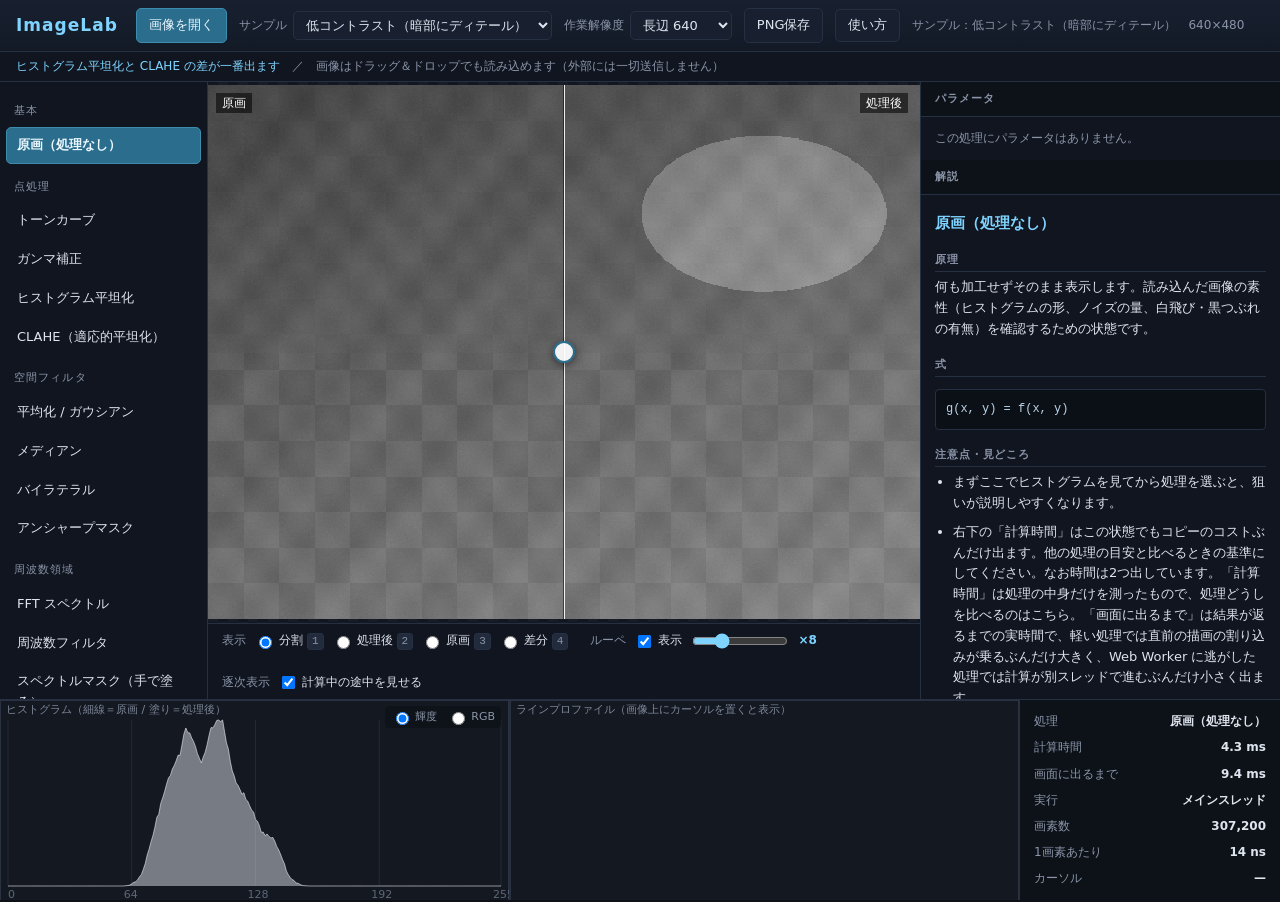
<file: index.html>
<!DOCTYPE html>
<html lang="ja">
<head>
<meta charset="UTF-8">
<meta name="viewport" content="width=device-width, initial-scale=1">
<title>ImageLab — 画像処理デモ集</title>
<meta name="description" content="ブラウザだけで動く画像処理デモ集。トーンカーブ・ノイズ除去・FFT スペクトル・二値化・デモザイク・レンズ歪み補正などを、その場でパラメータを動かしながら見比べられます。画像は端末の外に出ません。">
<!-- 外部ファイルを増やさないため、アイコンは data URI で埋め込む（favicon.ico の 404 除け） -->
<link rel="icon" href="data:image/svg+xml,%3Csvg xmlns='http://www.w3.org/2000/svg' viewBox='0 0 32 32'%3E%3Crect width='32' height='32' rx='6' fill='%231b1f24'/%3E%3Crect x='6' y='6' width='9' height='9' fill='%23e05c5c'/%3E%3Crect x='17' y='6' width='9' height='9' fill='%235ca8e0'/%3E%3Crect x='6' y='17' width='9' height='9' fill='%235ce08a'/%3E%3Crect x='17' y='17' width='9' height='9' fill='%23e0c95c'/%3E%3C/svg%3E">
<link rel="stylesheet" href="css/style.css">
</head>
<body>

<header id="appbar">
  <h1>ImageLab</h1>
  <div class="bar">
    <button id="btn-open" class="primary">画像を開く</button>
    <input type="file" id="file-input" accept="image/*" hidden>

    <label class="field">サンプル
      <select id="sample-select"></select>
    </label>

    <label class="field">作業解像度
      <select id="res-select">
        <option value="640" selected>長辺 640</option>
        <option value="1024">長辺 1024</option>
        <option value="1600">長辺 1600</option>
        <option value="0">原寸</option>
      </select>
    </label>

    <button id="btn-save">PNG保存</button>

    <!-- 別タブで開く。同じタブだと、戻ったときに読み込んだ写真が消えるため。 -->
    <a id="btn-guide" class="btnlink" href="guide.html" target="_blank" rel="noopener">使い方</a>

    <span id="img-info" class="info"></span>
  </div>
</header>

<div id="sample-hint-bar"><span id="sample-hint"></span>　／　画像はドラッグ＆ドロップでも読み込めます（外部には一切送信しません）</div>

<main>
  <nav id="oplist"></nav>

  <section id="stage">
    <div id="viewer-wrap">
      <canvas id="view"></canvas>
      <canvas id="loupe"></canvas>
      <div id="split-handle"><i></i></div>
    </div>

    <div id="viewer-tools">
      <div class="group">
        <span class="gl">表示</span>
        <label><input type="radio" name="vmode" value="split" checked> 分割 <kbd>1</kbd></label>
        <label><input type="radio" name="vmode" value="result"> 処理後 <kbd>2</kbd></label>
        <label><input type="radio" name="vmode" value="source"> 原画 <kbd>3</kbd></label>
        <label><input type="radio" name="vmode" value="diff"> 差分 <kbd>4</kbd></label>
      </div>
      <div class="group" id="diff-gain-row" style="display:none">
        <span class="gl">差分ゲイン</span>
        <input type="range" id="diff-gain" min="1" max="20" step="1" value="4">
        <b id="diff-gain-val">×4</b>
      </div>
      <div class="group">
        <span class="gl">ルーペ</span>
        <label><input type="checkbox" id="loupe-on" checked> 表示</label>
        <input type="range" id="loupe-zoom" min="2" max="24" step="1" value="8">
        <b id="loupe-zoom-val">×8</b>
      </div>
      <div class="group">
        <span class="gl">逐次表示</span>
        <label title="重い処理の途中経過を、処理済みの帯が上から降りてくる形で見せます。実演向け。">
          <input type="checkbox" id="prog-on" checked> 計算中の途中を見せる</label>
      </div>
    </div>
  </section>

  <aside id="side">
    <div class="panel">
      <h2 class="ph">パラメータ</h2>
      <div id="params"></div>
    </div>
    <div class="panel grow">
      <h2 class="ph">解説</h2>
      <div id="explain"></div>
    </div>
  </aside>
</main>

<footer id="bottom">
  <div class="cell">
    <canvas id="hist"></canvas>
    <div class="cellbar">
      <label><input type="radio" name="hch" value="y" checked> 輝度</label>
      <label><input type="radio" name="hch" value="rgb"> RGB</label>
    </div>
  </div>
  <div class="cell">
    <canvas id="profile"></canvas>
  </div>
  <div id="stats">
    <div id="prog"><div class="track"><i id="prog-bar"></i></div><span id="prog-text"></span></div>
    <div id="stat-rows"></div>
  </div>
</footer>

<!-- 素の classic script。file:// でそのまま開けるよう ES Modules は使っていない。
     処理を1つ足すときは js/ops/ にファイルを置き、ここに1行足す。 -->
<script src="js/core.js"></script>
<script src="js/fft.js"></script>
<script src="js/registry.js"></script>
<script src="js/worker.js"></script>
<script src="js/samples.js"></script>
<script src="js/viewer.js"></script>
<script src="js/histogram.js"></script>

<script src="js/ops/tone.js"></script>
<script src="js/ops/gamma.js"></script>
<script src="js/ops/histeq.js"></script>
<script src="js/ops/clahe.js"></script>

<script src="js/ops/blur.js"></script>
<script src="js/ops/median.js"></script>
<script src="js/ops/bilateral.js"></script>
<script src="js/ops/unsharp.js"></script>

<script src="js/ops/fft.js"></script>
<script src="js/ops/fftfilter.js"></script>
<script src="js/ops/fftmask.js"></script>

<script src="js/ops/noise.js"></script>
<script src="js/ops/denoisecmp.js"></script>

<script src="js/ops/sobel.js"></script>
<script src="js/ops/laplacian.js"></script>
<script src="js/ops/canny.js"></script>

<script src="js/ops/threshold.js"></script>
<script src="js/ops/morphology.js"></script>

<script src="js/ops/demosaic.js"></script>
<script src="js/ops/affine.js"></script>
<script src="js/ops/lensdist.js"></script>

<script src="js/main.js"></script>
</body>
</html>
</file>
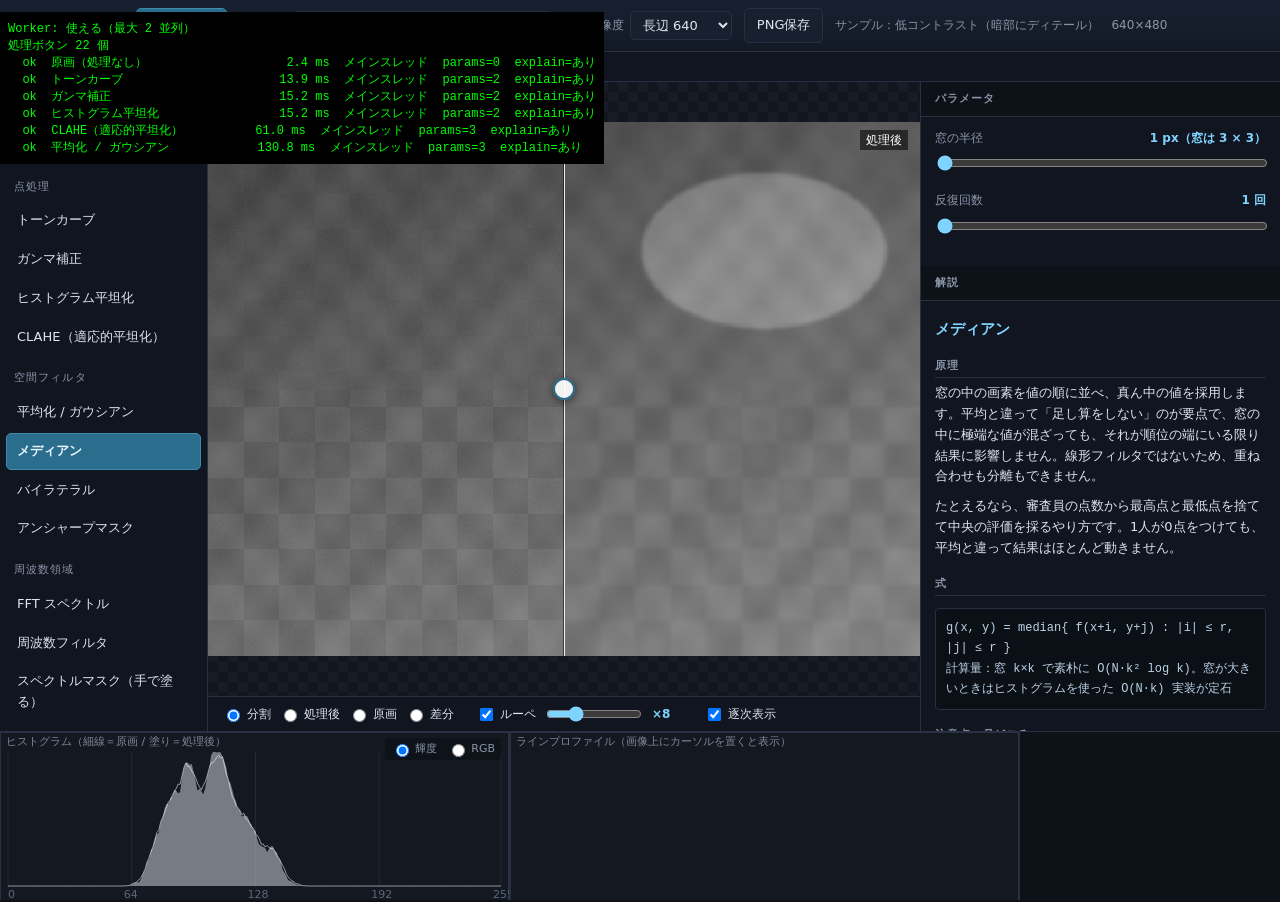
<file: _selfcheck.html>
<!DOCTYPE html>
<html lang="ja">
<head>
<meta charset="UTF-8">
<title>ImageLab 自己チェック（開発用）</title>
<link rel="stylesheet" href="css/style.css">
<style>#dbg{position:fixed;left:0;top:0;z-index:9999;background:#000;color:#0f0;font:12px monospace;white-space:pre;padding:8px;max-height:100vh;overflow:auto}</style>
</head>
<body>
<pre id="dbg">running…</pre>

<header id="appbar">
  <h1>ImageLab</h1>
  <div class="bar">
    <button id="btn-open" class="primary">画像を開く</button>
    <input type="file" id="file-input" accept="image/*" hidden>
    <label class="field">サンプル <select id="sample-select"></select></label>
    <label class="field">作業解像度
      <select id="res-select">
        <option value="640" selected>長辺 640</option>
        <option value="1024">長辺 1024</option>
        <option value="1600">長辺 1600</option>
        <option value="0">原寸</option>
      </select>
    </label>
    <button id="btn-save">PNG保存</button>
    <span id="img-info" class="info"></span>
  </div>
</header>
<div id="sample-hint-bar"><span id="sample-hint"></span></div>
<main>
  <nav id="oplist"></nav>
  <section id="stage">
    <div id="viewer-wrap">
      <canvas id="view"></canvas><canvas id="loupe"></canvas><div id="split-handle"><i></i></div>
    </div>
    <div id="viewer-tools">
      <div class="group">
        <label><input type="radio" name="vmode" value="split" checked> 分割</label>
        <label><input type="radio" name="vmode" value="result"> 処理後</label>
        <label><input type="radio" name="vmode" value="source"> 原画</label>
        <label><input type="radio" name="vmode" value="diff"> 差分</label>
      </div>
      <div class="group" id="diff-gain-row" style="display:none">
        <input type="range" id="diff-gain" min="1" max="20" step="1" value="4"><b id="diff-gain-val">×4</b>
      </div>
      <div class="group">
        <label><input type="checkbox" id="loupe-on" checked> ルーペ</label>
        <input type="range" id="loupe-zoom" min="2" max="24" step="1" value="8"><b id="loupe-zoom-val">×8</b>
      </div>
      <div class="group">
        <label><input type="checkbox" id="prog-on" checked> 逐次表示</label>
      </div>
    </div>
  </section>
  <aside id="side">
    <div class="panel"><h2 class="ph">パラメータ</h2><div id="params"></div></div>
    <div class="panel grow"><h2 class="ph">解説</h2><div id="explain"></div></div>
  </aside>
</main>
<footer id="bottom">
  <div class="cell"><canvas id="hist"></canvas>
    <div class="cellbar">
      <label><input type="radio" name="hch" value="y" checked> 輝度</label>
      <label><input type="radio" name="hch" value="rgb"> RGB</label>
    </div></div>
  <div class="cell"><canvas id="profile"></canvas></div>
  <div id="stats">
    <div id="prog"><div class="track"><i id="prog-bar"></i></div><span id="prog-text"></span></div>
    <div id="stat-rows"></div>
  </div>
</footer>

<script>
window.__errs = [];
window.addEventListener('error', function (e) {
  window.__errs.push('ERROR: ' + e.message + ' @ ' + (e.filename || '').split('/').pop() + ':' + e.lineno);
});
window.addEventListener('unhandledrejection', function (e) {
  window.__errs.push('REJECT: ' + (e.reason && e.reason.message ? e.reason.message : e.reason));
});
</script>
<script src="js/core.js"></script>
<script src="js/fft.js"></script>
<script src="js/registry.js"></script>
<script src="js/worker.js"></script>
<script src="js/samples.js"></script>
<script src="js/viewer.js"></script>
<script src="js/histogram.js"></script>
<script src="js/ops/tone.js"></script>
<script src="js/ops/gamma.js"></script>
<script src="js/ops/histeq.js"></script>
<script src="js/ops/clahe.js"></script>
<script src="js/ops/blur.js"></script>
<script src="js/ops/median.js"></script>
<script src="js/ops/bilateral.js"></script>
<script src="js/ops/unsharp.js"></script>
<script src="js/ops/fft.js"></script>
<script src="js/ops/fftfilter.js"></script>
<script src="js/ops/fftmask.js"></script>
<script src="js/ops/noise.js"></script>
<script src="js/ops/denoisecmp.js"></script>
<script src="js/ops/sobel.js"></script>
<script src="js/ops/laplacian.js"></script>
<script src="js/ops/canny.js"></script>
<script src="js/ops/threshold.js"></script>
<script src="js/ops/morphology.js"></script>
<script src="js/ops/demosaic.js"></script>
<script src="js/ops/affine.js"></script>
<script src="js/ops/lensdist.js"></script>
<script src="js/main.js"></script>

<script>
/* 全処理ボタンと全サンプルを順に叩いて、例外が出ないか・canvas の寸法が合っているかを見る。
   Worker 化で実行が非同期になったので、1つ叩くたびに結果が出るまで待ってから次へ進む。 */
var log = [];
var dbg = document.getElementById('dbg');
function say(s) { log.push(s); dbg.textContent = log.join('\n'); }

function geom(id) {
  var c = document.getElementById(id), r = c.getBoundingClientRect();
  var dpr = window.devicePixelRatio || 1;
  var ok = Math.abs(c.width - Math.round(r.width * dpr)) <= 1 && Math.abs(c.height - Math.round(r.height * dpr)) <= 1;
  return id + ': backing ' + c.width + 'x' + c.height + '  css ' + Math.round(r.width) + 'x' + Math.round(r.height) +
         '  dpr ' + dpr + '  ' + (ok ? 'OK' : '←ずれ');
}

/* 計算が終わるまで待つ。終わると #stat-rows に「計算時間」の行が出る */
function waitIdle(cb, tries) {
  tries = tries || 0;
  var rows = document.getElementById('stat-rows').textContent;
  var busy = document.getElementById('prog').classList.contains('on');
  if (!busy && /計算時間/.test(rows)) { cb(true); return; }
  if (tries > 300) { cb(false); return; }          /* 15 秒であきらめる */
  setTimeout(function () { waitIdle(cb, tries + 1); }, 50);
}

function statOf(name) {
  var rows = document.querySelectorAll('#stat-rows .stat');
  for (var i = 0; i < rows.length; i++) {
    var s = rows[i].querySelector('span'), b = rows[i].querySelector('b');
    if (s && b && s.textContent === name) return b.textContent;
  }
  return '—';
}

function eachSeries(items, step, done) {
  var i = 0;
  (function next() {
    if (i >= items.length) { done(); return; }
    step(items[i], i, function () { i++; next(); });
  })();
}

setTimeout(function () {
  var ops = document.querySelectorAll('#oplist .op');
  say('Worker: ' + (IL.jobs.available() ? '使える（最大 ' + IL.jobs.cores + ' 並列）' : '使えない → 時間分割'));
  say('処理ボタン ' + ops.length + ' 個');

  eachSeries(Array.prototype.slice.call(ops), function (btn, i, next) {
    var before = window.__errs.length;
    document.getElementById('stat-rows').innerHTML = '';
    btn.click();
    waitIdle(function (ok) {
      say('  ' + (window.__errs.length > before ? 'NG  ' : (ok ? 'ok  ' : '時間切れ ')) +
          btn.textContent.padEnd(16, '　') +
          '  ' + statOf('計算時間').padStart(10) +
          '  ' + statOf('実行') +
          '  params=' + document.querySelectorAll('#params .prow').length +
          '  explain=' + (document.getElementById('explain').textContent.length > 100 ? 'あり' : 'なし'));
      next();
    });
  }, function () {

    var sel = document.getElementById('sample-select');
    say('サンプル ' + sel.options.length + ' 個');
    var idx = [];
    for (var k = 0; k < sel.options.length; k++) idx.push(k);

    eachSeries(idx, function (k, i, next) {
      var b2 = window.__errs.length;
      document.getElementById('stat-rows').innerHTML = '';
      sel.selectedIndex = k;
      sel.dispatchEvent(new Event('change'));
      waitIdle(function (ok) {
        say('  ' + (window.__errs.length > b2 ? 'NG  ' : (ok ? 'ok  ' : '時間切れ ')) +
            sel.options[k].textContent + '  ' + document.getElementById('img-info').textContent);
        next();
      });
    }, function () {

      /* 重い処理を続けて叩き、前のジョブが捨てられるか（積み上がらないか）を見る */
      say('--- 取り消しの確認（バイラテラルを5回続けて叩く） ---');
      var bi = document.querySelector('#oplist .op[data-id="bilateral"]');
      var e0 = window.__errs.length, t0 = performance.now();
      for (var n = 0; n < 5; n++) bi.click();
      waitIdle(function (ok) {
        var el = performance.now() - t0;
        say('  ' + (window.__errs.length > e0 ? 'NG' : 'ok') +
            '  5回叩いて ' + el.toFixed(0) + ' ms で決着（積み上がっていれば5倍かかる）  ' + statOf('実行'));

        /* トーンカーブに戻して curve ウィジェットの寸法も見る */
        document.querySelector('#oplist .op[data-id="tone"]').click();
        setTimeout(function () {
          say('--- canvas 寸法 ---');
          say(geom('view')); say(geom('hist')); say(geom('profile'));
          var cc = document.querySelector('canvas.curve');
          say('curve canvas: ' + (cc ? cc.width + 'x' + cc.height : 'なし'));
          say('プリセット: ' + document.querySelectorAll('.presets button').length + ' 個');
          say('--- エラー ' + window.__errs.length + ' 件 ---');
          window.__errs.forEach(function (e) { say('  ' + e); });
          say(window.__errs.length === 0 ? '\n例外なし' : '\n例外あり');
        }, 400);
      });
    });
  });
}, 900);
</script>
</body>
</html>
</file>
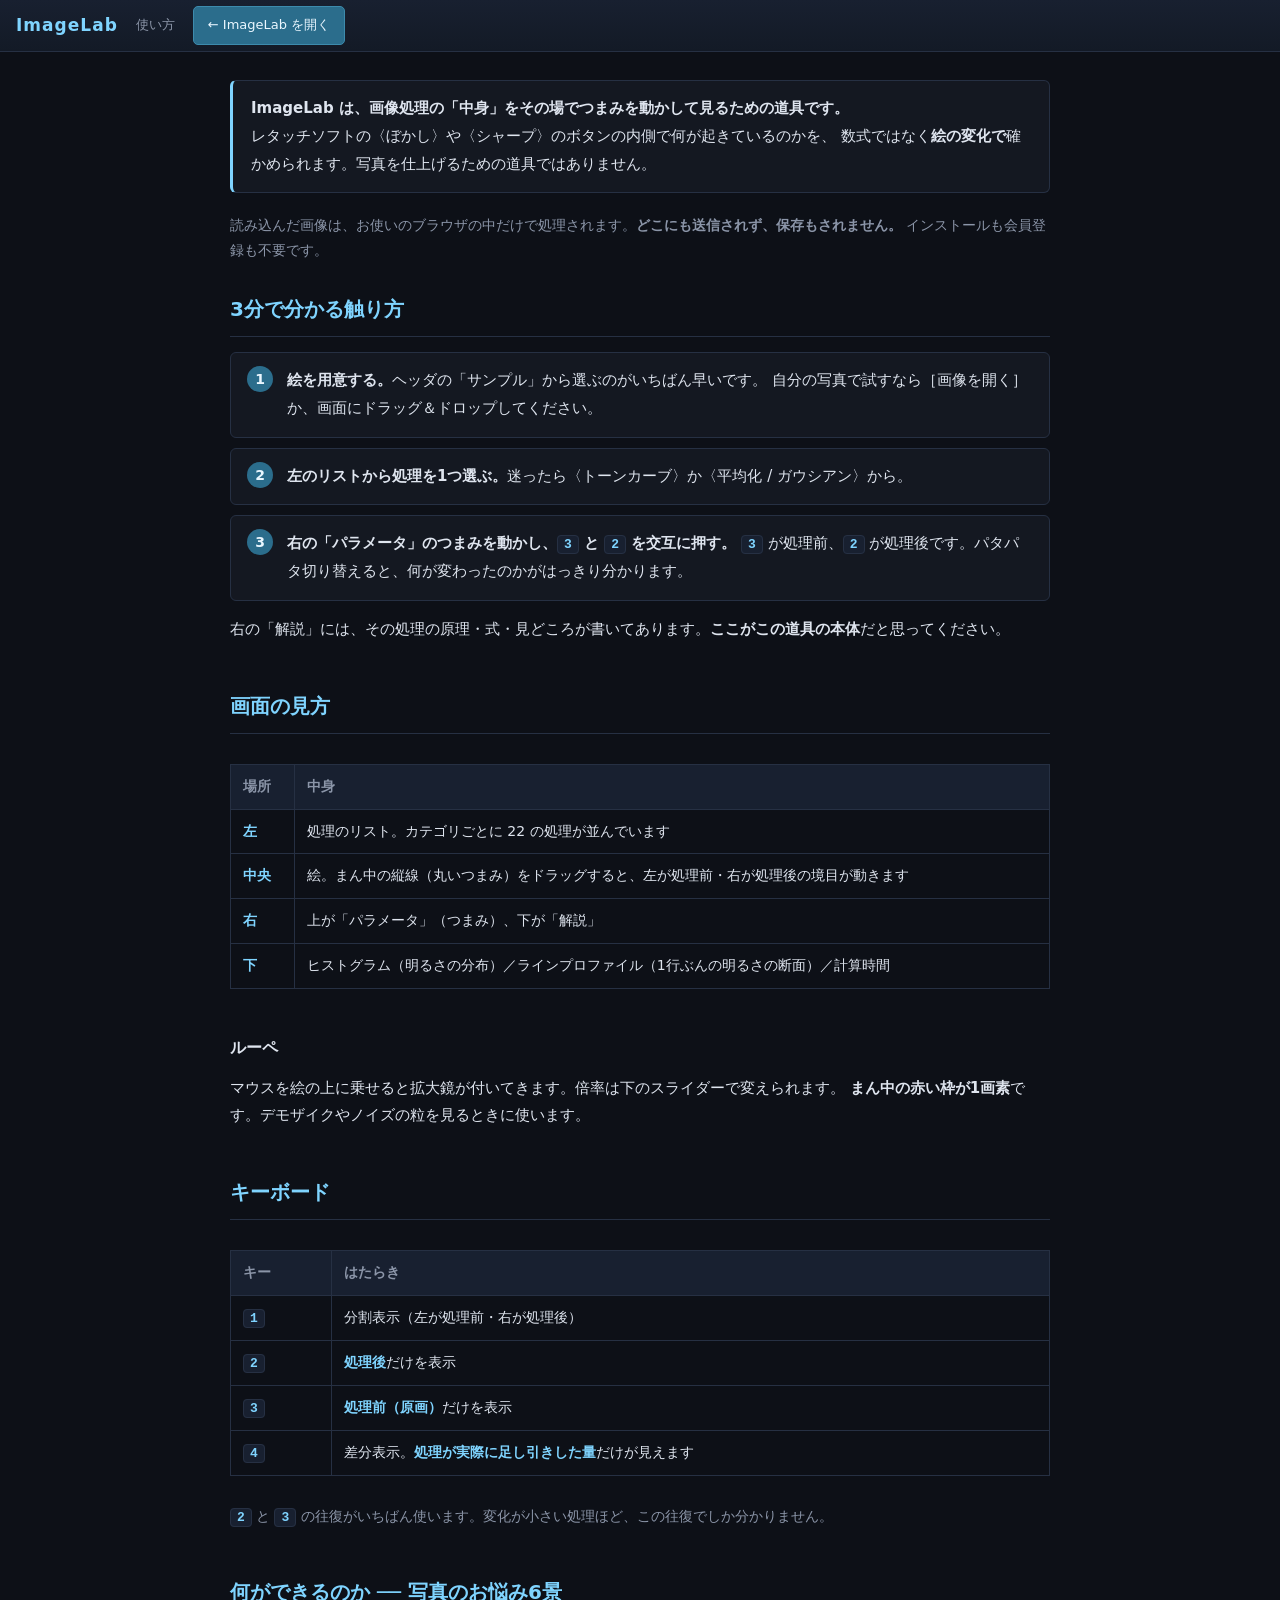
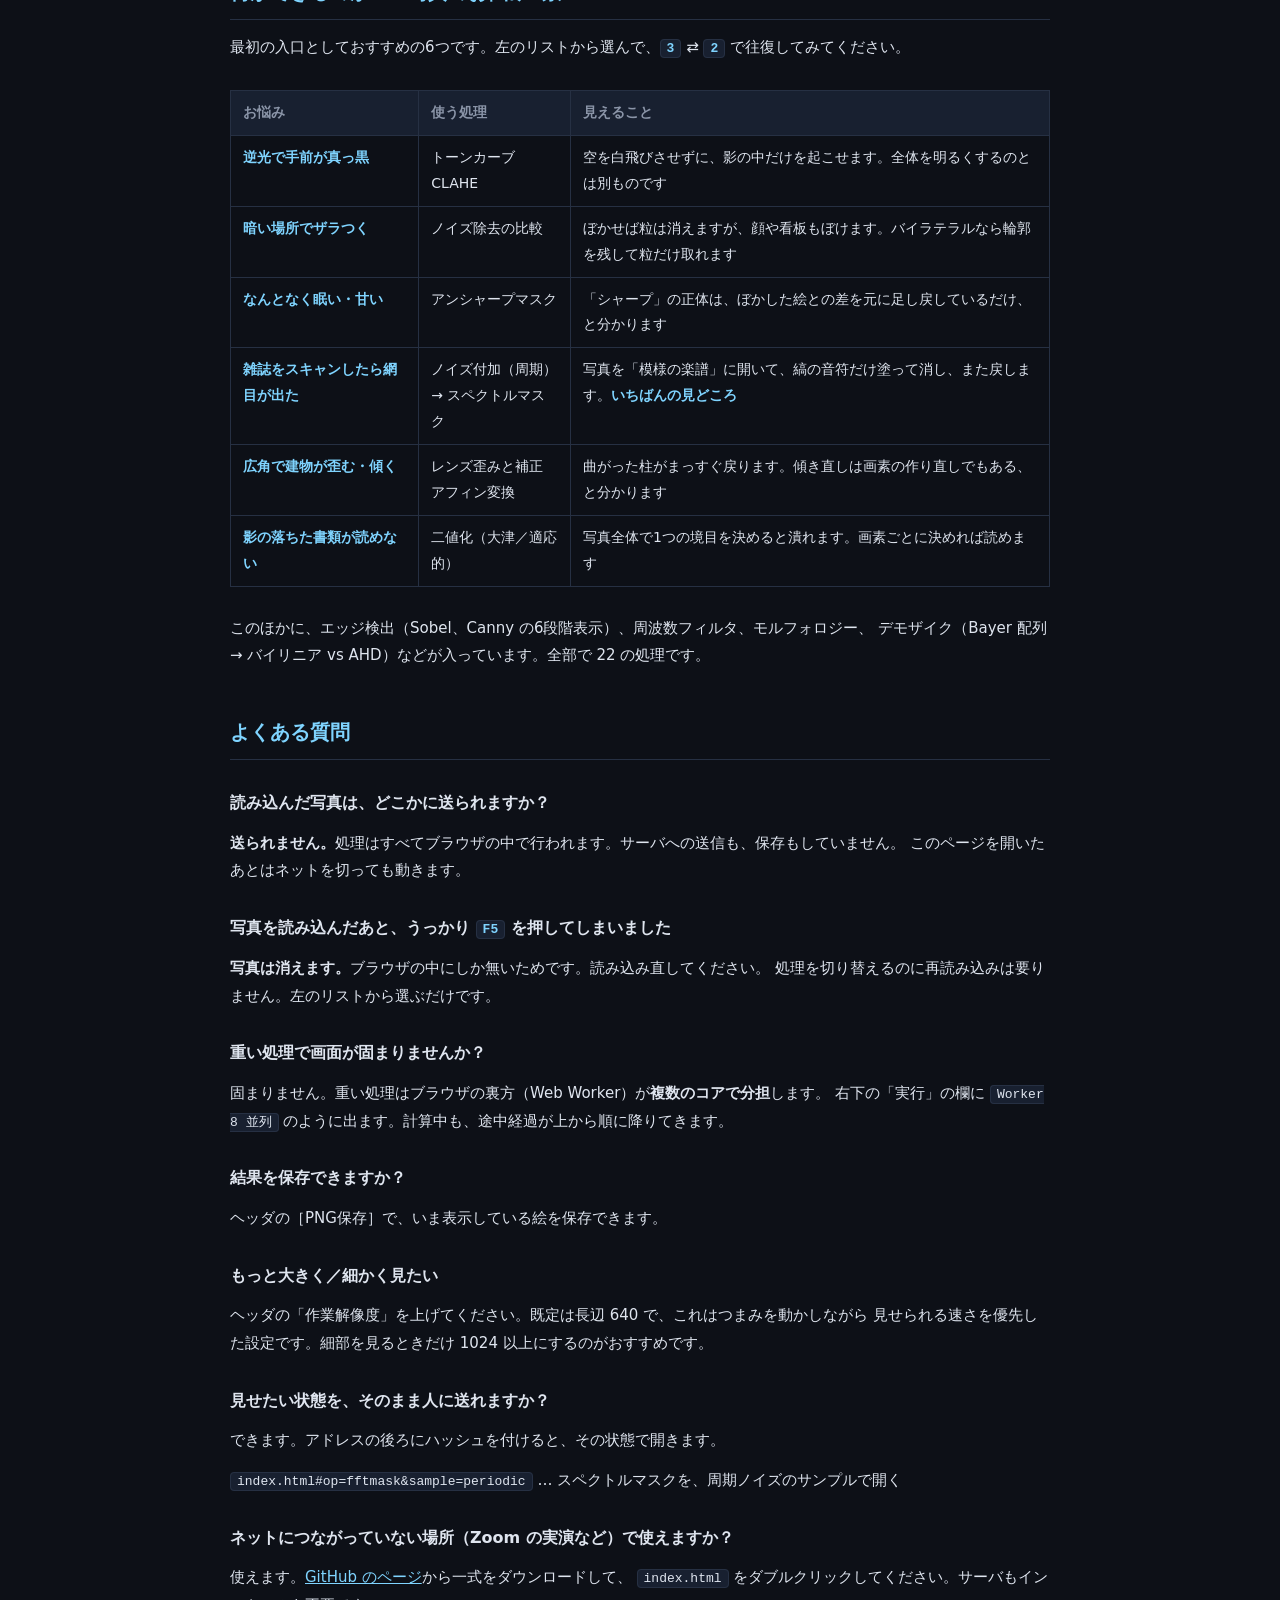
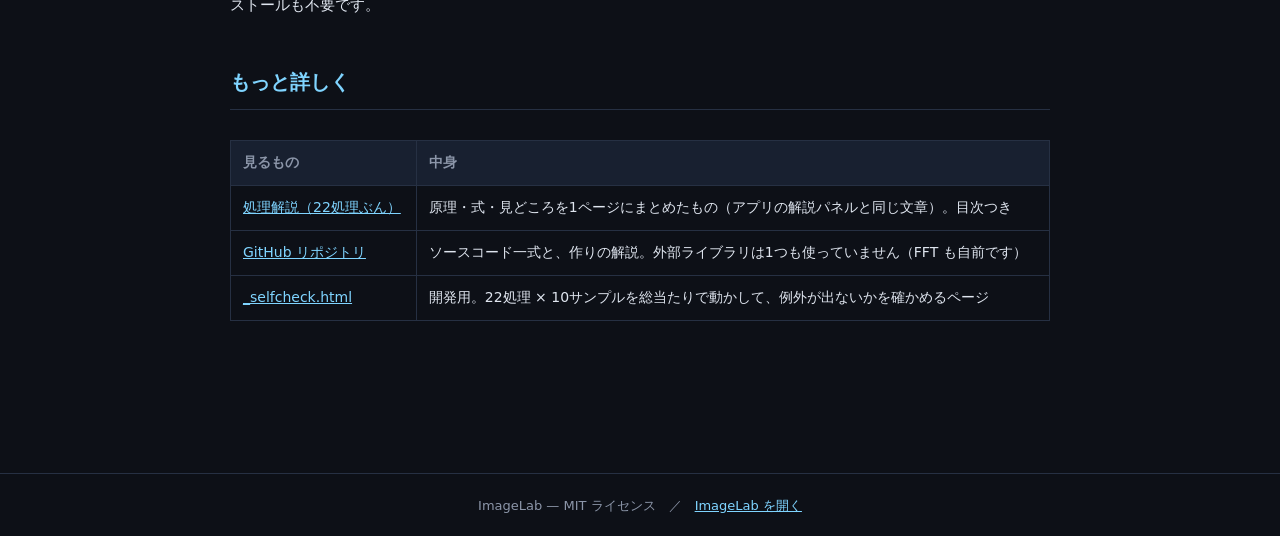
<file: guide.html>
<!DOCTYPE html>
<html lang="ja">
<head>
<meta charset="UTF-8">
<meta name="viewport" content="width=device-width, initial-scale=1">
<title>ImageLab の使い方</title>
<meta name="description" content="ImageLab の使い方。3分で分かる触り方、画面の見方、キーボード操作、写真のお悩み6景、よくある質問。">
<link rel="icon" href="data:image/svg+xml,%3Csvg xmlns='http://www.w3.org/2000/svg' viewBox='0 0 32 32'%3E%3Crect width='32' height='32' rx='6' fill='%231b1f24'/%3E%3Crect x='6' y='6' width='9' height='9' fill='%23e05c5c'/%3E%3Crect x='17' y='6' width='9' height='9' fill='%235ca8e0'/%3E%3Crect x='6' y='17' width='9' height='9' fill='%235ce08a'/%3E%3Crect x='17' y='17' width='9' height='9' fill='%23e0c95c'/%3E%3C/svg%3E">
<style>
/* アプリ（css/style.css）と同じ配色。こちらは読み物なので縦に流す。 */
:root {
  --bg: #0d1017; --panel: #141821; --panel2: #182030; --line: #263043;
  --text: #dfe5ef; --dim: #8b95a8; --accent: #7fd4ff; --accent-dim: #2b6d8c;
}
* { box-sizing: border-box; }
body {
  margin: 0; background: var(--bg); color: var(--text);
  font: 15px/1.85 "Segoe UI", "Yu Gothic UI", system-ui, sans-serif;
}
header {
  display: flex; align-items: center; gap: 18px; flex-wrap: wrap;
  padding: 0 16px; min-height: 52px;
  background: linear-gradient(180deg, #182030, #131a26);
  border-bottom: 1px solid var(--line); position: sticky; top: 0; z-index: 5;
}
header h1 { margin: 0; font-size: 17px; letter-spacing: .06em; color: var(--accent); font-weight: 600; }
header .sub { color: var(--dim); font-size: 13px; }
.btnlink {
  display: inline-block; text-decoration: none;
  background: var(--accent-dim); border: 1px solid #3d8bad; color: #eaf7ff;
  border-radius: 5px; padding: 6px 14px; font-size: 13px;
}
.btnlink:hover { background: #35809f; }
main { max-width: 860px; margin: 0 auto; padding: 8px 20px 80px; }
h2 {
  font-size: 20px; margin: 44px 0 14px; padding-bottom: 8px;
  border-bottom: 1px solid var(--line); color: var(--accent);
}
h2:first-of-type { margin-top: 28px; }
h3 { font-size: 16px; margin: 28px 0 8px; }
p { margin: 12px 0; }
a { color: var(--accent); }
code, kbd {
  background: var(--panel2); border: 1px solid var(--line); border-radius: 4px;
  padding: 1px 6px; font-family: "Consolas", "Yu Gothic UI", monospace; font-size: 13px;
}
kbd { font-weight: 600; color: var(--accent); }
table { border-collapse: collapse; width: 100%; margin: 16px 0; font-size: 14px; }
th, td { border: 1px solid var(--line); padding: 9px 12px; text-align: left; vertical-align: top; }
th { background: var(--panel2); color: var(--dim); font-weight: 600; white-space: nowrap; }
td strong { color: var(--accent); }
.lead {
  background: var(--panel); border: 1px solid var(--line); border-left: 3px solid var(--accent);
  border-radius: 6px; padding: 14px 18px; margin: 20px 0;
}
.note { color: var(--dim); font-size: 13.5px; }
ol li, ul li { margin: 8px 0; }
.steps { counter-reset: s; list-style: none; padding: 0; }
.steps li {
  counter-increment: s; position: relative; padding: 14px 18px 14px 56px; margin: 10px 0;
  background: var(--panel); border: 1px solid var(--line); border-radius: 6px;
}
.steps li::before {
  content: counter(s); position: absolute; left: 16px; top: 13px;
  width: 26px; height: 26px; line-height: 26px; text-align: center;
  background: var(--accent-dim); color: #eaf7ff; border-radius: 50%; font-weight: 700; font-size: 14px;
}
.tablewrap { overflow-x: auto; }
footer {
  border-top: 1px solid var(--line); margin-top: 56px; padding: 20px;
  color: var(--dim); font-size: 13px; text-align: center;
}
</style>
</head>
<body>

<header>
  <h1>ImageLab</h1>
  <span class="sub">使い方</span>
  <a class="btnlink" href="index.html">← ImageLab を開く</a>
</header>

<main>

<div class="lead">
  <strong>ImageLab は、画像処理の「中身」をその場でつまみを動かして見るための道具です。</strong><br>
  レタッチソフトの〈ぼかし〉や〈シャープ〉のボタンの内側で何が起きているのかを、
  数式ではなく<strong>絵の変化で</strong>確かめられます。写真を仕上げるための道具ではありません。
</div>

<p class="note">
  読み込んだ画像は、お使いのブラウザの中だけで処理されます。<strong>どこにも送信されず、保存もされません。</strong>
  インストールも会員登録も不要です。
</p>

<h2>3分で分かる触り方</h2>

<ol class="steps">
  <li><strong>絵を用意する。</strong>ヘッダの「サンプル」から選ぶのがいちばん早いです。
    自分の写真で試すなら［画像を開く］か、画面にドラッグ＆ドロップしてください。</li>
  <li><strong>左のリストから処理を1つ選ぶ。</strong>迷ったら〈トーンカーブ〉か〈平均化 / ガウシアン〉から。</li>
  <li><strong>右の「パラメータ」のつまみを動かし、<kbd>3</kbd> と <kbd>2</kbd> を交互に押す。</strong>
    <kbd>3</kbd> が処理前、<kbd>2</kbd> が処理後です。パタパタ切り替えると、何が変わったのかがはっきり分かります。</li>
</ol>

<p>右の「解説」には、その処理の原理・式・見どころが書いてあります。<strong>ここがこの道具の本体</strong>だと思ってください。</p>

<h2>画面の見方</h2>

<div class="tablewrap">
<table>
  <tr><th>場所</th><th>中身</th></tr>
  <tr><td><strong>左</strong></td><td>処理のリスト。カテゴリごとに 22 の処理が並んでいます</td></tr>
  <tr><td><strong>中央</strong></td><td>絵。まん中の縦線（丸いつまみ）をドラッグすると、左が処理前・右が処理後の境目が動きます</td></tr>
  <tr><td><strong>右</strong></td><td>上が「パラメータ」（つまみ）、下が「解説」</td></tr>
  <tr><td><strong>下</strong></td><td>ヒストグラム（明るさの分布）／ラインプロファイル（1行ぶんの明るさの断面）／計算時間</td></tr>
</table>
</div>

<h3>ルーペ</h3>
<p>マウスを絵の上に乗せると拡大鏡が付いてきます。倍率は下のスライダーで変えられます。
<strong>まん中の赤い枠が1画素</strong>です。デモザイクやノイズの粒を見るときに使います。</p>

<h2>キーボード</h2>

<div class="tablewrap">
<table>
  <tr><th>キー</th><th>はたらき</th></tr>
  <tr><td><kbd>1</kbd></td><td>分割表示（左が処理前・右が処理後）</td></tr>
  <tr><td><kbd>2</kbd></td><td><strong>処理後</strong>だけを表示</td></tr>
  <tr><td><kbd>3</kbd></td><td><strong>処理前（原画）</strong>だけを表示</td></tr>
  <tr><td><kbd>4</kbd></td><td>差分表示。<strong>処理が実際に足し引きした量</strong>だけが見えます</td></tr>
</table>
</div>

<p class="note"><kbd>2</kbd> と <kbd>3</kbd> の往復がいちばん使います。変化が小さい処理ほど、この往復でしか分かりません。</p>

<h2>何ができるのか ── 写真のお悩み6景</h2>

<p>最初の入口としておすすめの6つです。左のリストから選んで、<kbd>3</kbd> ⇄ <kbd>2</kbd> で往復してみてください。</p>

<div class="tablewrap">
<table>
  <tr><th>お悩み</th><th>使う処理</th><th>見えること</th></tr>
  <tr>
    <td><strong>逆光で手前が真っ黒</strong></td>
    <td>トーンカーブ<br>CLAHE</td>
    <td>空を白飛びさせずに、影の中だけを起こせます。全体を明るくするのとは別ものです</td>
  </tr>
  <tr>
    <td><strong>暗い場所でザラつく</strong></td>
    <td>ノイズ除去の比較</td>
    <td>ぼかせば粒は消えますが、顔や看板もぼけます。バイラテラルなら輪郭を残して粒だけ取れます</td>
  </tr>
  <tr>
    <td><strong>なんとなく眠い・甘い</strong></td>
    <td>アンシャープマスク</td>
    <td>「シャープ」の正体は、ぼかした絵との差を元に足し戻しているだけ、と分かります</td>
  </tr>
  <tr>
    <td><strong>雑誌をスキャンしたら網目が出た</strong></td>
    <td>ノイズ付加（周期）<br>→ スペクトルマスク</td>
    <td>写真を「模様の楽譜」に開いて、縞の音符だけ塗って消し、また戻します。<strong>いちばんの見どころ</strong></td>
  </tr>
  <tr>
    <td><strong>広角で建物が歪む・傾く</strong></td>
    <td>レンズ歪みと補正<br>アフィン変換</td>
    <td>曲がった柱がまっすぐ戻ります。傾き直しは画素の作り直しでもある、と分かります</td>
  </tr>
  <tr>
    <td><strong>影の落ちた書類が読めない</strong></td>
    <td>二値化（大津／適応的）</td>
    <td>写真全体で1つの境目を決めると潰れます。画素ごとに決めれば読めます</td>
  </tr>
</table>
</div>

<p>このほかに、エッジ検出（Sobel、Canny の6段階表示）、周波数フィルタ、モルフォロジー、
デモザイク（Bayer 配列 → バイリニア vs AHD）などが入っています。全部で 22 の処理です。</p>

<h2>よくある質問</h2>

<h3>読み込んだ写真は、どこかに送られますか？</h3>
<p><strong>送られません。</strong>処理はすべてブラウザの中で行われます。サーバへの送信も、保存もしていません。
このページを開いたあとはネットを切っても動きます。</p>

<h3>写真を読み込んだあと、うっかり <kbd>F5</kbd> を押してしまいました</h3>
<p><strong>写真は消えます。</strong>ブラウザの中にしか無いためです。読み込み直してください。
処理を切り替えるのに再読み込みは要りません。左のリストから選ぶだけです。</p>

<h3>重い処理で画面が固まりませんか？</h3>
<p>固まりません。重い処理はブラウザの裏方（Web Worker）が<strong>複数のコアで分担</strong>します。
右下の「実行」の欄に <code>Worker 8 並列</code> のように出ます。計算中も、途中経過が上から順に降りてきます。</p>

<h3>結果を保存できますか？</h3>
<p>ヘッダの［PNG保存］で、いま表示している絵を保存できます。</p>

<h3>もっと大きく／細かく見たい</h3>
<p>ヘッダの「作業解像度」を上げてください。既定は長辺 640 で、これはつまみを動かしながら
見せられる速さを優先した設定です。細部を見るときだけ 1024 以上にするのがおすすめです。</p>

<h3>見せたい状態を、そのまま人に送れますか？</h3>
<p>できます。アドレスの後ろにハッシュを付けると、その状態で開きます。</p>
<p><code>index.html#op=fftmask&amp;sample=periodic</code>
… スペクトルマスクを、周期ノイズのサンプルで開く</p>

<h3>ネットにつながっていない場所（Zoom の実演など）で使えますか？</h3>
<p>使えます。<a href="https://github.com/m3-kawasaki/imagelab">GitHub のページ</a>から一式をダウンロードして、
<code>index.html</code> をダブルクリックしてください。サーバもインストールも不要です。</p>

<h2>もっと詳しく</h2>

<div class="tablewrap">
<table>
  <tr><th>見るもの</th><th>中身</th></tr>
  <tr><td><a href="docs/処理解説.html">処理解説（22処理ぶん）</a></td><td>原理・式・見どころを1ページにまとめたもの（アプリの解説パネルと同じ文章）。目次つき</td></tr>
  <tr><td><a href="https://github.com/m3-kawasaki/imagelab">GitHub リポジトリ</a></td><td>ソースコード一式と、作りの解説。外部ライブラリは1つも使っていません（FFT も自前です）</td></tr>
  <tr><td><a href="_selfcheck.html">_selfcheck.html</a></td><td>開発用。22処理 × 10サンプルを総当たりで動かして、例外が出ないかを確かめるページ</td></tr>
</table>
</div>

</main>

<footer>
  ImageLab — MIT ライセンス　／　<a href="index.html">ImageLab を開く</a>
</footer>

</body>
</html>
</file>
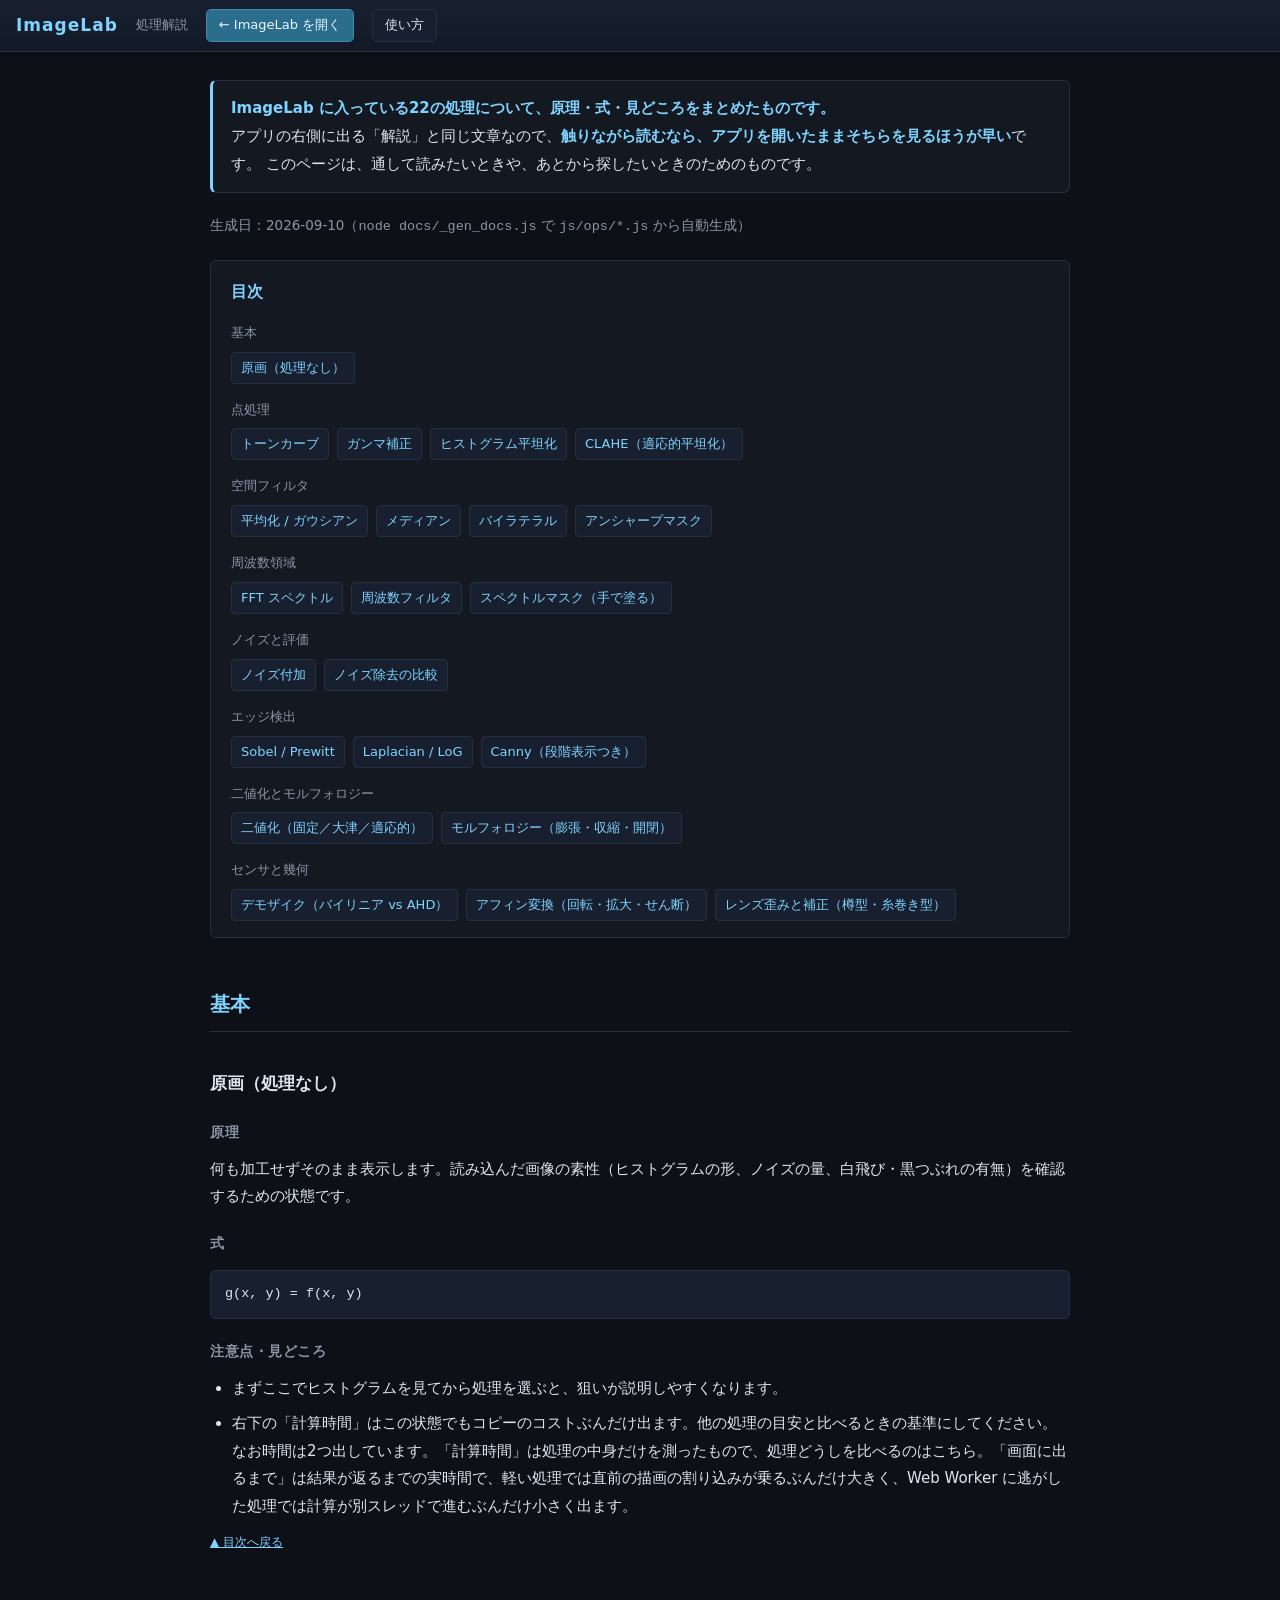
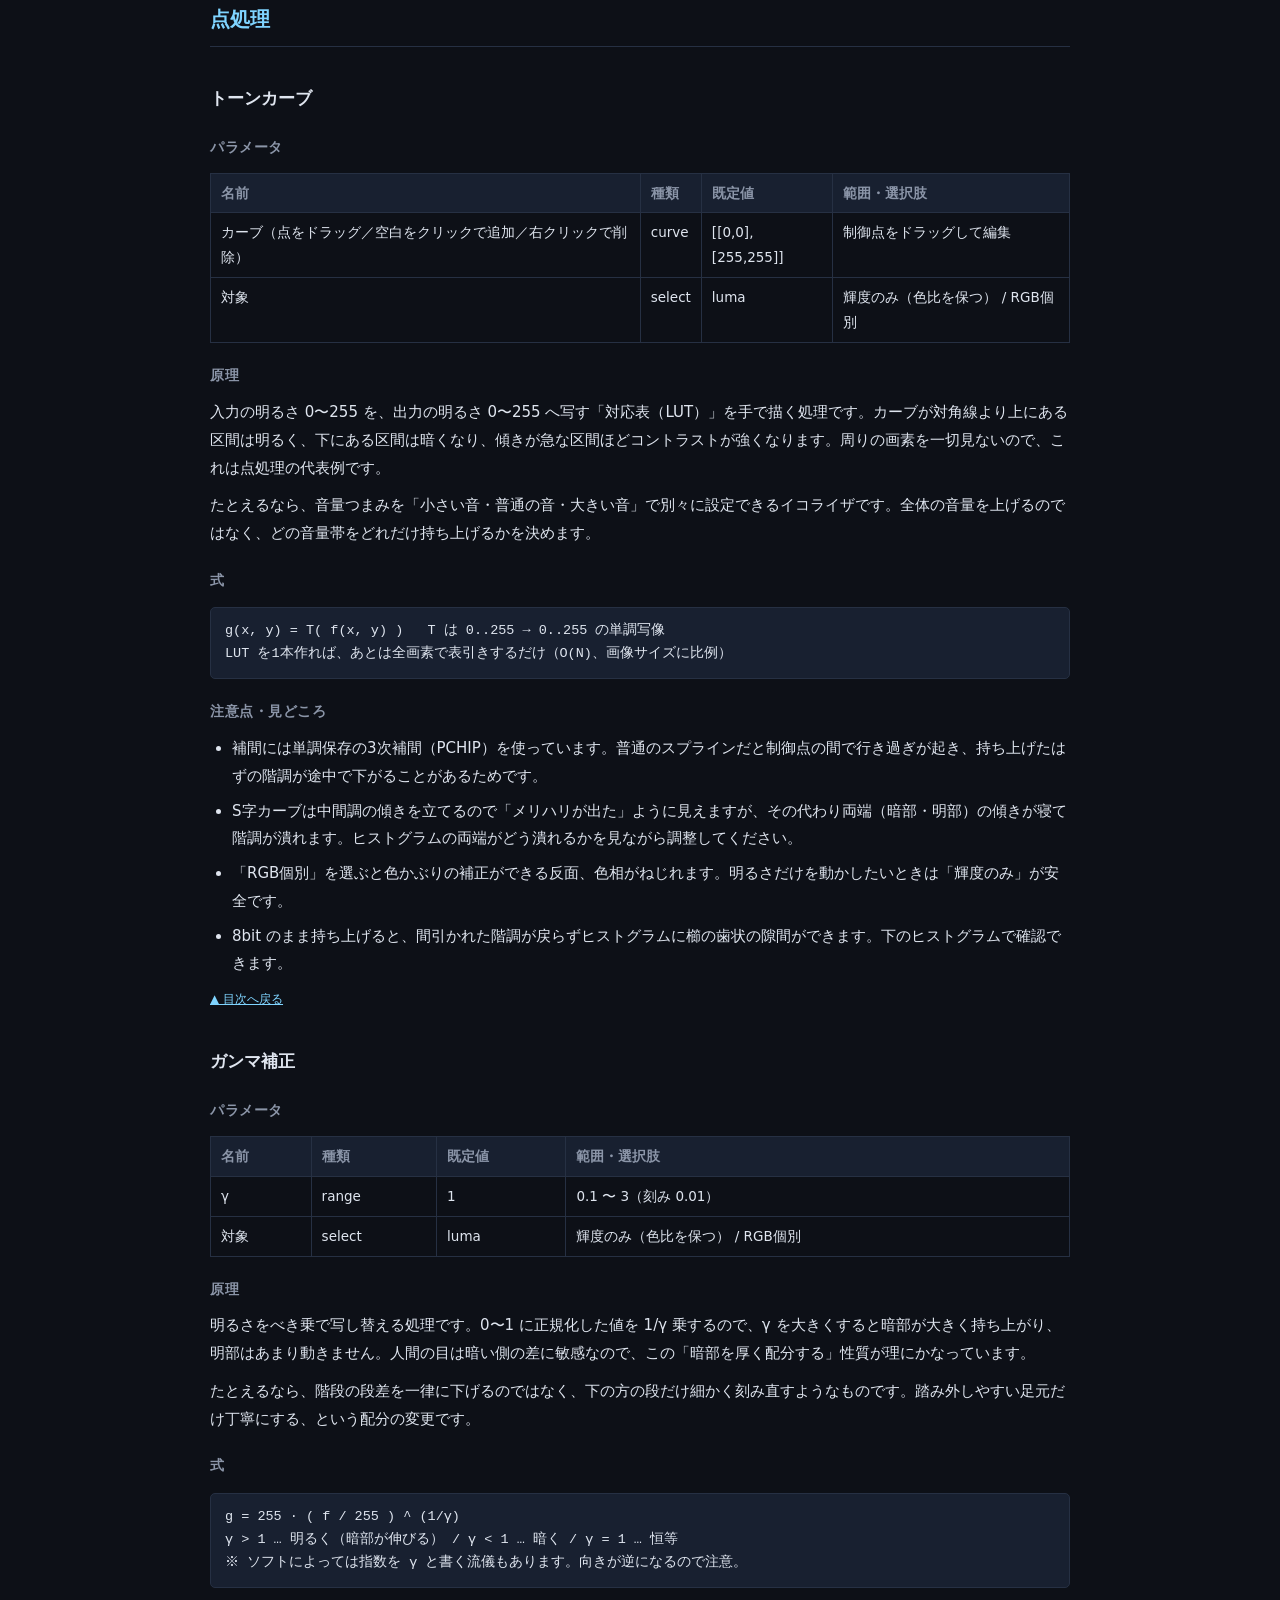
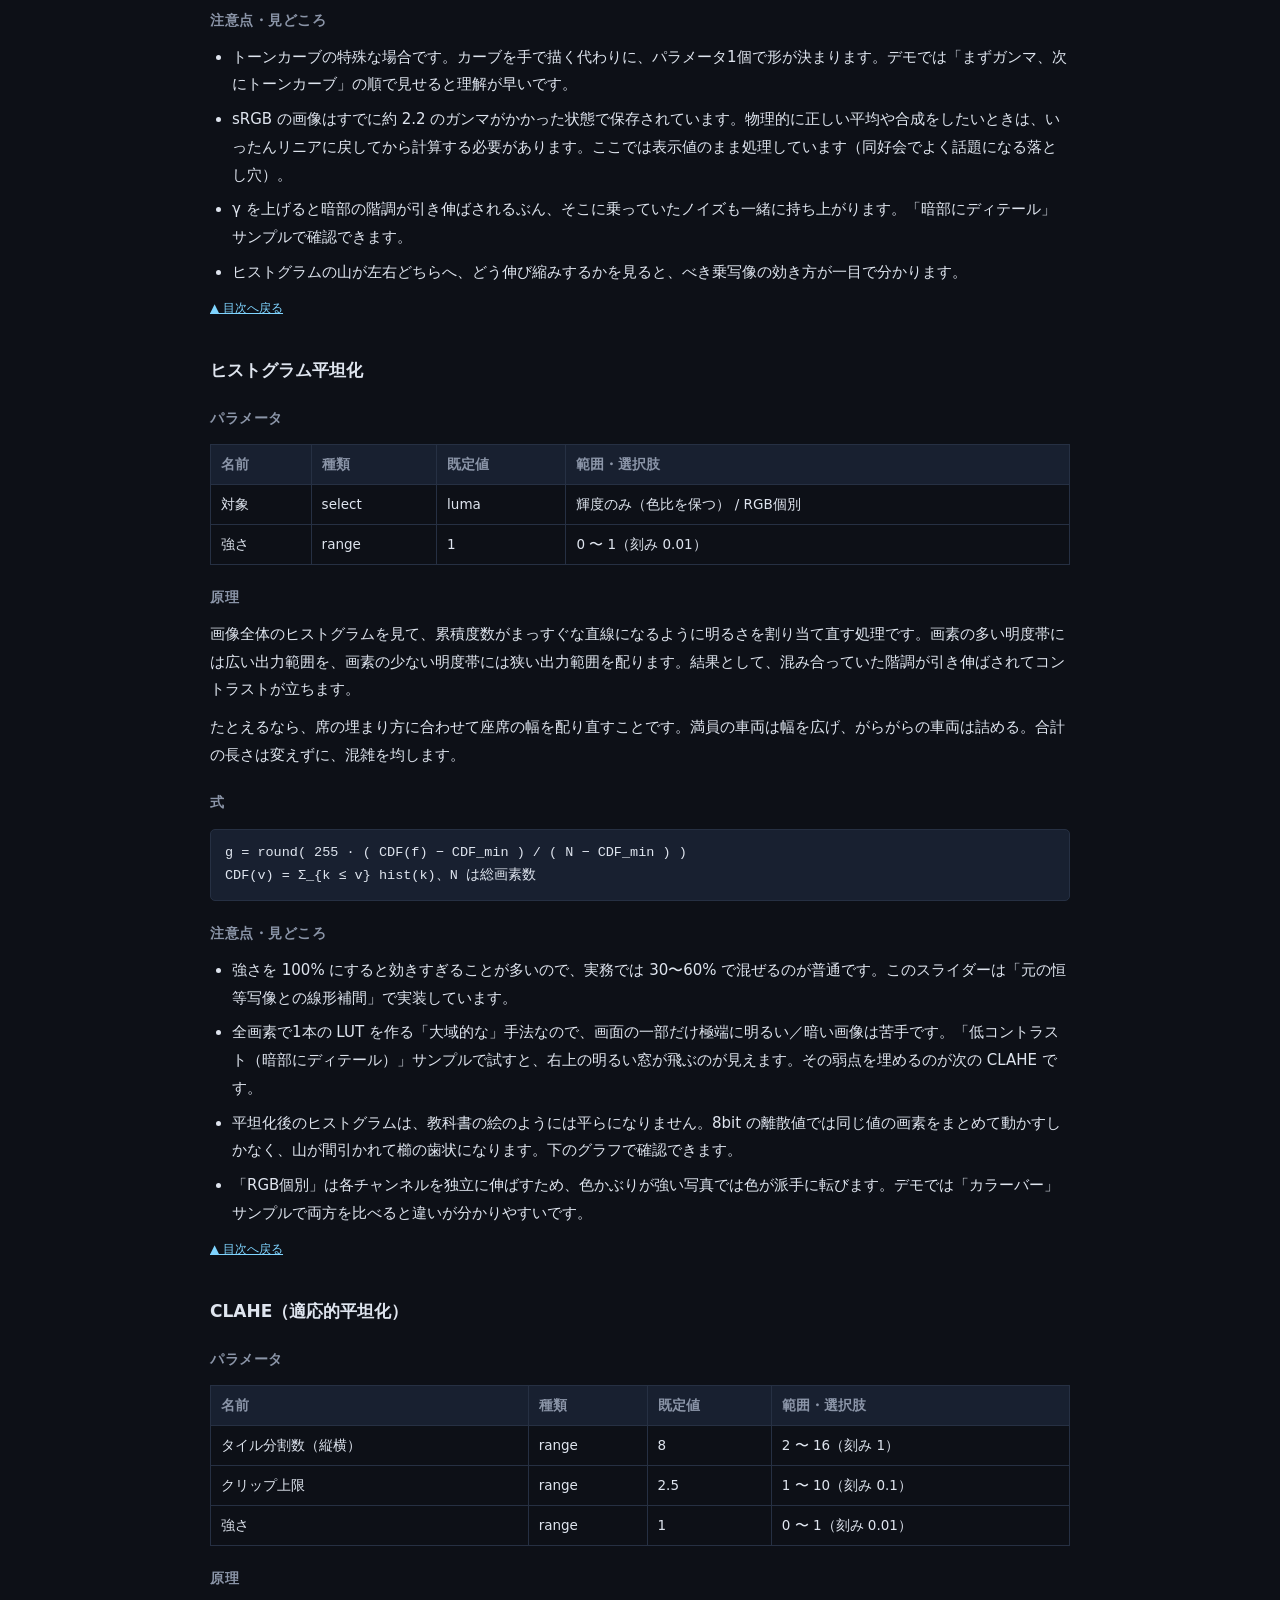
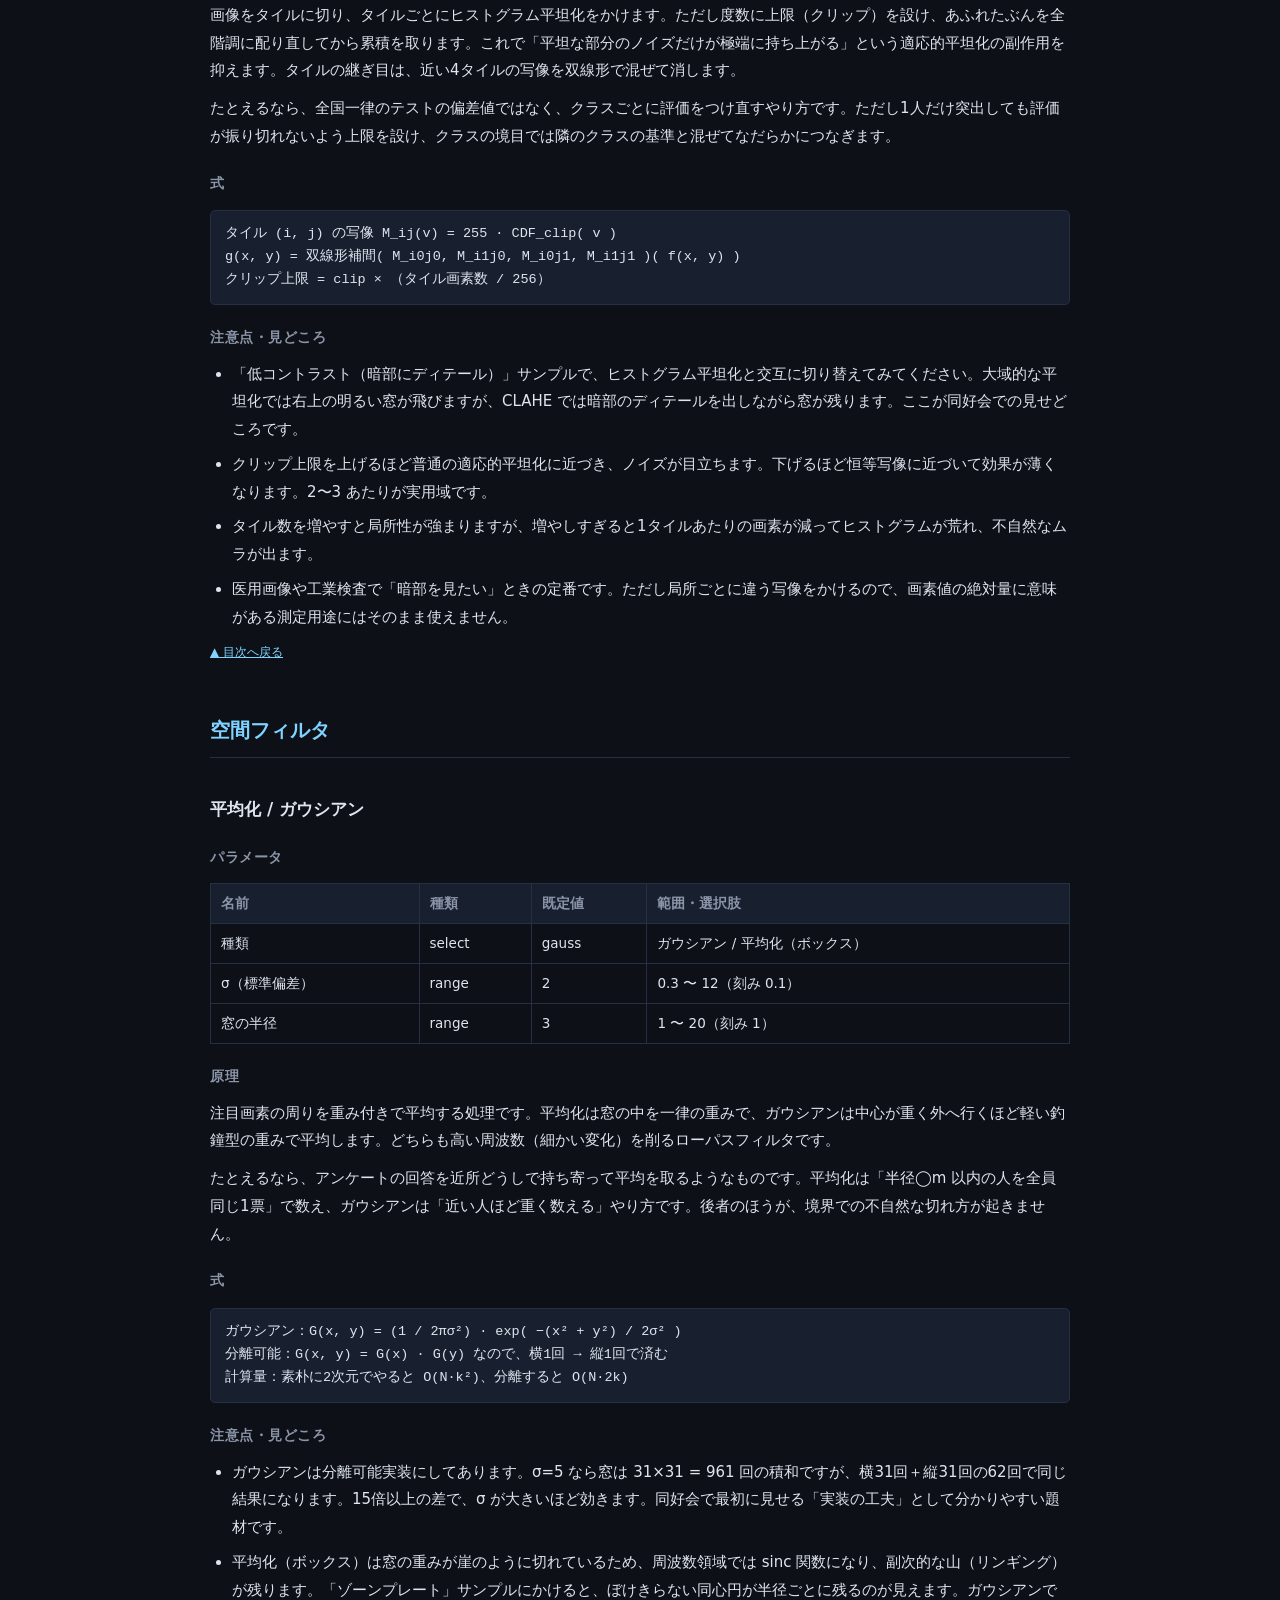
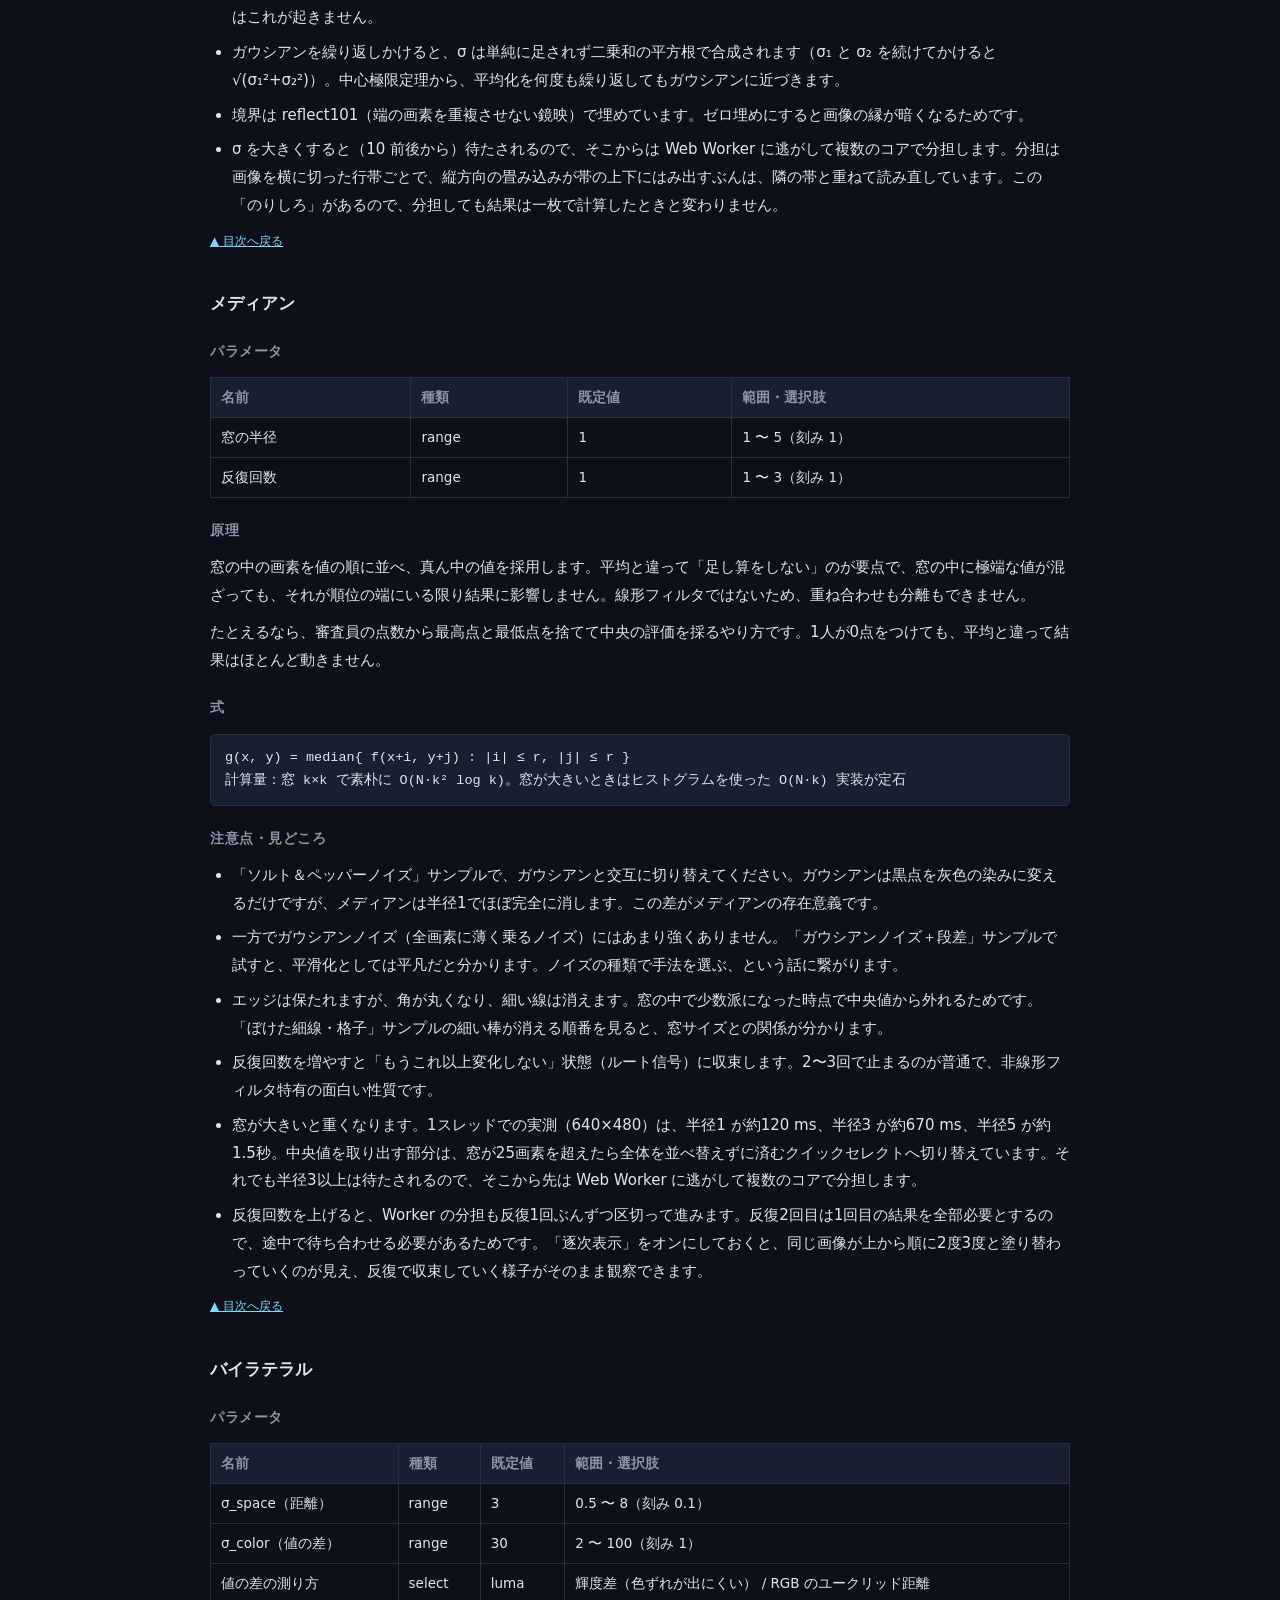
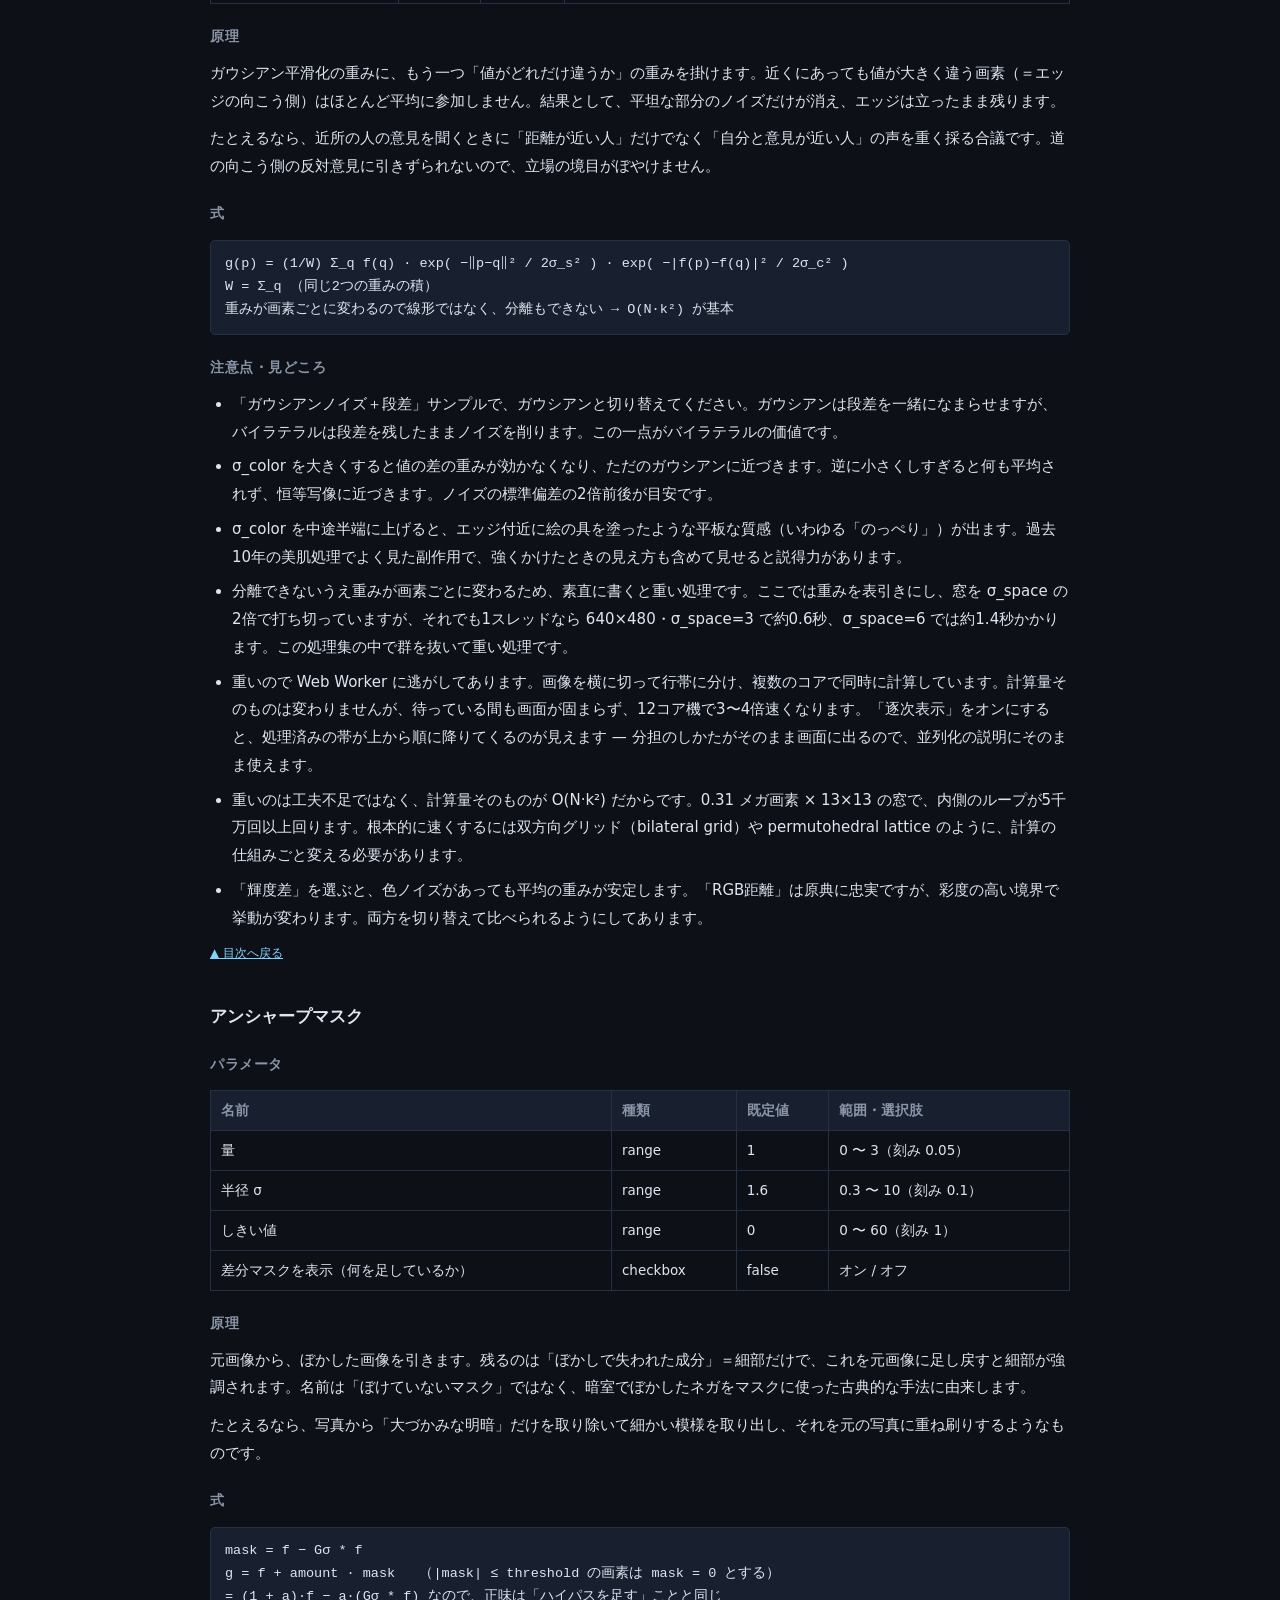
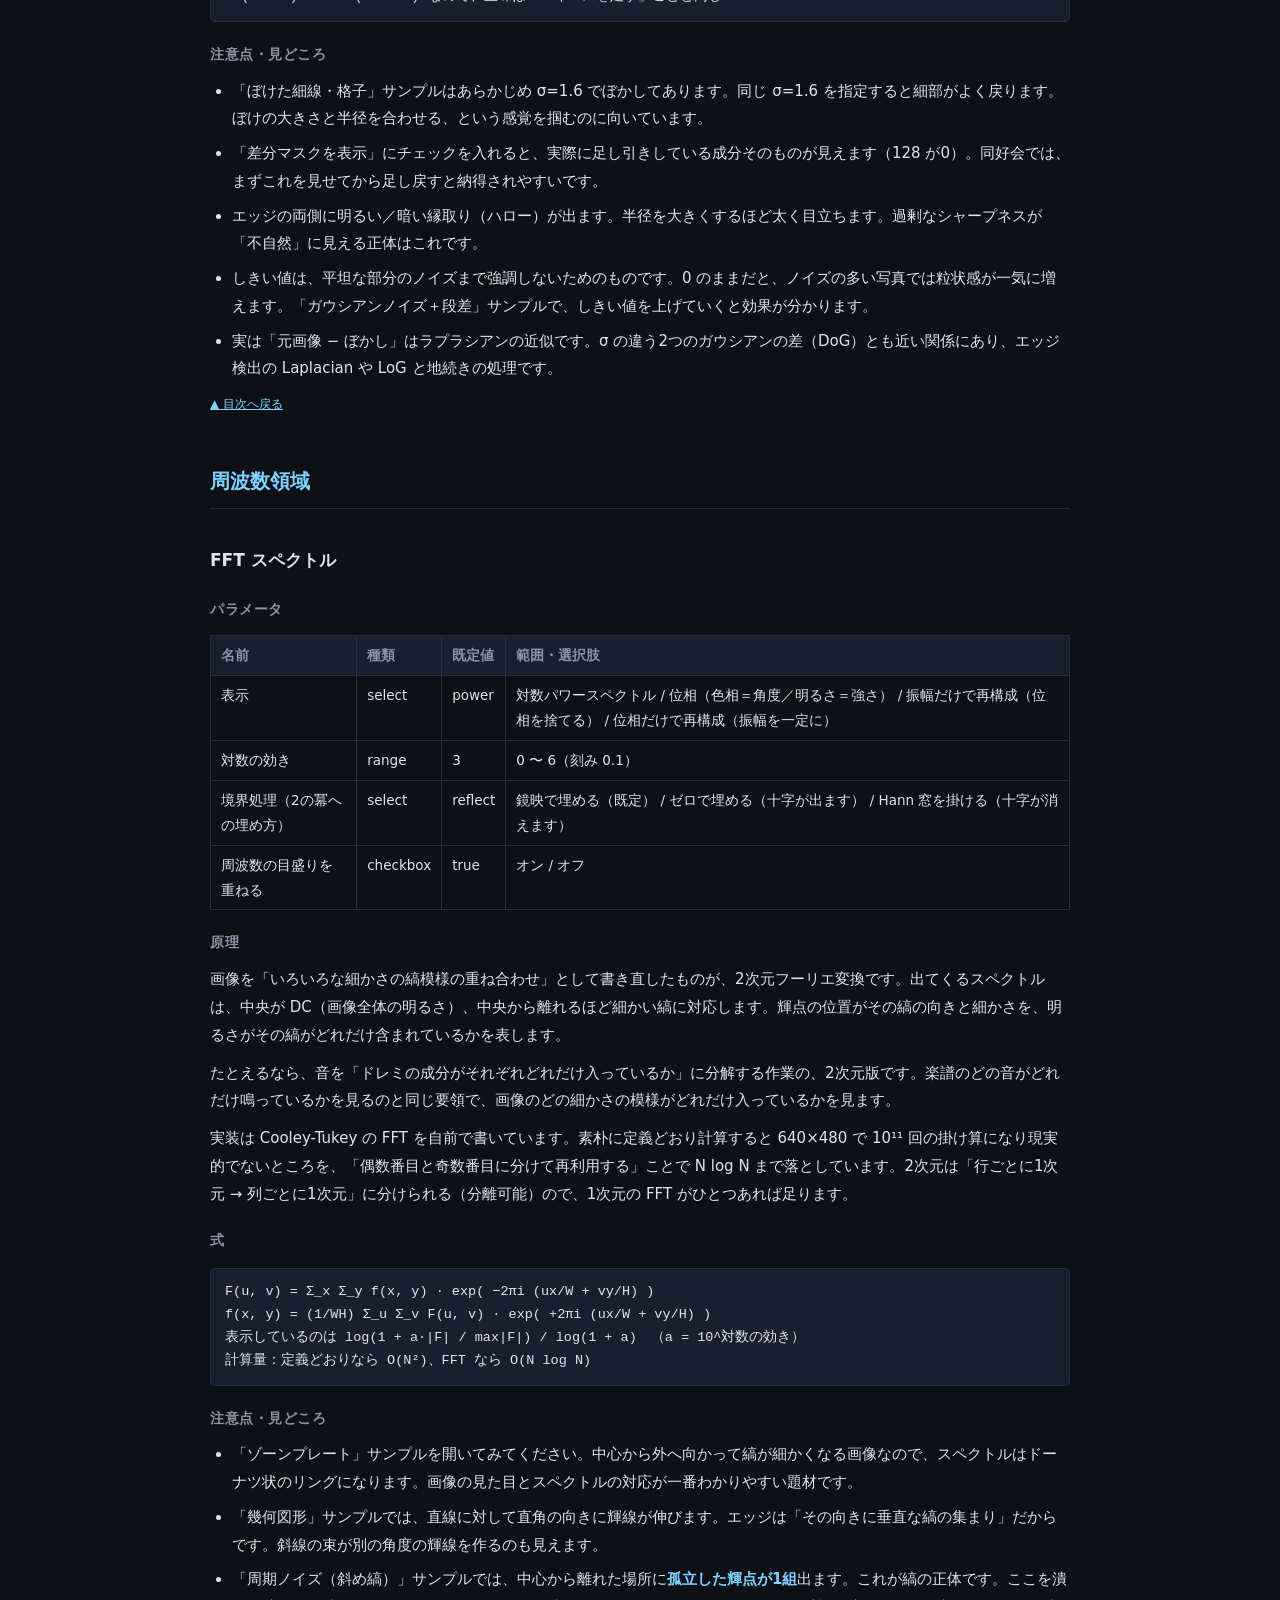
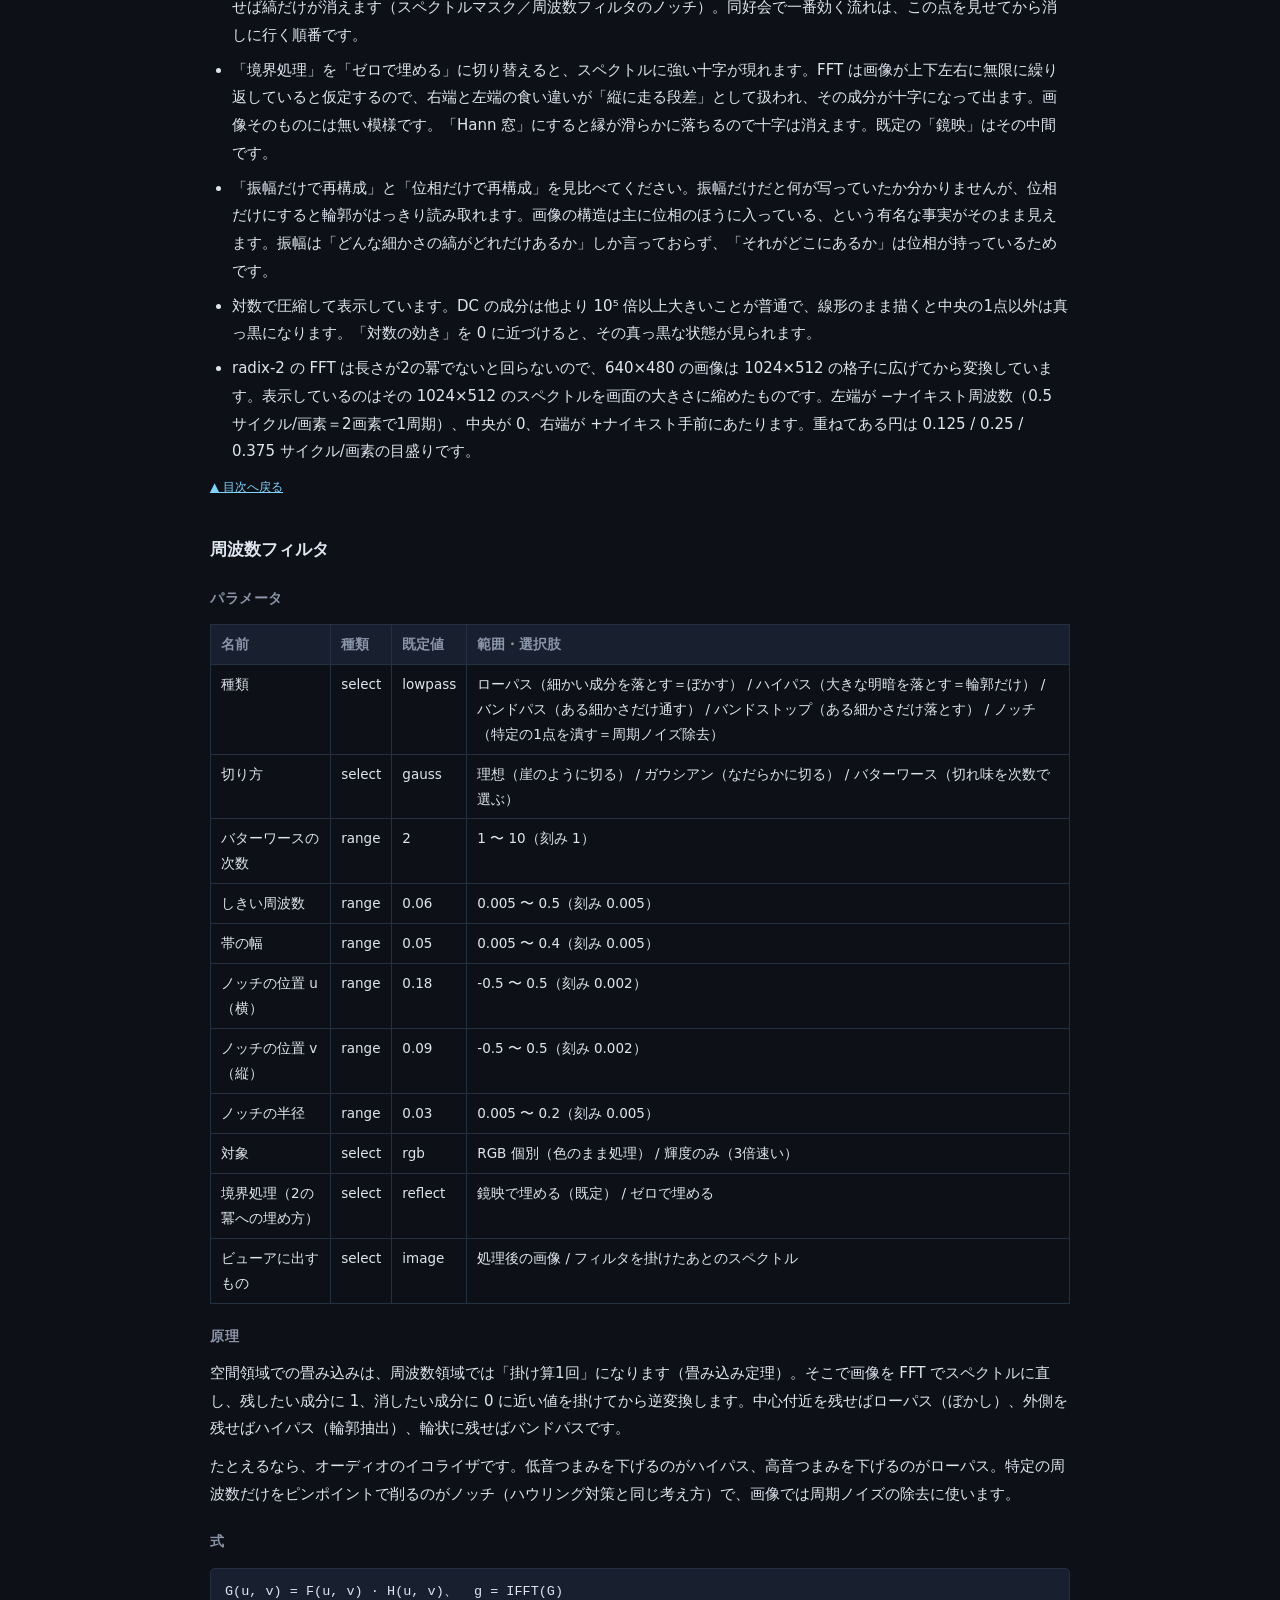
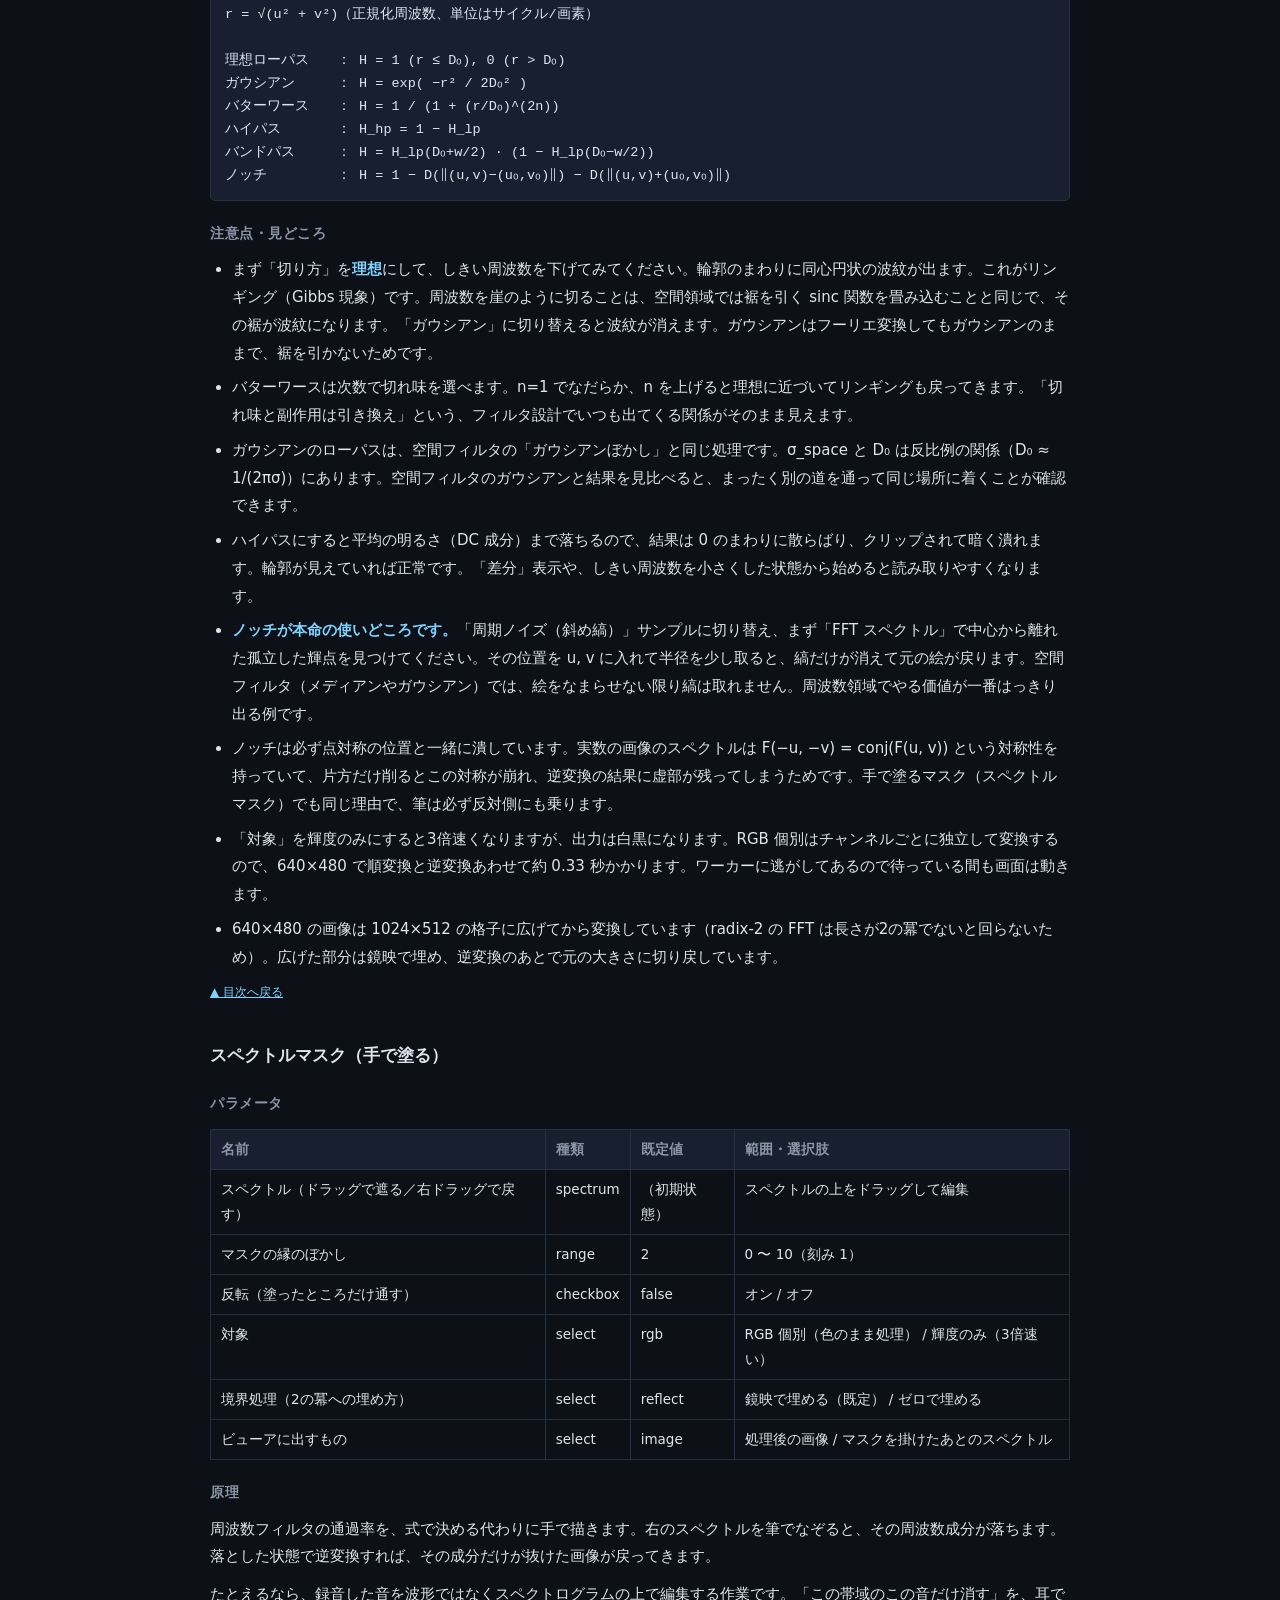
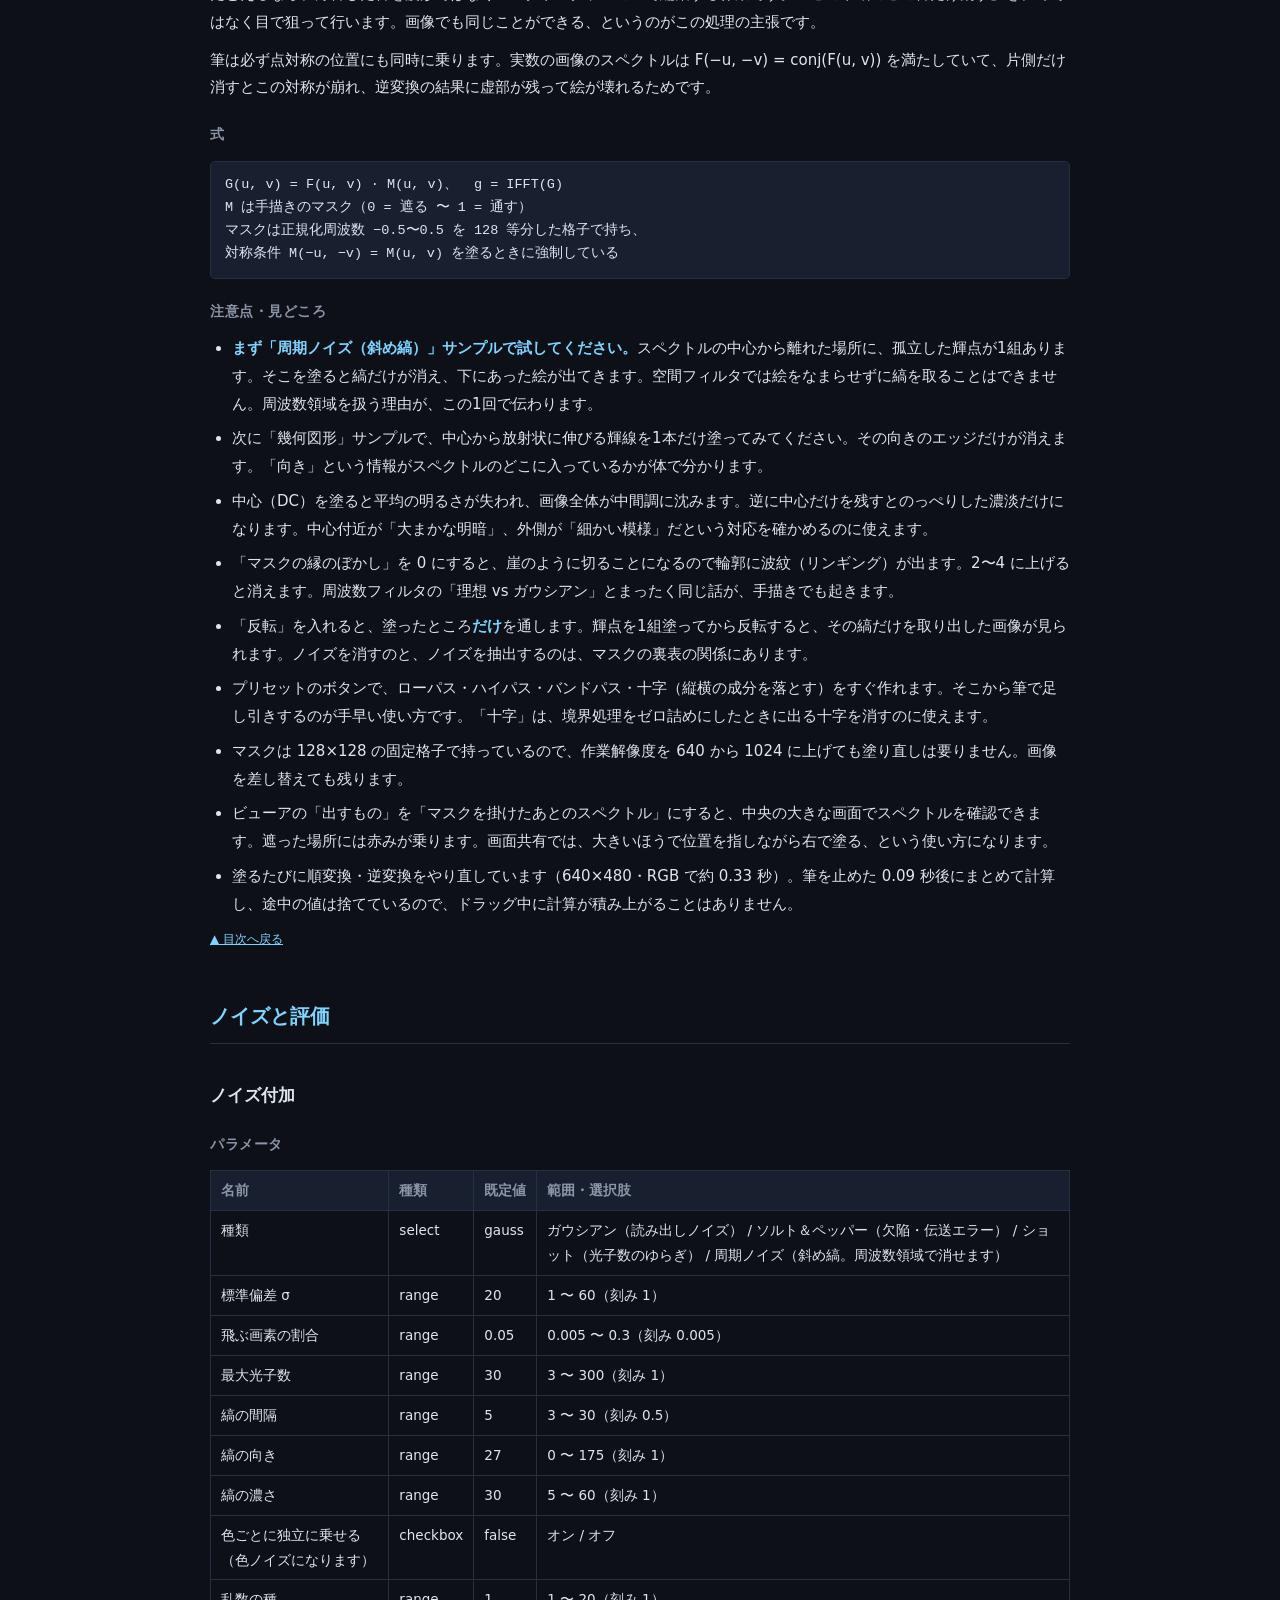
<file: docs/処理解説.html>
<!DOCTYPE html>
<html lang="ja">
<head>
<meta charset="UTF-8">
<meta name="viewport" content="width=device-width, initial-scale=1">
<title>ImageLab 処理解説</title>
<meta name="description" content="ImageLab に入っている22の処理について、原理・式・見どころをまとめた解説。アプリの解説パネルと同じ文章です。">
<link rel="icon" href="data:image/svg+xml,%3Csvg xmlns='http://www.w3.org/2000/svg' viewBox='0 0 32 32'%3E%3Crect width='32' height='32' rx='6' fill='%231b1f24'/%3E%3Crect x='6' y='6' width='9' height='9' fill='%23e05c5c'/%3E%3Crect x='17' y='6' width='9' height='9' fill='%235ca8e0'/%3E%3Crect x='6' y='17' width='9' height='9' fill='%235ce08a'/%3E%3Crect x='17' y='17' width='9' height='9' fill='%23e0c95c'/%3E%3C/svg%3E">
<style>
/* このファイルは docs/_gen_docs.js が生成しています。直接編集しないこと。
   配色は css/style.css と guide.html にそろえてあります。 */
:root {
  --bg:#0d1017; --panel:#141821; --panel2:#182030; --line:#263043;
  --text:#dfe5ef; --dim:#8b95a8; --accent:#7fd4ff; --accent-dim:#2b6d8c;
}
* { box-sizing:border-box; }
body { margin:0; background:var(--bg); color:var(--text);
  font:15px/1.85 "Segoe UI","Yu Gothic UI",system-ui,sans-serif; }
header { display:flex; align-items:center; gap:18px; flex-wrap:wrap;
  padding:0 16px; min-height:52px; background:linear-gradient(180deg,#182030,#131a26);
  border-bottom:1px solid var(--line); position:sticky; top:0; z-index:5; }
header h1 { margin:0; font-size:17px; letter-spacing:.06em; color:var(--accent); font-weight:600; }
header .sub { color:var(--dim); font-size:13px; }
.btnlink { display:inline-block; text-decoration:none; background:var(--panel2); color:var(--text);
  border:1px solid var(--line); border-radius:5px; padding:6px 12px; font-size:13px; line-height:1.4; }
.btnlink:hover { background:#202a3d; border-color:#35415a; }
.btnlink.primary { background:var(--accent-dim); border-color:#3d8bad; color:#eaf7ff; }
main { max-width:900px; margin:0 auto; padding:8px 20px 80px; }
a { color:var(--accent); }
h2 { font-size:20px; margin:48px 0 8px; padding-bottom:8px;
  border-bottom:1px solid var(--line); color:var(--accent); }
h3 { font-size:17px; margin:36px 0 6px; scroll-margin-top:64px; }
h4 { font-size:14px; margin:20px 0 6px; color:var(--dim); font-weight:600;
  letter-spacing:.04em; }
p { margin:10px 0; }
pre { background:var(--panel2); border:1px solid var(--line); border-radius:5px;
  padding:12px 14px; overflow-x:auto; font-family:Consolas,monospace; font-size:13.5px; line-height:1.7; }
table { border-collapse:collapse; width:100%; margin:12px 0; font-size:13.5px; }
th,td { border:1px solid var(--line); padding:7px 10px; text-align:left; vertical-align:top; }
th { background:var(--panel2); color:var(--dim); font-weight:600; white-space:nowrap; }
ul { margin:10px 0; padding-left:22px; }
li { margin:7px 0; }
strong { color:var(--accent); }
.lead { background:var(--panel); border:1px solid var(--line); border-left:3px solid var(--accent);
  border-radius:6px; padding:14px 18px; margin:20px 0; }
.note { color:var(--dim); font-size:13.5px; }
.toc { background:var(--panel); border:1px solid var(--line); border-radius:6px;
  padding:16px 20px; margin:20px 0; }
.toc h2 { margin:0 0 10px; font-size:16px; border:0; padding:0; }
.toc ul { list-style:none; padding:0; margin:0; }
.toc > ul > li { margin:12px 0 0; }
.toc .cat { color:var(--dim); font-size:13px; }
.toc .ops { display:flex; flex-wrap:wrap; gap:8px; margin-top:5px; padding:0; }
.toc .ops li { margin:0; }
.toc .ops a { display:inline-block; text-decoration:none; background:var(--panel2);
  border:1px solid var(--line); border-radius:4px; padding:3px 9px; font-size:13px; }
.toc .ops a:hover { background:#202a3d; }
.top { font-size:12px; }
footer { border-top:1px solid var(--line); margin-top:56px; padding:20px;
  color:var(--dim); font-size:13px; text-align:center; }
</style>
</head>
<body>

<header>
  <h1>ImageLab</h1>
  <span class="sub">処理解説</span>
  <a class="btnlink primary" href="../index.html">← ImageLab を開く</a>
  <a class="btnlink" href="../guide.html">使い方</a>
</header>

<main>

<div class="lead">
  <strong>ImageLab に入っている22の処理について、原理・式・見どころをまとめたものです。</strong><br>
  アプリの右側に出る「解説」と同じ文章なので、<strong>触りながら読むなら、アプリを開いたままそちらを見るほうが早い</strong>です。
  このページは、通して読みたいときや、あとから探したいときのためのものです。
</div>

<p class="note">生成日：2026-09-10（<code>node docs/_gen_docs.js</code> で <code>js/ops/*.js</code> から自動生成）</p>

<nav class="toc">
<h2>目次</h2>
<ul>
  <li><span class="cat">基本</span>
    <ul class="ops">
      <li><a href="#op-none">原画（処理なし）</a></li>
    </ul>
  </li>
  <li><span class="cat">点処理</span>
    <ul class="ops">
      <li><a href="#op-tone">トーンカーブ</a></li>
      <li><a href="#op-gamma">ガンマ補正</a></li>
      <li><a href="#op-histeq">ヒストグラム平坦化</a></li>
      <li><a href="#op-clahe">CLAHE（適応的平坦化）</a></li>
    </ul>
  </li>
  <li><span class="cat">空間フィルタ</span>
    <ul class="ops">
      <li><a href="#op-blur">平均化 / ガウシアン</a></li>
      <li><a href="#op-median">メディアン</a></li>
      <li><a href="#op-bilateral">バイラテラル</a></li>
      <li><a href="#op-unsharp">アンシャープマスク</a></li>
    </ul>
  </li>
  <li><span class="cat">周波数領域</span>
    <ul class="ops">
      <li><a href="#op-fft">FFT スペクトル</a></li>
      <li><a href="#op-fftfilter">周波数フィルタ</a></li>
      <li><a href="#op-fftmask">スペクトルマスク（手で塗る）</a></li>
    </ul>
  </li>
  <li><span class="cat">ノイズと評価</span>
    <ul class="ops">
      <li><a href="#op-noise">ノイズ付加</a></li>
      <li><a href="#op-denoisecmp">ノイズ除去の比較</a></li>
    </ul>
  </li>
  <li><span class="cat">エッジ検出</span>
    <ul class="ops">
      <li><a href="#op-sobel">Sobel / Prewitt</a></li>
      <li><a href="#op-laplacian">Laplacian / LoG</a></li>
      <li><a href="#op-canny">Canny（段階表示つき）</a></li>
    </ul>
  </li>
  <li><span class="cat">二値化とモルフォロジー</span>
    <ul class="ops">
      <li><a href="#op-threshold">二値化（固定／大津／適応的）</a></li>
      <li><a href="#op-morphology">モルフォロジー（膨張・収縮・開閉）</a></li>
    </ul>
  </li>
  <li><span class="cat">センサと幾何</span>
    <ul class="ops">
      <li><a href="#op-demosaic">デモザイク（バイリニア vs AHD）</a></li>
      <li><a href="#op-affine">アフィン変換（回転・拡大・せん断）</a></li>
      <li><a href="#op-lensdist">レンズ歪みと補正（樽型・糸巻き型）</a></li>
    </ul>
  </li>
</ul>
</nav>

<h2>基本</h2>
<h3 id="op-none">原画（処理なし）</h3>
<h4>原理</h4>
<p>何も加工せずそのまま表示します。読み込んだ画像の素性（ヒストグラムの形、ノイズの量、白飛び・黒つぶれの有無）を確認するための状態です。</p>
<h4>式</h4>
<pre>g(x, y) = f(x, y)</pre>
<h4>注意点・見どころ</h4>
<ul>
<li>まずここでヒストグラムを見てから処理を選ぶと、狙いが説明しやすくなります。</li>
<li>右下の「計算時間」はこの状態でもコピーのコストぶんだけ出ます。他の処理の目安と比べるときの基準にしてください。なお時間は2つ出しています。「計算時間」は処理の中身だけを測ったもので、処理どうしを比べるのはこちら。「画面に出るまで」は結果が返るまでの実時間で、軽い処理では直前の描画の割り込みが乗るぶんだけ大きく、Web Worker に逃がした処理では計算が別スレッドで進むぶんだけ小さく出ます。</li>
</ul>
<p class="top"><a href="#">▲ 目次へ戻る</a></p>

<h2>点処理</h2>
<h3 id="op-tone">トーンカーブ</h3>
<h4>パラメータ</h4>
<table>
<tr><th>名前</th><th>種類</th><th>既定値</th><th>範囲・選択肢</th></tr>
<tr><td>カーブ（点をドラッグ／空白をクリックで追加／右クリックで削除）</td><td>curve</td><td>[[0,0],[255,255]]</td><td>制御点をドラッグして編集</td></tr>
<tr><td>対象</td><td>select</td><td>luma</td><td>輝度のみ（色比を保つ） / RGB個別</td></tr>
</table>
<h4>原理</h4>
<p>入力の明るさ 0〜255 を、出力の明るさ 0〜255 へ写す「対応表（LUT）」を手で描く処理です。カーブが対角線より上にある区間は明るく、下にある区間は暗くなり、傾きが急な区間ほどコントラストが強くなります。周りの画素を一切見ないので、これは点処理の代表例です。</p>
<p>たとえるなら、音量つまみを「小さい音・普通の音・大きい音」で別々に設定できるイコライザです。全体の音量を上げるのではなく、どの音量帯をどれだけ持ち上げるかを決めます。</p>
<h4>式</h4>
<pre>g(x, y) = T( f(x, y) )   T は 0..255 → 0..255 の単調写像
LUT を1本作れば、あとは全画素で表引きするだけ（O(N)、画像サイズに比例）</pre>
<h4>注意点・見どころ</h4>
<ul>
<li>補間には単調保存の3次補間（PCHIP）を使っています。普通のスプラインだと制御点の間で行き過ぎが起き、持ち上げたはずの階調が途中で下がることがあるためです。</li>
<li>S字カーブは中間調の傾きを立てるので「メリハリが出た」ように見えますが、その代わり両端（暗部・明部）の傾きが寝て階調が潰れます。ヒストグラムの両端がどう潰れるかを見ながら調整してください。</li>
<li>「RGB個別」を選ぶと色かぶりの補正ができる反面、色相がねじれます。明るさだけを動かしたいときは「輝度のみ」が安全です。</li>
<li>8bit のまま持ち上げると、間引かれた階調が戻らずヒストグラムに櫛の歯状の隙間ができます。下のヒストグラムで確認できます。</li>
</ul>
<p class="top"><a href="#">▲ 目次へ戻る</a></p>

<h3 id="op-gamma">ガンマ補正</h3>
<h4>パラメータ</h4>
<table>
<tr><th>名前</th><th>種類</th><th>既定値</th><th>範囲・選択肢</th></tr>
<tr><td>γ</td><td>range</td><td>1</td><td>0.1 〜 3（刻み 0.01）</td></tr>
<tr><td>対象</td><td>select</td><td>luma</td><td>輝度のみ（色比を保つ） / RGB個別</td></tr>
</table>
<h4>原理</h4>
<p>明るさをべき乗で写し替える処理です。0〜1 に正規化した値を 1/γ 乗するので、γ を大きくすると暗部が大きく持ち上がり、明部はあまり動きません。人間の目は暗い側の差に敏感なので、この「暗部を厚く配分する」性質が理にかなっています。</p>
<p>たとえるなら、階段の段差を一律に下げるのではなく、下の方の段だけ細かく刻み直すようなものです。踏み外しやすい足元だけ丁寧にする、という配分の変更です。</p>
<h4>式</h4>
<pre>g = 255 · ( f / 255 ) ^ (1/γ)
γ &gt; 1 … 明るく（暗部が伸びる） / γ &lt; 1 … 暗く / γ = 1 … 恒等
※ ソフトによっては指数を γ と書く流儀もあります。向きが逆になるので注意。</pre>
<h4>注意点・見どころ</h4>
<ul>
<li>トーンカーブの特殊な場合です。カーブを手で描く代わりに、パラメータ1個で形が決まります。デモでは「まずガンマ、次にトーンカーブ」の順で見せると理解が早いです。</li>
<li>sRGB の画像はすでに約 2.2 のガンマがかかった状態で保存されています。物理的に正しい平均や合成をしたいときは、いったんリニアに戻してから計算する必要があります。ここでは表示値のまま処理しています（同好会でよく話題になる落とし穴）。</li>
<li>γ を上げると暗部の階調が引き伸ばされるぶん、そこに乗っていたノイズも一緒に持ち上がります。「暗部にディテール」サンプルで確認できます。</li>
<li>ヒストグラムの山が左右どちらへ、どう伸び縮みするかを見ると、べき乗写像の効き方が一目で分かります。</li>
</ul>
<p class="top"><a href="#">▲ 目次へ戻る</a></p>

<h3 id="op-histeq">ヒストグラム平坦化</h3>
<h4>パラメータ</h4>
<table>
<tr><th>名前</th><th>種類</th><th>既定値</th><th>範囲・選択肢</th></tr>
<tr><td>対象</td><td>select</td><td>luma</td><td>輝度のみ（色比を保つ） / RGB個別</td></tr>
<tr><td>強さ</td><td>range</td><td>1</td><td>0 〜 1（刻み 0.01）</td></tr>
</table>
<h4>原理</h4>
<p>画像全体のヒストグラムを見て、累積度数がまっすぐな直線になるように明るさを割り当て直す処理です。画素の多い明度帯には広い出力範囲を、画素の少ない明度帯には狭い出力範囲を配ります。結果として、混み合っていた階調が引き伸ばされてコントラストが立ちます。</p>
<p>たとえるなら、席の埋まり方に合わせて座席の幅を配り直すことです。満員の車両は幅を広げ、がらがらの車両は詰める。合計の長さは変えずに、混雑を均します。</p>
<h4>式</h4>
<pre>g = round( 255 · ( CDF(f) − CDF_min ) / ( N − CDF_min ) )
CDF(v) = Σ_{k ≤ v} hist(k)、N は総画素数</pre>
<h4>注意点・見どころ</h4>
<ul>
<li>強さを 100% にすると効きすぎることが多いので、実務では 30〜60% で混ぜるのが普通です。このスライダーは「元の恒等写像との線形補間」で実装しています。</li>
<li>全画素で1本の LUT を作る「大域的な」手法なので、画面の一部だけ極端に明るい／暗い画像は苦手です。「低コントラスト（暗部にディテール）」サンプルで試すと、右上の明るい窓が飛ぶのが見えます。その弱点を埋めるのが次の CLAHE です。</li>
<li>平坦化後のヒストグラムは、教科書の絵のようには平らになりません。8bit の離散値では同じ値の画素をまとめて動かすしかなく、山が間引かれて櫛の歯状になります。下のグラフで確認できます。</li>
<li>「RGB個別」は各チャンネルを独立に伸ばすため、色かぶりが強い写真では色が派手に転びます。デモでは「カラーバー」サンプルで両方を比べると違いが分かりやすいです。</li>
</ul>
<p class="top"><a href="#">▲ 目次へ戻る</a></p>

<h3 id="op-clahe">CLAHE（適応的平坦化）</h3>
<h4>パラメータ</h4>
<table>
<tr><th>名前</th><th>種類</th><th>既定値</th><th>範囲・選択肢</th></tr>
<tr><td>タイル分割数（縦横）</td><td>range</td><td>8</td><td>2 〜 16（刻み 1）</td></tr>
<tr><td>クリップ上限</td><td>range</td><td>2.5</td><td>1 〜 10（刻み 0.1）</td></tr>
<tr><td>強さ</td><td>range</td><td>1</td><td>0 〜 1（刻み 0.01）</td></tr>
</table>
<h4>原理</h4>
<p>画像をタイルに切り、タイルごとにヒストグラム平坦化をかけます。ただし度数に上限（クリップ）を設け、あふれたぶんを全階調に配り直してから累積を取ります。これで「平坦な部分のノイズだけが極端に持ち上がる」という適応的平坦化の副作用を抑えます。タイルの継ぎ目は、近い4タイルの写像を双線形で混ぜて消します。</p>
<p>たとえるなら、全国一律のテストの偏差値ではなく、クラスごとに評価をつけ直すやり方です。ただし1人だけ突出しても評価が振り切れないよう上限を設け、クラスの境目では隣のクラスの基準と混ぜてなだらかにつなぎます。</p>
<h4>式</h4>
<pre>タイル (i, j) の写像 M_ij(v) = 255 · CDF_clip( v )
g(x, y) = 双線形補間( M_i0j0, M_i1j0, M_i0j1, M_i1j1 )( f(x, y) )
クリップ上限 = clip × （タイル画素数 / 256）</pre>
<h4>注意点・見どころ</h4>
<ul>
<li>「低コントラスト（暗部にディテール）」サンプルで、ヒストグラム平坦化と交互に切り替えてみてください。大域的な平坦化では右上の明るい窓が飛びますが、CLAHE では暗部のディテールを出しながら窓が残ります。ここが同好会での見せどころです。</li>
<li>クリップ上限を上げるほど普通の適応的平坦化に近づき、ノイズが目立ちます。下げるほど恒等写像に近づいて効果が薄くなります。2〜3 あたりが実用域です。</li>
<li>タイル数を増やすと局所性が強まりますが、増やしすぎると1タイルあたりの画素が減ってヒストグラムが荒れ、不自然なムラが出ます。</li>
<li>医用画像や工業検査で「暗部を見たい」ときの定番です。ただし局所ごとに違う写像をかけるので、画素値の絶対量に意味がある測定用途にはそのまま使えません。</li>
</ul>
<p class="top"><a href="#">▲ 目次へ戻る</a></p>

<h2>空間フィルタ</h2>
<h3 id="op-blur">平均化 / ガウシアン</h3>
<h4>パラメータ</h4>
<table>
<tr><th>名前</th><th>種類</th><th>既定値</th><th>範囲・選択肢</th></tr>
<tr><td>種類</td><td>select</td><td>gauss</td><td>ガウシアン / 平均化（ボックス）</td></tr>
<tr><td>σ（標準偏差）</td><td>range</td><td>2</td><td>0.3 〜 12（刻み 0.1）</td></tr>
<tr><td>窓の半径</td><td>range</td><td>3</td><td>1 〜 20（刻み 1）</td></tr>
</table>
<h4>原理</h4>
<p>注目画素の周りを重み付きで平均する処理です。平均化は窓の中を一律の重みで、ガウシアンは中心が重く外へ行くほど軽い釣鐘型の重みで平均します。どちらも高い周波数（細かい変化）を削るローパスフィルタです。</p>
<p>たとえるなら、アンケートの回答を近所どうしで持ち寄って平均を取るようなものです。平均化は「半径◯m 以内の人を全員同じ1票」で数え、ガウシアンは「近い人ほど重く数える」やり方です。後者のほうが、境界での不自然な切れ方が起きません。</p>
<h4>式</h4>
<pre>ガウシアン：G(x, y) = (1 / 2πσ²) · exp( −(x² + y²) / 2σ² )
分離可能：G(x, y) = G(x) · G(y) なので、横1回 → 縦1回で済む
計算量：素朴に2次元でやると O(N·k²)、分離すると O(N·2k)</pre>
<h4>注意点・見どころ</h4>
<ul>
<li>ガウシアンは分離可能実装にしてあります。σ=5 なら窓は 31×31 = 961 回の積和ですが、横31回＋縦31回の62回で同じ結果になります。15倍以上の差で、σ が大きいほど効きます。同好会で最初に見せる「実装の工夫」として分かりやすい題材です。</li>
<li>平均化（ボックス）は窓の重みが崖のように切れているため、周波数領域では sinc 関数になり、副次的な山（リンギング）が残ります。「ゾーンプレート」サンプルにかけると、ぼけきらない同心円が半径ごとに残るのが見えます。ガウシアンではこれが起きません。</li>
<li>ガウシアンを繰り返しかけると、σ は単純に足されず二乗和の平方根で合成されます（σ₁ と σ₂ を続けてかけると √(σ₁²+σ₂²)）。中心極限定理から、平均化を何度も繰り返してもガウシアンに近づきます。</li>
<li>境界は reflect101（端の画素を重複させない鏡映）で埋めています。ゼロ埋めにすると画像の縁が暗くなるためです。</li>
<li>σ を大きくすると（10 前後から）待たされるので、そこからは Web Worker に逃がして複数のコアで分担します。分担は画像を横に切った行帯ごとで、縦方向の畳み込みが帯の上下にはみ出すぶんは、隣の帯と重ねて読み直しています。この「のりしろ」があるので、分担しても結果は一枚で計算したときと変わりません。</li>
</ul>
<p class="top"><a href="#">▲ 目次へ戻る</a></p>

<h3 id="op-median">メディアン</h3>
<h4>パラメータ</h4>
<table>
<tr><th>名前</th><th>種類</th><th>既定値</th><th>範囲・選択肢</th></tr>
<tr><td>窓の半径</td><td>range</td><td>1</td><td>1 〜 5（刻み 1）</td></tr>
<tr><td>反復回数</td><td>range</td><td>1</td><td>1 〜 3（刻み 1）</td></tr>
</table>
<h4>原理</h4>
<p>窓の中の画素を値の順に並べ、真ん中の値を採用します。平均と違って「足し算をしない」のが要点で、窓の中に極端な値が混ざっても、それが順位の端にいる限り結果に影響しません。線形フィルタではないため、重ね合わせも分離もできません。</p>
<p>たとえるなら、審査員の点数から最高点と最低点を捨てて中央の評価を採るやり方です。1人が0点をつけても、平均と違って結果はほとんど動きません。</p>
<h4>式</h4>
<pre>g(x, y) = median{ f(x+i, y+j) : |i| ≤ r, |j| ≤ r }
計算量：窓 k×k で素朴に O(N·k² log k)。窓が大きいときはヒストグラムを使った O(N·k) 実装が定石</pre>
<h4>注意点・見どころ</h4>
<ul>
<li>「ソルト＆ペッパーノイズ」サンプルで、ガウシアンと交互に切り替えてください。ガウシアンは黒点を灰色の染みに変えるだけですが、メディアンは半径1でほぼ完全に消します。この差がメディアンの存在意義です。</li>
<li>一方でガウシアンノイズ（全画素に薄く乗るノイズ）にはあまり強くありません。「ガウシアンノイズ＋段差」サンプルで試すと、平滑化としては平凡だと分かります。ノイズの種類で手法を選ぶ、という話に繋がります。</li>
<li>エッジは保たれますが、角が丸くなり、細い線は消えます。窓の中で少数派になった時点で中央値から外れるためです。「ぼけた細線・格子」サンプルの細い棒が消える順番を見ると、窓サイズとの関係が分かります。</li>
<li>反復回数を増やすと「もうこれ以上変化しない」状態（ルート信号）に収束します。2〜3回で止まるのが普通で、非線形フィルタ特有の面白い性質です。</li>
<li>窓が大きいと重くなります。1スレッドでの実測（640×480）は、半径1 が約120 ms、半径3 が約670 ms、半径5 が約1.5秒。中央値を取り出す部分は、窓が25画素を超えたら全体を並べ替えずに済むクイックセレクトへ切り替えています。それでも半径3以上は待たされるので、そこから先は Web Worker に逃がして複数のコアで分担します。</li>
<li>反復回数を上げると、Worker の分担も反復1回ぶんずつ区切って進みます。反復2回目は1回目の結果を全部必要とするので、途中で待ち合わせる必要があるためです。「逐次表示」をオンにしておくと、同じ画像が上から順に2度3度と塗り替わっていくのが見え、反復で収束していく様子がそのまま観察できます。</li>
</ul>
<p class="top"><a href="#">▲ 目次へ戻る</a></p>

<h3 id="op-bilateral">バイラテラル</h3>
<h4>パラメータ</h4>
<table>
<tr><th>名前</th><th>種類</th><th>既定値</th><th>範囲・選択肢</th></tr>
<tr><td>σ_space（距離）</td><td>range</td><td>3</td><td>0.5 〜 8（刻み 0.1）</td></tr>
<tr><td>σ_color（値の差）</td><td>range</td><td>30</td><td>2 〜 100（刻み 1）</td></tr>
<tr><td>値の差の測り方</td><td>select</td><td>luma</td><td>輝度差（色ずれが出にくい） / RGB のユークリッド距離</td></tr>
</table>
<h4>原理</h4>
<p>ガウシアン平滑化の重みに、もう一つ「値がどれだけ違うか」の重みを掛けます。近くにあっても値が大きく違う画素（＝エッジの向こう側）はほとんど平均に参加しません。結果として、平坦な部分のノイズだけが消え、エッジは立ったまま残ります。</p>
<p>たとえるなら、近所の人の意見を聞くときに「距離が近い人」だけでなく「自分と意見が近い人」の声を重く採る合議です。道の向こう側の反対意見に引きずられないので、立場の境目がぼやけません。</p>
<h4>式</h4>
<pre>g(p) = (1/W) Σ_q f(q) · exp( −‖p−q‖² / 2σ_s² ) · exp( −|f(p)−f(q)|² / 2σ_c² )
W = Σ_q （同じ2つの重みの積）
重みが画素ごとに変わるので線形ではなく、分離もできない → O(N·k²) が基本</pre>
<h4>注意点・見どころ</h4>
<ul>
<li>「ガウシアンノイズ＋段差」サンプルで、ガウシアンと切り替えてください。ガウシアンは段差を一緒になまらせますが、バイラテラルは段差を残したままノイズを削ります。この一点がバイラテラルの価値です。</li>
<li>σ_color を大きくすると値の差の重みが効かなくなり、ただのガウシアンに近づきます。逆に小さくしすぎると何も平均されず、恒等写像に近づきます。ノイズの標準偏差の2倍前後が目安です。</li>
<li>σ_color を中途半端に上げると、エッジ付近に絵の具を塗ったような平板な質感（いわゆる「のっぺり」）が出ます。過去10年の美肌処理でよく見た副作用で、強くかけたときの見え方も含めて見せると説得力があります。</li>
<li>分離できないうえ重みが画素ごとに変わるため、素直に書くと重い処理です。ここでは重みを表引きにし、窓を σ_space の2倍で打ち切っていますが、それでも1スレッドなら 640×480・σ_space=3 で約0.6秒、σ_space=6 では約1.4秒かかります。この処理集の中で群を抜いて重い処理です。</li>
<li>重いので Web Worker に逃がしてあります。画像を横に切って行帯に分け、複数のコアで同時に計算しています。計算量そのものは変わりませんが、待っている間も画面が固まらず、12コア機で3〜4倍速くなります。「逐次表示」をオンにすると、処理済みの帯が上から順に降りてくるのが見えます — 分担のしかたがそのまま画面に出るので、並列化の説明にそのまま使えます。</li>
<li>重いのは工夫不足ではなく、計算量そのものが O(N·k²) だからです。0.31 メガ画素 × 13×13 の窓で、内側のループが5千万回以上回ります。根本的に速くするには双方向グリッド（bilateral grid）や permutohedral lattice のように、計算の仕組みごと変える必要があります。</li>
<li>「輝度差」を選ぶと、色ノイズがあっても平均の重みが安定します。「RGB距離」は原典に忠実ですが、彩度の高い境界で挙動が変わります。両方を切り替えて比べられるようにしてあります。</li>
</ul>
<p class="top"><a href="#">▲ 目次へ戻る</a></p>

<h3 id="op-unsharp">アンシャープマスク</h3>
<h4>パラメータ</h4>
<table>
<tr><th>名前</th><th>種類</th><th>既定値</th><th>範囲・選択肢</th></tr>
<tr><td>量</td><td>range</td><td>1</td><td>0 〜 3（刻み 0.05）</td></tr>
<tr><td>半径 σ</td><td>range</td><td>1.6</td><td>0.3 〜 10（刻み 0.1）</td></tr>
<tr><td>しきい値</td><td>range</td><td>0</td><td>0 〜 60（刻み 1）</td></tr>
<tr><td>差分マスクを表示（何を足しているか）</td><td>checkbox</td><td>false</td><td>オン / オフ</td></tr>
</table>
<h4>原理</h4>
<p>元画像から、ぼかした画像を引きます。残るのは「ぼかしで失われた成分」＝細部だけで、これを元画像に足し戻すと細部が強調されます。名前は「ぼけていないマスク」ではなく、暗室でぼかしたネガをマスクに使った古典的な手法に由来します。</p>
<p>たとえるなら、写真から「大づかみな明暗」だけを取り除いて細かい模様を取り出し、それを元の写真に重ね刷りするようなものです。</p>
<h4>式</h4>
<pre>mask = f − Gσ * f
g = f + amount · mask   （|mask| ≤ threshold の画素は mask = 0 とする）
= (1 + a)·f − a·(Gσ * f) なので、正味は「ハイパスを足す」ことと同じ</pre>
<h4>注意点・見どころ</h4>
<ul>
<li>「ぼけた細線・格子」サンプルはあらかじめ σ=1.6 でぼかしてあります。同じ σ=1.6 を指定すると細部がよく戻ります。ぼけの大きさと半径を合わせる、という感覚を掴むのに向いています。</li>
<li>「差分マスクを表示」にチェックを入れると、実際に足し引きしている成分そのものが見えます（128 が0）。同好会では、まずこれを見せてから足し戻すと納得されやすいです。</li>
<li>エッジの両側に明るい／暗い縁取り（ハロー）が出ます。半径を大きくするほど太く目立ちます。過剰なシャープネスが「不自然」に見える正体はこれです。</li>
<li>しきい値は、平坦な部分のノイズまで強調しないためのものです。0 のままだと、ノイズの多い写真では粒状感が一気に増えます。「ガウシアンノイズ＋段差」サンプルで、しきい値を上げていくと効果が分かります。</li>
<li>実は「元画像 − ぼかし」はラプラシアンの近似です。σ の違う2つのガウシアンの差（DoG）とも近い関係にあり、エッジ検出の Laplacian や LoG と地続きの処理です。</li>
</ul>
<p class="top"><a href="#">▲ 目次へ戻る</a></p>

<h2>周波数領域</h2>
<h3 id="op-fft">FFT スペクトル</h3>
<h4>パラメータ</h4>
<table>
<tr><th>名前</th><th>種類</th><th>既定値</th><th>範囲・選択肢</th></tr>
<tr><td>表示</td><td>select</td><td>power</td><td>対数パワースペクトル / 位相（色相＝角度／明るさ＝強さ） / 振幅だけで再構成（位相を捨てる） / 位相だけで再構成（振幅を一定に）</td></tr>
<tr><td>対数の効き</td><td>range</td><td>3</td><td>0 〜 6（刻み 0.1）</td></tr>
<tr><td>境界処理（2の冪への埋め方）</td><td>select</td><td>reflect</td><td>鏡映で埋める（既定） / ゼロで埋める（十字が出ます） / Hann 窓を掛ける（十字が消えます）</td></tr>
<tr><td>周波数の目盛りを重ねる</td><td>checkbox</td><td>true</td><td>オン / オフ</td></tr>
</table>
<h4>原理</h4>
<p>画像を「いろいろな細かさの縞模様の重ね合わせ」として書き直したものが、2次元フーリエ変換です。出てくるスペクトルは、中央が DC（画像全体の明るさ）、中央から離れるほど細かい縞に対応します。輝点の位置がその縞の向きと細かさを、明るさがその縞がどれだけ含まれているかを表します。</p>
<p>たとえるなら、音を「ドレミの成分がそれぞれどれだけ入っているか」に分解する作業の、2次元版です。楽譜のどの音がどれだけ鳴っているかを見るのと同じ要領で、画像のどの細かさの模様がどれだけ入っているかを見ます。</p>
<p>実装は Cooley-Tukey の FFT を自前で書いています。素朴に定義どおり計算すると 640×480 で 10¹¹ 回の掛け算になり現実的でないところを、「偶数番目と奇数番目に分けて再利用する」ことで N log N まで落としています。2次元は「行ごとに1次元 → 列ごとに1次元」に分けられる（分離可能）ので、1次元の FFT がひとつあれば足ります。</p>
<h4>式</h4>
<pre>F(u, v) = Σ_x Σ_y f(x, y) · exp( −2πi (ux/W + vy/H) )
f(x, y) = (1/WH) Σ_u Σ_v F(u, v) · exp( +2πi (ux/W + vy/H) )
表示しているのは log(1 + a·|F| / max|F|) / log(1 + a)　（a = 10^対数の効き）
計算量：定義どおりなら O(N²)、FFT なら O(N log N)</pre>
<h4>注意点・見どころ</h4>
<ul>
<li>「ゾーンプレート」サンプルを開いてみてください。中心から外へ向かって縞が細かくなる画像なので、スペクトルはドーナツ状のリングになります。画像の見た目とスペクトルの対応が一番わかりやすい題材です。</li>
<li>「幾何図形」サンプルでは、直線に対して直角の向きに輝線が伸びます。エッジは「その向きに垂直な縞の集まり」だからです。斜線の束が別の角度の輝線を作るのも見えます。</li>
<li>「周期ノイズ（斜め縞）」サンプルでは、中心から離れた場所に<strong>孤立した輝点が1組</strong>出ます。これが縞の正体です。ここを潰せば縞だけが消えます（スペクトルマスク／周波数フィルタのノッチ）。同好会で一番効く流れは、この点を見せてから消しに行く順番です。</li>
<li>「境界処理」を「ゼロで埋める」に切り替えると、スペクトルに強い十字が現れます。FFT は画像が上下左右に無限に繰り返していると仮定するので、右端と左端の食い違いが「縦に走る段差」として扱われ、その成分が十字になって出ます。画像そのものには無い模様です。「Hann 窓」にすると縁が滑らかに落ちるので十字は消えます。既定の「鏡映」はその中間です。</li>
<li>「振幅だけで再構成」と「位相だけで再構成」を見比べてください。振幅だけだと何が写っていたか分かりませんが、位相だけにすると輪郭がはっきり読み取れます。画像の構造は主に位相のほうに入っている、という有名な事実がそのまま見えます。振幅は「どんな細かさの縞がどれだけあるか」しか言っておらず、「それがどこにあるか」は位相が持っているためです。</li>
<li>対数で圧縮して表示しています。DC の成分は他より 10⁵ 倍以上大きいことが普通で、線形のまま描くと中央の1点以外は真っ黒になります。「対数の効き」を 0 に近づけると、その真っ黒な状態が見られます。</li>
<li>radix-2 の FFT は長さが2の冪でないと回らないので、640×480 の画像は 1024×512 の格子に広げてから変換しています。表示しているのはその 1024×512 のスペクトルを画面の大きさに縮めたものです。左端が −ナイキスト周波数（0.5 サイクル/画素＝2画素で1周期）、中央が 0、右端が +ナイキスト手前にあたります。重ねてある円は 0.125 / 0.25 / 0.375 サイクル/画素の目盛りです。</li>
</ul>
<p class="top"><a href="#">▲ 目次へ戻る</a></p>

<h3 id="op-fftfilter">周波数フィルタ</h3>
<h4>パラメータ</h4>
<table>
<tr><th>名前</th><th>種類</th><th>既定値</th><th>範囲・選択肢</th></tr>
<tr><td>種類</td><td>select</td><td>lowpass</td><td>ローパス（細かい成分を落とす＝ぼかす） / ハイパス（大きな明暗を落とす＝輪郭だけ） / バンドパス（ある細かさだけ通す） / バンドストップ（ある細かさだけ落とす） / ノッチ（特定の1点を潰す＝周期ノイズ除去）</td></tr>
<tr><td>切り方</td><td>select</td><td>gauss</td><td>理想（崖のように切る） / ガウシアン（なだらかに切る） / バターワース（切れ味を次数で選ぶ）</td></tr>
<tr><td>バターワースの次数</td><td>range</td><td>2</td><td>1 〜 10（刻み 1）</td></tr>
<tr><td>しきい周波数</td><td>range</td><td>0.06</td><td>0.005 〜 0.5（刻み 0.005）</td></tr>
<tr><td>帯の幅</td><td>range</td><td>0.05</td><td>0.005 〜 0.4（刻み 0.005）</td></tr>
<tr><td>ノッチの位置 u（横）</td><td>range</td><td>0.18</td><td>-0.5 〜 0.5（刻み 0.002）</td></tr>
<tr><td>ノッチの位置 v（縦）</td><td>range</td><td>0.09</td><td>-0.5 〜 0.5（刻み 0.002）</td></tr>
<tr><td>ノッチの半径</td><td>range</td><td>0.03</td><td>0.005 〜 0.2（刻み 0.005）</td></tr>
<tr><td>対象</td><td>select</td><td>rgb</td><td>RGB 個別（色のまま処理） / 輝度のみ（3倍速い）</td></tr>
<tr><td>境界処理（2の冪への埋め方）</td><td>select</td><td>reflect</td><td>鏡映で埋める（既定） / ゼロで埋める</td></tr>
<tr><td>ビューアに出すもの</td><td>select</td><td>image</td><td>処理後の画像 / フィルタを掛けたあとのスペクトル</td></tr>
</table>
<h4>原理</h4>
<p>空間領域での畳み込みは、周波数領域では「掛け算1回」になります（畳み込み定理）。そこで画像を FFT でスペクトルに直し、残したい成分に 1、消したい成分に 0 に近い値を掛けてから逆変換します。中心付近を残せばローパス（ぼかし）、外側を残せばハイパス（輪郭抽出）、輪状に残せばバンドパスです。</p>
<p>たとえるなら、オーディオのイコライザです。低音つまみを下げるのがハイパス、高音つまみを下げるのがローパス。特定の周波数だけをピンポイントで削るのがノッチ（ハウリング対策と同じ考え方）で、画像では周期ノイズの除去に使います。</p>
<h4>式</h4>
<pre>G(u, v) = F(u, v) · H(u, v)、  g = IFFT(G)
r = √(u² + v²)（正規化周波数、単位はサイクル/画素）

理想ローパス　　： H = 1 (r ≤ D₀), 0 (r &gt; D₀)
ガウシアン　　　： H = exp( −r² / 2D₀² )
バターワース　　： H = 1 / (1 + (r/D₀)^(2n))
ハイパス　　　　： H_hp = 1 − H_lp
バンドパス　　　： H = H_lp(D₀+w/2) · (1 − H_lp(D₀−w/2))
ノッチ　　　　　： H = 1 − D(‖(u,v)−(u₀,v₀)‖) − D(‖(u,v)+(u₀,v₀)‖)</pre>
<h4>注意点・見どころ</h4>
<ul>
<li>まず「切り方」を<strong>理想</strong>にして、しきい周波数を下げてみてください。輪郭のまわりに同心円状の波紋が出ます。これがリンギング（Gibbs 現象）です。周波数を崖のように切ることは、空間領域では裾を引く sinc 関数を畳み込むことと同じで、その裾が波紋になります。「ガウシアン」に切り替えると波紋が消えます。ガウシアンはフーリエ変換してもガウシアンのままで、裾を引かないためです。</li>
<li>バターワースは次数で切れ味を選べます。n=1 でなだらか、n を上げると理想に近づいてリンギングも戻ってきます。「切れ味と副作用は引き換え」という、フィルタ設計でいつも出てくる関係がそのまま見えます。</li>
<li>ガウシアンのローパスは、空間フィルタの「ガウシアンぼかし」と同じ処理です。σ_space と D₀ は反比例の関係（D₀ ≈ 1/(2πσ)）にあります。空間フィルタのガウシアンと結果を見比べると、まったく別の道を通って同じ場所に着くことが確認できます。</li>
<li>ハイパスにすると平均の明るさ（DC 成分）まで落ちるので、結果は 0 のまわりに散らばり、クリップされて暗く潰れます。輪郭が見えていれば正常です。「差分」表示や、しきい周波数を小さくした状態から始めると読み取りやすくなります。</li>
<li><strong>ノッチが本命の使いどころです。</strong>「周期ノイズ（斜め縞）」サンプルに切り替え、まず「FFT スペクトル」で中心から離れた孤立した輝点を見つけてください。その位置を u, v に入れて半径を少し取ると、縞だけが消えて元の絵が戻ります。空間フィルタ（メディアンやガウシアン）では、絵をなまらせない限り縞は取れません。周波数領域でやる価値が一番はっきり出る例です。</li>
<li>ノッチは必ず点対称の位置と一緒に潰しています。実数の画像のスペクトルは F(−u, −v) = conj(F(u, v)) という対称性を持っていて、片方だけ削るとこの対称が崩れ、逆変換の結果に虚部が残ってしまうためです。手で塗るマスク（スペクトルマスク）でも同じ理由で、筆は必ず反対側にも乗ります。</li>
<li>「対象」を輝度のみにすると3倍速くなりますが、出力は白黒になります。RGB 個別はチャンネルごとに独立して変換するので、640×480 で順変換と逆変換あわせて約 0.33 秒かかります。ワーカーに逃がしてあるので待っている間も画面は動きます。</li>
<li>640×480 の画像は 1024×512 の格子に広げてから変換しています（radix-2 の FFT は長さが2の冪でないと回らないため）。広げた部分は鏡映で埋め、逆変換のあとで元の大きさに切り戻しています。</li>
</ul>
<p class="top"><a href="#">▲ 目次へ戻る</a></p>

<h3 id="op-fftmask">スペクトルマスク（手で塗る）</h3>
<h4>パラメータ</h4>
<table>
<tr><th>名前</th><th>種類</th><th>既定値</th><th>範囲・選択肢</th></tr>
<tr><td>スペクトル（ドラッグで遮る／右ドラッグで戻す）</td><td>spectrum</td><td>（初期状態）</td><td>スペクトルの上をドラッグして編集</td></tr>
<tr><td>マスクの縁のぼかし</td><td>range</td><td>2</td><td>0 〜 10（刻み 1）</td></tr>
<tr><td>反転（塗ったところだけ通す）</td><td>checkbox</td><td>false</td><td>オン / オフ</td></tr>
<tr><td>対象</td><td>select</td><td>rgb</td><td>RGB 個別（色のまま処理） / 輝度のみ（3倍速い）</td></tr>
<tr><td>境界処理（2の冪への埋め方）</td><td>select</td><td>reflect</td><td>鏡映で埋める（既定） / ゼロで埋める</td></tr>
<tr><td>ビューアに出すもの</td><td>select</td><td>image</td><td>処理後の画像 / マスクを掛けたあとのスペクトル</td></tr>
</table>
<h4>原理</h4>
<p>周波数フィルタの通過率を、式で決める代わりに手で描きます。右のスペクトルを筆でなぞると、その周波数成分が落ちます。落とした状態で逆変換すれば、その成分だけが抜けた画像が戻ってきます。</p>
<p>たとえるなら、録音した音を波形ではなくスペクトログラムの上で編集する作業です。「この帯域のこの音だけ消す」を、耳ではなく目で狙って行います。画像でも同じことができる、というのがこの処理の主張です。</p>
<p>筆は必ず点対称の位置にも同時に乗ります。実数の画像のスペクトルは F(−u, −v) = conj(F(u, v)) を満たしていて、片側だけ消すとこの対称が崩れ、逆変換の結果に虚部が残って絵が壊れるためです。</p>
<h4>式</h4>
<pre>G(u, v) = F(u, v) · M(u, v)、  g = IFFT(G)
M は手描きのマスク（0 = 遮る 〜 1 = 通す）
マスクは正規化周波数 −0.5〜0.5 を 128 等分した格子で持ち、
対称条件 M(−u, −v) = M(u, v) を塗るときに強制している</pre>
<h4>注意点・見どころ</h4>
<ul>
<li><strong>まず「周期ノイズ（斜め縞）」サンプルで試してください。</strong>スペクトルの中心から離れた場所に、孤立した輝点が1組あります。そこを塗ると縞だけが消え、下にあった絵が出てきます。空間フィルタでは絵をなまらせずに縞を取ることはできません。周波数領域を扱う理由が、この1回で伝わります。</li>
<li>次に「幾何図形」サンプルで、中心から放射状に伸びる輝線を1本だけ塗ってみてください。その向きのエッジだけが消えます。「向き」という情報がスペクトルのどこに入っているかが体で分かります。</li>
<li>中心（DC）を塗ると平均の明るさが失われ、画像全体が中間調に沈みます。逆に中心だけを残すとのっぺりした濃淡だけになります。中心付近が「大まかな明暗」、外側が「細かい模様」だという対応を確かめるのに使えます。</li>
<li>「マスクの縁のぼかし」を 0 にすると、崖のように切ることになるので輪郭に波紋（リンギング）が出ます。2〜4 に上げると消えます。周波数フィルタの「理想 vs ガウシアン」とまったく同じ話が、手描きでも起きます。</li>
<li>「反転」を入れると、塗ったところ<strong>だけ</strong>を通します。輝点を1組塗ってから反転すると、その縞だけを取り出した画像が見られます。ノイズを消すのと、ノイズを抽出するのは、マスクの裏表の関係にあります。</li>
<li>プリセットのボタンで、ローパス・ハイパス・バンドパス・十字（縦横の成分を落とす）をすぐ作れます。そこから筆で足し引きするのが手早い使い方です。「十字」は、境界処理をゼロ詰めにしたときに出る十字を消すのに使えます。</li>
<li>マスクは 128×128 の固定格子で持っているので、作業解像度を 640 から 1024 に上げても塗り直しは要りません。画像を差し替えても残ります。</li>
<li>ビューアの「出すもの」を「マスクを掛けたあとのスペクトル」にすると、中央の大きな画面でスペクトルを確認できます。遮った場所には赤みが乗ります。画面共有では、大きいほうで位置を指しながら右で塗る、という使い方になります。</li>
<li>塗るたびに順変換・逆変換をやり直しています（640×480・RGB で約 0.33 秒）。筆を止めた 0.09 秒後にまとめて計算し、途中の値は捨てているので、ドラッグ中に計算が積み上がることはありません。</li>
</ul>
<p class="top"><a href="#">▲ 目次へ戻る</a></p>

<h2>ノイズと評価</h2>
<h3 id="op-noise">ノイズ付加</h3>
<h4>パラメータ</h4>
<table>
<tr><th>名前</th><th>種類</th><th>既定値</th><th>範囲・選択肢</th></tr>
<tr><td>種類</td><td>select</td><td>gauss</td><td>ガウシアン（読み出しノイズ） / ソルト＆ペッパー（欠陥・伝送エラー） / ショット（光子数のゆらぎ） / 周期ノイズ（斜め縞。周波数領域で消せます）</td></tr>
<tr><td>標準偏差 σ</td><td>range</td><td>20</td><td>1 〜 60（刻み 1）</td></tr>
<tr><td>飛ぶ画素の割合</td><td>range</td><td>0.05</td><td>0.005 〜 0.3（刻み 0.005）</td></tr>
<tr><td>最大光子数</td><td>range</td><td>30</td><td>3 〜 300（刻み 1）</td></tr>
<tr><td>縞の間隔</td><td>range</td><td>5</td><td>3 〜 30（刻み 0.5）</td></tr>
<tr><td>縞の向き</td><td>range</td><td>27</td><td>0 〜 175（刻み 1）</td></tr>
<tr><td>縞の濃さ</td><td>range</td><td>30</td><td>5 〜 60（刻み 1）</td></tr>
<tr><td>色ごとに独立に乗せる（色ノイズになります）</td><td>checkbox</td><td>false</td><td>オン / オフ</td></tr>
<tr><td>乱数の種</td><td>range</td><td>1</td><td>1 〜 20（刻み 1）</td></tr>
</table>
<h4>原理</h4>
<p>ノイズは「どこから来たか」で性質が変わり、性質が違えば効く除去手法も変わります。ここでは由来の異なる3種類を分けて乗せられるようにしています。</p>
<p>ガウシアンノイズは、センサの読み出し回路などで全画素に薄く乗る加算性のノイズです。値は元の明るさに関係なく、平均0・標準偏差σの正規分布で揺れます。</p>
<p>ソルト＆ペッパーノイズは、一部の画素だけが真っ白か真っ黒に飛ぶノイズです。欠陥画素や伝送エラーが由来で、「少数の画素が完全に壊れる」という点で他の2つとまったく違います。</p>
<p>ショットノイズは、光そのものの粒々しさから来ます。同じ明るさの面を撮っても、届く光子の個数はポアソン分布でばらつきます。暗い部分ほど相対的なばらつきが大きくなるのが特徴で、この点だけが他の2つと違います。</p>
<p>周期ノイズは、上の3つとまったく毛色が違います。ランダムではなく、一定の間隔でくり返す縞が絵に重なったものです。印刷物をスキャンしたときの網点、電気的な干渉、機械の振動などが由来で、実際に起きるのはたいてい斜めの縞です。ランダムでない＝規則があるということは、周波数領域で見れば一点に集まるということでもあります。だからこれだけは、絵をぼかさずに縞だけを抜き取れます。「スペクトルマスク」や「周波数フィルタ」の出番はここです。</p>
<p>たとえるなら、ガウシアンは「全員の回答に薄く測定誤差が乗る」状態、ソルト＆ペッパーは「回答用紙が数枚だけ破れて読めない」状態、ショットは「そもそも集まった票数が少ないので割合がぶれる」状態、周期ノイズは「録音にハムが混じっている」状態です。ハムは決まった高さの音なので、その音だけを止められます。対処のしかたがそれぞれ違うことが想像できると思います。</p>
<h4>式</h4>
<pre>ガウシアン：g = f + N(0, σ²)
ソルト＆ペッパー：確率 p で g = 0 または 255、それ以外は g = f
ショット：g = Poisson(f · λ_max / 255) · 255 / λ_max
（ショットだけは f に依存する＝信号依存ノイズ）
周期：g = f + A · sin(2π(u₀x + v₀y))、u₀ = cosθ / T、v₀ = sinθ / T
（T は縞の間隔、θ は向き。ランダムでないので乱数の種は効かない）</pre>
<h4>注意点・見どころ</h4>
<ul>
<li>ショットノイズだけは、明るいところより暗いところが荒れます。光子数 N のポアソン分布は標準偏差が √N なので、相対的なばらつき √N / N = 1/√N は N が小さいほど大きくなるためです。「最大光子数」を 10 くらいまで下げて、階段サンプルの暗い段と明るい段を見比べてください。他の2種類では、この明暗による差は出ません。</li>
<li>ガウシアンノイズはメディアンよりバイラテラルやガウシアンが効き、ソルト＆ペッパーはメディアンが圧倒的に効きます。「ノイズ除去の比較」を開くと、この対応が数値で確かめられます。</li>
<li>「色ごとに独立に乗せる」を入れると、輝度だけでなく色もざらつきます。実際のカメラでは色ノイズのほうが目につきやすく、輝度ノイズと分けて処理するのが普通です（バイラテラルの「値の差の測り方」を輝度差にしてあるのも同じ理由です）。</li>
<li>乱数は座標から直接作っています（位置ハッシュ）。順番に引く乱数だと、行帯に切って別々のコアで計算したときに帯ごとに乱数列が食い違い、継ぎ目が横縞になって出てしまいます。同じ画素には必ず同じノイズが乗るようにしておけば、どう分担しても結果は変わりません。並列化と乱数の相性の悪さを避ける定石です。</li>
<li>「乱数の種」を変えると、同じ設定で別のノイズが出ます。除去結果がたまたま良かっただけでないかを確かめるのに使ってください。</li>
<li>PSNR / SSIM は右下に出ます。σ=20 のガウシアンノイズで PSNR は 22 dB 前後です。この数値がどのくらいの見た目に対応するかを、ここで体に入れておくと後の比較が読みやすくなります。</li>
<li>周期ノイズを乗せたら、［PNG保存］してから読み込み直し、「スペクトルマスク」を開いてください。スペクトルに輝点が1組だけ立ち、黄色い破線が「ここ」と教えてくれます。塗ると縞だけが消えて、絵はぼけません。ぼかしでは絶対にこうならない（縞を消すころには絵も消えている）ので、周波数領域を使う理由がこの一往復で分かります。</li>
<li>「縞の向き」に 0°（縦縞）と 90°（横縞）は選ばないでください。スペクトルの中心を通る十字の上に乗ってしまい、輝点として狙えなくなります。十字には画像の縁の不連続などが必ず出るため、輝点さがしは十字を最初から見ないようにしてあります。実際の周期ノイズが斜めに出やすいのは幸運で、だからこの手が使えます。</li>
<li>「縞の間隔」を 3 画素まで詰めると輝点はスペクトルの外周へ、30 画素まで広げると中心へ寄ります。中心に寄せすぎると、絵そのものの大きな明暗と同じ場所に重なるので、塗ったときに絵まで持っていかれます。「細かいノイズほど取りやすい」というのは、この位置関係のことです。</li>
<li>乱数を使っていないので、「乱数の種」は効きません（隠してあります）。同じ座標には必ず同じ値が乗るため、行帯に切って別々のコアで計算しても継ぎ目は出ません。</li>
<li>スペクトルマスクで消すときは、「筆の太さ」を 8、「マスクの縁のぼかし」を 1 にしてください。既定の「筆5・ぼかし2」だと落ち切りません（640×480 の実測で、PSNR が 21.6 dB → 27.0 dB までしか戻らない。筆8・ぼかし1 なら 43.6 dB）。ぼかしは筆より小さくするのが原則で、同じか大きいとマスクの谷が浅くなり、縞が半分しか落ちません。</li>
<li>白飛び・黒つぶれしやすい絵には乗せないでください。明るい背景（たとえば 242）に振幅 30 の縞を足すと 255 で頭打ちになり、サインの山が平らに刈り取られます。歪んだ波は基本波のちょうど 2 倍の位置にも輝点を作るので、印が 4 つではなく 6 つになり、しかも飽和で消えた情報は塗っても戻りません（合成図形のサンプルで実測 33.9 dB。飽和の少ない絵なら 40.6 dB）。音でいえば、アンプを歪ませると倍音が乗って音色が変わるのと同じことです。教材としては面白いので、わざと白い絵で試してみるのも一興です。</li>
<li>輝点は 4 つ出ます。強い 1 組が本物で、弱いもう 1 組は「2の冪へ広げるときに鏡で折り返している」ことの副産物です（鏡に映すと縞の傾きが左右反転するため）。本物の 1 組だけを塗るほうが結果は良くなります（43.6 dB 対 41.1 dB）。境界処理の都合がスペクトルに顔を出す例として、そのまま見せられます。</li>
</ul>
<p class="top"><a href="#">▲ 目次へ戻る</a></p>

<h3 id="op-denoisecmp">ノイズ除去の比較</h3>
<h4>パラメータ</h4>
<table>
<tr><th>名前</th><th>種類</th><th>既定値</th><th>範囲・選択肢</th></tr>
<tr><td>表示</td><td>select</td><td>tile</td><td>4分割で並べる（実演向け） / ノイズあり（全解像度） / メディアン（全解像度） / バイラテラル（全解像度） / ガウシアン（全解像度）</td></tr>
<tr><td>ノイズの種類</td><td>select</td><td>gauss</td><td>ガウシアン（読み出しノイズ） / ソルト＆ペッパー（欠陥・伝送エラー） / ショット（光子数のゆらぎ）</td></tr>
<tr><td>ノイズの σ</td><td>range</td><td>20</td><td>1 〜 60（刻み 1）</td></tr>
<tr><td>飛ぶ画素の割合</td><td>range</td><td>0.05</td><td>0.005 〜 0.3（刻み 0.005）</td></tr>
<tr><td>最大光子数</td><td>range</td><td>30</td><td>3 〜 300（刻み 1）</td></tr>
<tr><td>ノイズを色ごとに独立に乗せる</td><td>checkbox</td><td>false</td><td>オン / オフ</td></tr>
<tr><td>乱数の種</td><td>range</td><td>1</td><td>1 〜 20（刻み 1）</td></tr>
<tr><td>メディアンの窓の半径</td><td>range</td><td>1</td><td>1 〜 4（刻み 1）</td></tr>
<tr><td>バイラテラルの σ_space</td><td>range</td><td>2</td><td>0.5 〜 5（刻み 0.1）</td></tr>
<tr><td>バイラテラルの σ_color</td><td>range</td><td>40</td><td>2 〜 100（刻み 1）</td></tr>
<tr><td>ガウシアンの σ</td><td>range</td><td>1.5</td><td>0.3 〜 6（刻み 0.1）</td></tr>
</table>
<h4>原理</h4>
<p>ノイズの種類によって、効く除去手法が変わります。それを同じ画像・同じノイズで並べて確かめるための処理です。原画にノイズを乗せ、メディアン・バイラテラル・ガウシアンの3手法で消し、原画との PSNR / SSIM を並べます。</p>
<p>見どころは2つあります。1つめは「万能な手法は無い」こと。ソルト＆ペッパーにはメディアンが圧勝しますが、ガウシアンノイズでは最下位に落ちます。2つめは「物差しによって答えが変わる」こと。PSNR で選ぶ手法と SSIM で選ぶ手法は、しばしば別になります。</p>
<p>たとえるなら、汚れの落とし方の比較です。泥はねなら1粒ずつ取り除く（メディアン）のが早く、全体のくすみなら面でならす（ガウシアン）ほうが早い。柄を消さずにくすみだけ取るには手間のかかるやり方（バイラテラル）が要る、という関係です。</p>
<h4>式</h4>
<pre>PSNR = 10 · log₁₀( 255² / MSE )　　MSE = 平均二乗誤差（RGB 3チャンネル）
SSIM = 平均 [ (2μxμy + C₁)(2σxy + C₂) / ((μx² + μy²+ C₁)(σx² + σy² + C₂)) ]
　　窓は 11×11・σ=1.5 のガウシアン、C₁ = (0.01·255)²、C₂ = (0.03·255)²</pre>
<h4>注意点・見どころ</h4>
<ul>
<li>まず「ノイズの種類」を〈ソルト＆ペッパー〉にしてください。メディアンが両方の物差しで圧勝し、PSNR は他の2つを 14 dB 以上引き離します。ここでのバイラテラルはほとんど効きません（ノイズあり 18.5 dB に対して 19.1 dB）。飛んだ画素の値が周りとかけ離れているせいで、バイラテラルがそれを「エッジ」と見なして守ってしまうためです。手法の性格が裏目に出る例として分かりやすいところです。</li>
<li>次に〈ガウシアン〉に戻すと、メディアンは最下位に落ちます。ノイズの種類で順位が入れ替わる — 万能な手法は無い、というのがこの処理の主題です。</li>
<li>PSNR と SSIM はよく食い違います。★は列ごとに付くので、2つの★が別の手法に付くことがあります。〈ジーメンススター〉がその例で、PSNR ではバイラテラル、SSIM ではガウシアンが勝ちます。PSNR は誤差の大きさしか見ないのに対し、SSIM は局所の平均・コントラスト・模様の並び方を見るためです。バイラテラルは平坦なところに残ったノイズを「エッジらしきもの」として守ってしまうので、誤差は小さいのに局所のばらつきが残り、SSIM で損をします。どちらに★が付くかは絵によって変わるので、サンプルを何枚か切り替えてみてください。</li>
<li>ぼかしが必ず得になるとは限りません。〈幾何図形〉や〈ゾーンプレート〉のような細い線の多い絵では、ガウシアンの PSNR が「ノイズあり」を下回ります（幾何図形で 22.0 dB 対 23.6 dB）。σ=1.5 のぼかしが線とエッジを壊す損失のほうが、消したノイズの得より大きいためです。ところが同じ場面で SSIM は 0.850 と高く出ます。面積の大半を占める平坦な背景が滑らかになるからで、2つの物差しが正反対を指す一番はっきりした例です。</li>
<li>ガウシアンの σ を上げていくと、PSNR はどこかで頭打ちになって下がりはじめますが、SSIM はそこからしばらく伸び続けます。「どこまでぼかすのが最適か」の答えが物差しによって違う、ということです。数値をひとつだけ見て決めてはいけない、という話にそのまま使えます。</li>
<li>〈4分割で並べる〉は、1枚の画像の中に4面を貼り合わせて返しています。ビューアが「原画1枚 ⇄ 処理後1枚」の作りなので、並べるところまで処理の側でやってしまうほうが簡単だからです。そのぶん各面は縦横とも半分の解像度になります（4面とも同じ縮め方なので、比較の公平さは保たれます）。粒の立ち方まで見たいときは、表示を1手法に切り替えて全解像度で見るか、ルーペを当ててください。</li>
<li>数値は必ず「原画」との比較です。ノイズを乗せる前の状態を持っているのは、この処理の中だけです。ふだんの画像処理で PSNR が測れないのは、正解にあたる原画が手元に無いからで、ここではノイズを自分で乗せることでその正解を用意しています。</li>
<li>この処理は行帯に分けられないので、1つのワーカーに丸ごと渡しています。右下の「実行」欄に Worker 1 並列と出るのはそのためです。PSNR / SSIM が画像全体の集計で、帯ごとに出せないのが理由です。</li>
<li>バイラテラルの σ_space は既定を 2.0 にしてあります（単体の処理では 3.0）。3手法ぶんを続けて計算するので、待ち時間を1秒以内に収めるためです。時間をかけてよければ上げてください。</li>
</ul>
<p class="top"><a href="#">▲ 目次へ戻る</a></p>

<h2>エッジ検出</h2>
<h3 id="op-sobel">Sobel / Prewitt</h3>
<h4>パラメータ</h4>
<table>
<tr><th>名前</th><th>種類</th><th>既定値</th><th>範囲・選択肢</th></tr>
<tr><td>演算子</td><td>select</td><td>sobel</td><td>Sobel（1:2:1） / Prewitt（1:1:1） / Scharr（3:10:3）</td></tr>
<tr><td>表示</td><td>select</td><td>mag</td><td>勾配強度 |∇f| / X方向の微分（横のエッジ検出） / Y方向の微分（縦のエッジ検出） / 勾配方向（色相）＋強度（明るさ）</td></tr>
<tr><td>表示ゲイン</td><td>range</td><td>1</td><td>0.2 〜 8（刻み 0.1）</td></tr>
</table>
<h4>原理</h4>
<p>明るさの変化率（1階微分）を求めます。ノイズがあると素の差分は暴れるので、微分する方向と直交する方向に平滑化を掛け合わせた 3×3 の窓を使います。Sobel は平滑化の重みが 1:2:1、Prewitt は 1:1:1、Scharr は 3:10:3 で、この重み以外は同じ骨格です。</p>
<p>たとえるなら、坂の傾きを測るのに、1歩ぶんの高低差だけで判断せず、横に少し幅を取って均してから測るようなものです。足元の小石（ノイズ）に振り回されずに済みます。</p>
<h4>式</h4>
<pre>Sobel_x = [−1 0 +1; −2 0 +2; −1 0 +1] = [1 2 1]ᵀ ⊗ [−1 0 +1]
|∇f| = √(gx² + gy²)、  方向 θ = atan2(gy, gx)
分離可能なので 3×3 でも積和は 9 回でなく 6 回で済む</pre>
<h4>注意点・見どころ</h4>
<ul>
<li>「勾配方向」表示は、色相が向きを、明るさが強さを表します。「幾何図形」サンプルで見ると、円の周りで色相が一周し、平行な直線が同じ色になるのが分かります。方向という情報が実在することを見せるのに一番効く表示です。</li>
<li>X方向の微分は「縦のエッジ」に反応します（横方向に値が変化しているから）。ここは同好会でも毎回ひっかかる点なので、gx と gy を切り替えて見せると早いです。</li>
<li>Scharr は 3×3 の枠の中で回転対称性が最も良くなるよう重みを決めたもので、斜めのエッジで角度誤差が小さくなります。斜線の束を「勾配方向」で見ると差が出ます。</li>
<li>1階微分はエッジの「位置」ではなく「強さ」を返します。太い帯として出るので、細い線に絞るには非極大抑制が要ります。それをやるのが Canny です。</li>
<li>実務では、この勾配強度をそのまま閾値処理してエッジとする場面も多く、その場合は照明ムラに弱いという弱点がついて回ります。</li>
</ul>
<p class="top"><a href="#">▲ 目次へ戻る</a></p>

<h3 id="op-laplacian">Laplacian / LoG</h3>
<h4>パラメータ</h4>
<table>
<tr><th>名前</th><th>種類</th><th>既定値</th><th>範囲・選択肢</th></tr>
<tr><td>種類</td><td>select</td><td>log</td><td>Laplacian（4近傍） / Laplacian（8近傍） / LoG（ガウシアンで平滑化してから）</td></tr>
<tr><td>σ（LoG の平滑化）</td><td>range</td><td>1.6</td><td>0.4 〜 8（刻み 0.1）</td></tr>
<tr><td>表示</td><td>select</td><td>signed</td><td>符号付き（128 が 0） / 絶対値 / ゼロ交差（エッジ位置）</td></tr>
<tr><td>表示ゲイン</td><td>range</td><td>4</td><td>0.5 〜 20（刻み 0.5）</td></tr>
<tr><td>ゼロ交差の最小段差</td><td>range</td><td>4</td><td>0 〜 30（刻み 0.5）</td></tr>
</table>
<h4>原理</h4>
<p>2階微分をとります。1階微分（Sobel）がエッジで山になるのに対し、2階微分はエッジの手前で正、向こう側で負になり、エッジのちょうど真上で 0 を横切ります。この「ゼロ交差」がエッジの位置を1画素の精度で示します。方向を持たない（回転対称に近い）のも特徴です。</p>
<p>たとえるなら、坂道を車で走ったときの「傾き」ではなく「体にかかる前後の揺れ」を見るようなものです。坂の始まりで押しつけられ、終わりで引かれ、坂の真ん中では揺れがゼロになります。</p>
<h4>式</h4>
<pre>∇²f = ∂²f/∂x² + ∂²f/∂y²
4近傍：[0 1 0; 1 −4 1; 0 1 0]   8近傍：[1 1 1; 1 −8 1; 1 1 1]
LoG：∇²(Gσ * f) = (∇²Gσ) * f   … 平滑化と微分の順序は交換できる</pre>
<h4>注意点・見どころ</h4>
<ul>
<li>2階微分はノイズに非常に弱いので、素の Laplacian を実画像にかけるとほぼノイズしか出ません。先にガウシアンで平滑化する LoG が実用形です。σ を 0.4 から上げていくと、ノイズが引っ込んで構造が出てくる様子が見えます。</li>
<li>「平滑化してから微分」と「微分したガウシアンを畳み込む」は数学的に同じです（畳み込みの結合則）。実装ではどちらを選んでもよく、ここでは前者を使っています。</li>
<li>ゼロ交差表示は閉じた輪郭を作りやすい一方、コントラストが弱い場所でも律儀にエッジを引きます。「最小段差」で弱い交差を捨てられるようにしてあります。</li>
<li>LoG は σ の違う2つのガウシアンの差（DoG）で近似でき、それが SIFT のキーポイント検出に使われています。アンシャープマスクの差分マスクとも兄弟関係で、同じ道具が用途によって名前を変えている例です。</li>
<li>8近傍は斜め方向にも反応するぶん感度が高く、そのぶんノイズも拾います。4近傍と切り替えて比べてください。</li>
</ul>
<p class="top"><a href="#">▲ 目次へ戻る</a></p>

<h3 id="op-canny">Canny（段階表示つき）</h3>
<h4>パラメータ</h4>
<table>
<tr><th>名前</th><th>種類</th><th>既定値</th><th>範囲・選択肢</th></tr>
<tr><td>表示する段階</td><td>select</td><td>final</td><td>① 平滑化後 / ② 勾配強度 / ③ 勾配方向（4方向に量子化） / ④ 非極大抑制の後 / ⑤ 二重閾値（白＝強 / 灰＝弱） / ⑥ ヒステリシス後（最終結果）</td></tr>
<tr><td>σ（平滑化）</td><td>range</td><td>1.4</td><td>0.4 〜 6（刻み 0.1）</td></tr>
<tr><td>下側しきい値</td><td>range</td><td>20</td><td>0 〜 255（刻み 1）</td></tr>
<tr><td>上側しきい値</td><td>range</td><td>55</td><td>0 〜 255（刻み 1）</td></tr>
</table>
<h4>原理</h4>
<p>1986年に John Canny が「良い検出・良い位置決め・1本の応答」という3つの条件から導いた手順です。①ガウシアンで平滑化 →②勾配を求める →③方向に沿って非極大を抑制し1画素幅にする →④2つのしきい値で強／弱に分ける →⑤強エッジと繋がっている弱エッジだけを残す、の5段構えになっています。</p>
<p>たとえるなら、山の稜線を地図に引く作業です。まず等高線を滑らかにし、傾きを測り、尾根の頂点だけを残し、はっきりした尾根を確実に採用したうえで、そこから続いている自信のない部分も辿って繋ぎます。</p>
<h4>式</h4>
<pre>① S = Gσ * f
② gx, gy = Sobel(S)、|∇S| = √(gx²+gy²)、θ = atan2(gy, gx)
③ NMS：|∇S|(p) が θ 方向の両隣以上でなければ 0
④ 強 = |∇S| ≥ high、弱 = low ≤ |∇S| &lt; high
⑤ 強に8連結で繋がる弱だけを残す</pre>
<h4>注意点・見どころ</h4>
<ul>
<li>「表示する段階」を①から順に切り替えると、なぜこの手順が必要なのかが1つずつ分かります。同好会ではこの順に見せるのが一番効きます。とくに③→④で太い帯が1本の線に痩せる瞬間が山場です。</li>
<li>しきい値は勾配強度の最大値を255に正規化した値で指定しています。画像ごとに絶対値が大きく変わるので、この正規化がないとスライダーの目盛りが意味を持ちません。実装によっては大津の方法などで自動決定します。</li>
<li>high : low は 2:1〜3:1 が経験則です。⑤の表示で灰色（弱エッジ）がどこに散らばっているかを見てから⑥に切り替えると、ヒステリシスが何を拾い何を捨てたかが分かります。</li>
<li>σ を上げるとノイズに強くなる代わりに、エッジの位置がずれ、近接した2本のエッジが融合します。検出性能と位置精度はトレードオフだ、というのが Canny の議論の核心部分です。</li>
<li>非極大抑制で見ている「隣」は、勾配方向を4つに丸めた先の画素です。より正確にやるなら、方向に沿って線形補間した値と比べます。ここでは実装が読めることを優先して丸めています。</li>
<li>出力は2値の線画なので、この後は輪郭追跡やハフ変換に渡すのが定番の流れです。</li>
</ul>
<p class="top"><a href="#">▲ 目次へ戻る</a></p>

<h2>二値化とモルフォロジー</h2>
<h3 id="op-threshold">二値化（固定／大津／適応的）</h3>
<h4>パラメータ</h4>
<table>
<tr><th>名前</th><th>種類</th><th>既定値</th><th>範囲・選択肢</th></tr>
<tr><td>閾値の決め方</td><td>select</td><td>otsu</td><td>固定（手で決める） / 大津の判別分析法（自動） / 適応的（場所ごとに決める）</td></tr>
<tr><td>閾値</td><td>range</td><td>128</td><td>0 〜 255（刻み 1）</td></tr>
<tr><td>窓の半径</td><td>range</td><td>16</td><td>3 〜 60（刻み 1）</td></tr>
<tr><td>差の下駄 C</td><td>range</td><td>6</td><td>-30 〜 30（刻み 1）</td></tr>
<tr><td>窓の測り方</td><td>select</td><td>mean</td><td>平均（積分画像・窓によらず一定時間） / ガウシアン加重平均</td></tr>
<tr><td>白黒を入れ替える</td><td>checkbox</td><td>false</td><td>オン / オフ</td></tr>
</table>
<h4>原理</h4>
<p>明るさがしきい値を超えたら白、超えなければ黒に振り分けて、画像を2値だけの絵にする処理です。ここから先の「形を数える」処理（面積、個数、輪郭、モルフォロジー）は、たいていこの二値画像を入口にします。</p>
<p>難しいのは「しきい値をいくつにするか」だけで、この処理はその決め方を3通り用意してあります。固定は手で決める。大津はヒストグラムの形から自動で決める。適応的は1枚に1つではなく、画素ごとにその周りを見て決める。</p>
<p>たとえるなら、答案の合格ラインの引き方です。固定は「60点以上」と先に決め打つやり方、大津は点数の分布を見て「ここで2つの山が一番きれいに割れる」ところに引くやり方、適応的は「クラスごとの平均点を基準に引く」やり方です。教室によって難易度が違うなら、最後のやり方でないと公平になりません。</p>
<h4>式</h4>
<pre>固定・大津：g(x, y) = 255 if f(x, y) &gt; t, else 0

大津：t = argmax σ²_b(t)、σ²_b(t) = ω₀(t)·ω₁(t)·( μ₀(t) − μ₁(t) )²
　　ω は各クラスの画素の割合、μ は各クラスの平均。分離度 η = σ²_b / σ²_total

適応的：g(x, y) = 255 if f(x, y) &gt; mean_W(x, y) − C
　　mean_W は (x, y) を中心とする窓 W の平均。積分画像 S を使うと
　　窓の合計 = S(x₁,y₁) − S(x₀,y₁) − S(x₁,y₀) + S(x₀,y₀) の引き算3回で出る</pre>
<h4>注意点・見どころ</h4>
<ul>
<li>まず〈幾何図形〉サンプルで「固定」を選び、閾値を動かしてください。右下に出る「分離度 η」が一番大きくなるところを手で探して、そのあと「大津」に切り替えると、同じ値に落ち着きます。大津がやっているのは、この手探りを 256 通り全部試すことだけです。</li>
<li>大津の前提は「ヒストグラムに山が2つある」ことです。〈グレー階段＋ランプ〉のように山がたくさんある絵や、〈ゾーンプレート〉のように山が1つしかない絵では、出てくる閾値に意味がありません。分離度 η がその目安になります。η が 0.7 を下回るようなら、大津の答えは信用しないほうがよいと思ってください。</li>
<li>〈低コントラスト（暗部にディテール）〉サンプルで、大津と適応的を切り替えてみてください。この絵は左上が暗く右下が明るいので、1枚に1つの閾値では、暗い側が全部黒に、明るい側が全部白に潰れます。適応的にすると、どちらの側の細かい模様も同じように出ます。照明のムラがある書類をスキャンしたときに起きることと同じです。</li>
<li>適応的の「差の下駄 C」は、周りの平均とほとんど同じ明るさの画素をどちらに寄せるかの調整です。C を 0 にすると、真っ平らな場所（周りと同じ明るさ）ではノイズの上下だけで白黒が決まってしまい、ごま塩のような模様が出ます。C を少し足すと、しきい値が平均より C だけ下がるので、平坦なところはまとめて白に倒れて模様が消えます。書類のスキャンで「地の紙は白、文字だけ黒」にしたいときに効くのがこの下駄です。逆に C をマイナスにすると平坦なところが黒く塗り潰れるので、動かすなら 0 以上が実用の範囲です。</li>
<li>窓の平均は積分画像で出しています。窓の中を毎回足すと窓の面積に比例して重くなりますが、積分画像を1枚作っておけば、どんな大きさの窓でも足し引き4回で済みます。窓の半径を 3 から 60 まで動かしても右下の「計算時間」がほとんど変わらないのは、そのためです。〈ガウシアン加重平均〉のほうは畳み込みなので、半径を上げると重くなります。見比べると、一定時間で済むありがたみが分かります。なお、この処理の「計算時間」はベンチマークと同じ測り方で出しています（必ず Web Worker で計算し、1回空回ししてから2回まわして速いほうを採る）。1回きりだとごみ集めやワーカーの温まり具合だけで数倍に振れて、「変わらない」ことが読めなくなるためです。比べるときは「計算時間」の行を見てください（「画面に出るまで」は3回まわすぶん3倍ほどになります）。</li>
<li>窓を小さくしすぎると、太い線や広い面の内側が「周りと同じ明るさ」になってしまい、真ん中が抜けて輪郭だけが残ります。窓は「消したい構造よりも大きく」が目安です。〈ぼけた細線・格子〉サンプルで半径を動かすと、抜け始める境目が見えます。</li>
<li>大津の閾値も窓の平均も、画像全体を見ないと出せないので、prepare で先に作ってしまっています。おかげで画素ごとの処理は「1つの数と比べるだけ」になり、帯の境目で閾値が食い違う心配がありません。ただし、この処理は複数のコアに分担させても速くなりません。重い計算がその前段にあり、そこはワーカーごとに丸ごと繰り返されてしまうからです。そのため FFT や比較と同じく、まとめて1つのワーカーへ渡しています。右下の「実行」欄に Worker 1 並列と出るのはそのためです。</li>
</ul>
<p class="top"><a href="#">▲ 目次へ戻る</a></p>

<h3 id="op-morphology">モルフォロジー（膨張・収縮・開閉）</h3>
<h4>パラメータ</h4>
<table>
<tr><th>名前</th><th>種類</th><th>既定値</th><th>範囲・選択肢</th></tr>
<tr><td>操作</td><td>select</td><td>dilate</td><td>膨張（白をふくらませる） / 収縮（白をやせさせる） / オープニング（収縮→膨張） / クロージング（膨張→収縮） / トップハット（元 − オープニング）</td></tr>
<tr><td>構造要素の形</td><td>select</td><td>rect</td><td>四角（分離できる） / 十字（分離できる） / 円（分離できない）</td></tr>
<tr><td>構造要素の半径</td><td>range</td><td>2</td><td>1 〜 8（刻み 1）</td></tr>
<tr><td>反復回数</td><td>range</td><td>1</td><td>1 〜 3（刻み 1）</td></tr>
<tr><td>先に二値化する（大津）</td><td>checkbox</td><td>true</td><td>オン / オフ</td></tr>
<tr><td>白黒を入れ替える</td><td>checkbox</td><td>false</td><td>オン / オフ</td></tr>
<tr><td>結果を伸ばして表示する</td><td>checkbox</td><td>true</td><td>オン / オフ</td></tr>
</table>
<h4>原理</h4>
<p>「構造要素」と呼ぶ小さな窓を画像の上で滑らせ、窓の中の最大値（膨張）か最小値（収縮）を採る処理です。二値画像なら「窓の中に白が1画素でもあれば白にする」のが膨張、「窓が全部白のときだけ白を残す」のが収縮になります。形そのものを太らせたり痩せさせたりする操作なので、面積や個数を数える前の下ごしらえによく使われます。</p>
<p>この2つを組み合わせると、大きさで選り分けができるようになります。収縮してから膨張する（オープニング）と、構造要素より細いものは収縮の段で消えてしまい、膨張しても戻ってきません。太いものだけが元の大きさに戻ります。逆順（クロージング）なら、小さな穴やすき間だけが埋まります。</p>
<p>たとえるなら、ふるいです。オープニングは目より小さい粒を落とすふるい、クロージングは隙間に砂を流し込んで埋める作業。トップハットは「ふるいで落ちたものだけを集める」操作にあたります。</p>
<h4>式</h4>
<pre>膨張：(f ⊕ B)(x) = max{ f(x − b) : b ∈ B }
収縮：(f ⊖ B)(x) = min{ f(x + b) : b ∈ B }
オープニング：f ∘ B = (f ⊖ B) ⊕ B　　クロージング：f • B = (f ⊕ B) ⊖ B
トップハット：f − (f ∘ B)
双対性：f ⊕ B = 255 − ( (255 − f) ⊖ B )</pre>
<h4>注意点・見どころ</h4>
<ul>
<li>この処理は「明るいほう」を前景として扱うので、白がふくらみます。〈幾何図形〉のように黒い図形が白い紙に載っている絵では、膨張を選ぶと図形のほうが痩せて見えます。〈白黒を入れ替える〉を入れると図形が白になり、今度は図形がふくらみます。膨張と収縮は白黒を入れ替えると入れ替わる、というのがモルフォロジーの双対性です。式にすると f ⊕ B = 255 − ((255 − f) ⊖ B)。</li>
<li>〈ソルト＆ペッパーノイズ〉サンプルで、オープニングとクロージングを見比べてください。オープニングは白い粒（ソルト）だけを消し、クロージングは黒い粒（ペッパー）だけを消します。両方消したいなら片方をかけてからもう片方をかけます。メディアンが一度に両方消すのと比べると、モルフォロジーは「どちらを消すか選べる」のが持ち味だと分かります。</li>
<li>オープニングとクロージングは冪等です。つまり2回かけても1回かけたのと同じ結果になります（反復回数を2にしても絵が変わらないのはそのため。膨張と収縮のほうは反復するたびに進みます）。「これ以上ふるいにかけても落ちるものはない」という、ふるいとしての性質そのものです。</li>
<li>トップハットは「元の絵 − オープニングした絵」です。オープニングが太いものだけを残すので、引き算すると細いもの・小さいものだけが残ります。〈先に二値化する〉を外してグレースケールのまま〈低コントラスト（暗部にディテール）〉にかけると、大きな明暗のムラだけがオープニングで残り、引き算で消えます。照明ムラを取り除いて細部だけ取り出す、という実務でよくある使い方がそのまま見えます。構造要素の半径を「残したいものより大きく」するのがコツです。</li>
<li>構造要素の形で結果が変わります。四角は角ばった太り方をし、円は等方に太ります。十字は縦横だけに伸びるので、斜めの線には効きが弱くなります。〈幾何図形〉の斜線の束にかけると違いがはっきり出ます。理屈のうえでは円が素直ですが、四角と十字には「分離できる」という実装上の利点があります。</li>
<li>四角の窓の最大値は「横に最大 → 縦に最大」の2段で同じ結果になります。ガウシアンの分離と同じ理屈で、窓の面積 k² に比例していた計算が一辺 2k で済みます。十字は横線と縦線の和集合なので、横だけの最大と縦だけの最大を取って大きいほうを採れば出ます。円だけはこの手が使えないので素朴に回しています。640×480・半径8の膨張で、四角が 50 ms、十字が 51 ms なのに対し、円は 305 ms。6倍の差です。3つを切り替えて右下の「計算時間」を見比べると、分離できることの値打ちがそのまま読めます。</li>
<li>この処理の「計算時間」は、<strong>ベンチマークと同じ測り方</strong>で出しています。①軽い四角や十字でも必ず Web Worker で計算する（右下の「実行」欄がいつも Worker 1 並列になるのはそのため）。②1回空回ししてから2回まわし、<strong>速かったほうを採る</strong>（「（2回の最小）」という但し書きが付きます）。どちらも速くするためではなく、<strong>3つの形を同じ条件で測るため</strong>です。

なぜここまでするかというと、1回きりの計測が当てにならないからです。実測で、同じ設定・同じ経路のまま円が 192 ms と 447 ms になりました（2.3倍）。じゃまが入る理由は2つあって、1つはメインスレッドで計算するとページの大きなデータごしに走るためごみ集め（GC）が挟まること、もう1つはワーカーが作られた直後だとコードがまだ最適化されていないこと。どちらも「じゃまが入った回」を作るので、<strong>最小値を採れば「じゃまが入らなければこの速さ」</strong>が読めます。node docs/_bench.js が「1回空回ししてから3回計測してその中央値」を採っているのと同じ理屈です。

そのぶん計算は3回まわるので、「画面に出るまで」は計算時間の3倍ほどになります。速さを見せたいなら測り方を揃える、という話で、性能を語るときの心得そのものです。</li>
<li>さらに速くする定石として、van Herk / Gil-Werman のアルゴリズムがあります。1次元の最大値を「前向きの累積最大」と「後ろ向きの累積最大」の2本に分けて持つと、窓の大きさによらず1画素あたり定数回で済みます。ここでは実装していませんが、二値化の窓平均を積分画像で出したのと同じ発想です。</li>
<li>オープニングは「収縮の結果が全部そろってから膨張する」ので、行帯に切って別々に計算できません。帯の境目で、隣の帯にはみ出した収縮の結果が使えないためです。そこで prepare で最後まで作りきり、丸ごと1つのワーカーに渡しています。</li>
</ul>
<p class="top"><a href="#">▲ 目次へ戻る</a></p>

<h2>センサと幾何</h2>
<h3 id="op-demosaic">デモザイク（バイリニア vs AHD）</h3>
<h4>パラメータ</h4>
<table>
<tr><th>名前</th><th>種類</th><th>既定値</th><th>範囲・選択肢</th></tr>
<tr><td>表示</td><td>select</td><td>tile</td><td>4分割で並べる（実演向け） / 原画（全解像度） / Bayer 生データ（全解像度） / バイリニア（全解像度） / AHD（全解像度）</td></tr>
<tr><td>CFA の並び</td><td>select</td><td>RGGB</td><td>RGGB（左上が R） / BGGR（左上が B） / GRBG（左上が G・右が R） / GBRG（左上が G・右が B）</td></tr>
<tr><td>Bayer の見せ方</td><td>select</td><td>color</td><td>モザイク（受け取った色に置く） / 素の値（グレー）</td></tr>
<tr><td>AHD の後処理（色差メディアン）</td><td>range</td><td>1</td><td>0 〜 3（刻み 1）</td></tr>
</table>
<h4>原理</h4>
<p>デジタルカメラのセンサは、1つの画素で1つの色しか測れません。そこで画素ごとに赤・緑・青のどれか1色だけを通すフィルタを市松に並べ（カラーフィルタ配列、Bayer 配列）、足りない2色をあとから計算で埋めます。この埋める処理がデモザイクです。</p>
<p>つまり、私たちが見ているカラー写真は、画素の 2/3 が推測で埋められた絵だということになります。緑が半分、赤と青が 1/4 ずつなのは、人の目が緑の周波数帯に一番敏感で、明るさの手がかりの大半を緑が担っているからです。</p>
<p>ここでは原画をいったん Bayer 配列に間引いてから2つのやり方で戻し、原画と突き合わせます。ふだんは測れない「正解」が手元にあるので、どれだけ正しく埋められたかを数字で言えます。</p>
<p>たとえるなら、虫食いだらけの楽譜を復元する作業です。バイリニアは前後の音符の平均でとりあえず埋める。AHD は「横に読んだ場合」と「縦に読んだ場合」の両方を書いてみて、前後と自然につながるほうを採ります。</p>
<h4>式</h4>
<pre>バイリニア（G の場合）：Ĝ(x,y) = ( G(x−1,y) + G(x+1,y) + G(x,y−1) + G(x,y+1) ) / 4

AHD の方向別 G（Hamilton-Adams、横向き）：
　Ĝ_h(x,y) = ( G(x−1,y) + G(x+1,y) ) / 2 + ( 2C(x,y) − C(x−2,y) − C(x+2,y) ) / 4
　　C は中心画素の色（R か B）。第2項は「G と C の差が滑らかである」ことを使った補正

色差の補間：R̂ = Ĝ + bilinear( R − Ĝ )　　B̂ = Ĝ + bilinear( B − Ĝ )

一様性：H_d(x) = #{ y ∈ N₄(x) : |L_d(x) − L_d(y)| ≤ εL かつ ‖ab_d(x) − ab_d(y)‖² ≤ εab }
　　εL = min( 横向きの左右差の大, 縦向きの上下差の大 )　（εab も同様）
　　3×3 の和が大きいほうの向きを採る</pre>
<h4>注意点・見どころ</h4>
<ul>
<li><strong>偽色やジッパーノイズは1〜2画素の細かさで出るので、〈4分割で並べる〉では見えません。</strong>4分割は各面を 2×2 の箱平均で半分に縮めており、その平均そのものが偽色を薄める働きをするからです（実測で、色差の誤差の平均が縮める前の 45〜58% に落ちます）。4分割は「どちらが良いか」を数値で一目で示すための表示で、粒を見るための表示ではありません。</li>
<li><strong>粒を見たいときは、表示を〈バイリニア（全解像度）〉にしてキー `4`（差分表示）を押してください。</strong>原画との差が増幅されて出るので、どこにどれだけ誤差が乗っているかがそのまま見えます。〈ゾーンプレート〉なら、外側の細かいリングのところに網目状の誤差がはっきり出ます。そのまま表示を〈AHD（全解像度）〉に切り替えると、同じ場所の誤差が目に見えて減ります。差分の倍率スライダーを上げると、弱い誤差も拾えます。</li>
<li>色そのものを見たいときは、〈バイリニア（全解像度）〉のままキー `2`（処理後）に戻し、ルーペの倍率を 16 以上に上げて細かいところに当ててください。白黒の縞のはずのところに、緑やピンクの色が乗っているのが見えます。右下の「偽色（色差の誤差）」がその量で、〈ゾーンプレート〉では 4.35 → 1.03、〈ジーメンススター〉では 1.09 → 0.23 まで下がります。<strong>ジーメンススターは偽色が弱い（ゾーンプレートの 1/4）ので、目で見るならゾーンプレートのほうが向いています。</strong></li>
<li>ジッパーノイズは「横に読むか縦に読むか」を間違えたときに出ます。細い横線を縦向きに補間すると、線のある行と無い行を混ぜてしまい、1行おきに明るさが振れます。これが階段状の縞に見えるのでジッパーと呼ばれます。AHD が横向きと縦向きの両方を計算してから選ぶのは、この間違いを避けるためです。</li>
<li>偽色は「明るさは合っているのに色だけ違う」形で出ます。緑は半分の画素で測れているのに、赤と青は 1/4 しかないためです。細かい模様のところでは赤と青の推測が外れ、白黒の縞にピンクや緑が乗ります。対策として色差（R−G, B−G）を補間するのが定石で、AHD もバイリニアの色差補間を土台にしています。</li>
<li>AHD の「一様性」は、上下左右の4近傍と比べて「明るさも色も近い」ものがいくつあるかを数えたものです。正しい向きに補間できていれば模様がつながるので近傍と馴染み、間違えていれば1画素おきに暴れるので馴染みません。許容範囲（ε）を固定値ではなく、その場所の横方向・縦方向の差から作っているのがこの手法の要で、平坦なところでは厳しく、模様のあるところでは緩く判定されます。</li>
<li>「AHD の後処理（色差メディアン）」の効き目は、<strong>〈ソルト＆ペッパーノイズ〉で〈AHD（全解像度）〉</strong>にすると一番はっきり見えます。飛んだ画素はそこで1色しか測れていないので、戻すと<strong>色のついた点</strong>になります。メディアンを 0 → 1 → 3 と上げると、その色だけが消えていきます。実測（640×480）で、色差の誤差が強い画素（20階調超）が <strong>20,885 → 3,172 → 482 画素</strong>、平均が <strong>6.08 → 3.41 → 1.86</strong> まで下がります。

<strong>白黒の粒はそのまま残ります。</strong>メディアンをかけているのは色差（R−G と B−G）だけで、明るさには触っていないからです。輝度の誤差は 6.86 → 5.59 とほとんど動きません。「色ノイズだけを消して解像感は落とさない」という、実際のカメラの絵作りでも使われる手です。

ただしタダではありません。同じ絵で PSNR は 21.7 → 22.9 dB と良くなる一方、SSIM は 0.882 → 0.858 とわずかに下がります。細かいものが少しだけ均されるためで、かけすぎない（既定は1回）のが無難です。

なお〈ゾーンプレート〉のようにノイズの無い絵では、AHD の段階ですでに強い偽色が残っていないので（色差の誤差の最大が 14 階調）、メディアンを動かしても見た目は変わりません。</li>
<li>「CFA の並び」を変えると結果が変わります。RGGB と BGGR は赤と青が入れ替わるだけですが、GRBG / GBRG では緑の市松が半画素ずれます。実際のカメラではセンサごとに並びが決まっており、RAW 現像ソフトはこれを読み違えると全体が変な色になります。</li>
<li>PSNR での差は絵によって大きく変わります。640×480 の実測で、〈ジーメンススター〉が 29.4 → 37.7 dB、〈ゾーンプレート〉が 26.4 → 37.3 dB と 8〜11 dB も開くのに対し、〈低コントラスト〉では 42.7 → 46.5 dB にとどまります。細かい模様や斜めの線が多いほど「向きの選択」が効くからです。ナイキスト周波数の近くでは、どんな手法でも原理的に色を復元できない領域が残ります。</li>
<li>〈カラーバー＋彩度グラデ〉だけは AHD が負けます（33.6 dB 対 31.8 dB）。誤差の在りかを調べると、画面の 8% にすぎない色の境界の列に集中していて、そこでの平均二乗誤差はバイリニアの 289 に対して AHD が 461 でした。方向別の G が使っている「G と R（B）の差は滑らかだ」という前提が、彩度の高い色がいきなり切り替わる縦線のところでだけ破れ、補正項が行き過ぎるためです。細かい模様には強いが、色のはっきりした段差では素朴な平均のほうが素直、という交換条件がそのまま出た例です。</li>
<li>AHD は赤と青を対等には扱いません。RGGB の絵の赤と青を入れ替えて BGGR で解いても、結果は完全には一致しません。方向を選ぶ判定を CIELab でやっており、Lab では赤と青の重みが違うからです（バイリニアのほうは赤も青も同じ式なので、ぴたり一致します）。不具合ではなく、判定の物差しを人の感じ方に寄せたことの裏返しです。</li>
<li>この処理は行帯に分けられないので、1つのワーカーに丸ごと渡しています。右下の「実行」欄に Worker 1 並列と出るのはそのためです。PSNR / SSIM が画像全体の集計であること、AHD の方向選択が近傍を広く見ることの2つが理由です。</li>
<li>Bayer 配列そのものを見たいときは、表示を〈Bayer 生データ（全解像度）〉にして、<strong>色が一様なところ</strong>にルーペを当ててください。〈カラーバー＋彩度グラデ〉の白い帯が分かりやすく、2×2 のうち赤1・緑2・青1 が並んでいるのがはっきり見えます。細かい模様のところに当てると、下の絵の模様とモザイクが混ざって読み取れません。ルーペの倍率は 16 以上に上げてください（中央の赤枠が1画素です）。</li>
</ul>
<p class="top"><a href="#">▲ 目次へ戻る</a></p>

<h3 id="op-affine">アフィン変換（回転・拡大・せん断）</h3>
<h4>パラメータ</h4>
<table>
<tr><th>名前</th><th>種類</th><th>既定値</th><th>範囲・選択肢</th></tr>
<tr><td>回転角</td><td>range</td><td>20</td><td>-180 〜 180（刻み 1）</td></tr>
<tr><td>拡大率</td><td>range</td><td>1</td><td>0.2 〜 3（刻み 0.05）</td></tr>
<tr><td>せん断（横方向）</td><td>range</td><td>0</td><td>-1 〜 1（刻み 0.05）</td></tr>
<tr><td>平行移動 x</td><td>range</td><td>0</td><td>-50 〜 50（刻み 1）</td></tr>
<tr><td>平行移動 y</td><td>range</td><td>0</td><td>-50 〜 50（刻み 1）</td></tr>
<tr><td>補間</td><td>select</td><td>bilinear</td><td>最近傍（1点） / バイリニア（4点） / バイキュービック（16点）</td></tr>
<tr><td>外側の扱い</td><td>select</td><td>zero</td><td>黒で埋める / 端の画素を伸ばす / 鏡映</td></tr>
<tr><td>往復させて誤差を見る（元に戻す）</td><td>checkbox</td><td>false</td><td>オン / オフ</td></tr>
</table>
<h4>原理</h4>
<p>画像を平行移動・回転・拡大縮小・せん断する処理です。この4つはまとめて2×3 の行列ひとつで書けて、どれだけ重ねがけしても行列の掛け算1回にまとまります。直線が直線のまま、平行な線が平行のまま保たれるのがアフィン変換の性質です。</p>
<p>実装で肝心なのは「向き」です。入力の画素を行き先へ飛ばす（順写像）と、行き先が飛び飛びになって隙間が空いたり、2つが同じ場所へ落ちたりします。そこで逆向きに、出力の画素ごとに「これはもとの画像のどこを読めばよいか」を逆行列で求めます（逆写像）。こうすると出力の全画素がちょうど1回ずつ埋まります。</p>
<p>ただし読む場所は小数になります。1.7 行目の 3.2 列目に画素はありません。そこで周りの画素から作るのが補間です。</p>
<p>たとえるなら、方眼紙に描いた絵を斜めの方眼紙に写す作業です。写す先のマスを1つずつ見て「元の絵ではこのあたり」と当たりを付けて色を決める。当たりの付け方が補間の種類にあたります。</p>
<h4>式</h4>
<pre>順方向：[x'] = [a b][x − cx] + [cx + tx]
　　　　[y']   [c d][y − cy]   [cy + ty]

　[a b] = zoom · [cosθ −sinθ] · [1 sh]
　[c d]          [sinθ  cosθ]   [0  1]

逆写像（実際に回す向き）：もとの位置 = M⁻¹ · (出力の位置 − 中心 − 平行移動) + 中心

補間の重み
　最近傍　　　　： 一番近い1点
　バイリニア　　： (1−fx)(1−fy), fx(1−fy), (1−fx)fy, fx·fy の4点
　バイキュービック：Catmull-Rom（a = −0.5）の4×4 = 16点</pre>
<h4>注意点・見どころ</h4>
<ul>
<li>まず〈幾何図形〉で回転角を 20° あたりにして、「補間」を3つとも切り替えてください。最近傍では斜線と円の輪郭が階段状に割れます。バイリニアにすると滑らかになり、バイキュービックにすると輪郭がもう少し締まります。ルーペを当てると1画素単位で違いが見えます。</li>
<li>バイキュービックの重みには負の部分があります（Catmull-Rom の a = −0.5）。そのため黒と白の段差の脇で、白側が少し行き過ぎ、黒側が少し沈みます。輪郭が締まって見えるのはこの行き過ぎのおかげでもあります。〈グレー階段＋ランプ〉の段差にルーペを当てると分かります。ぼけを嫌って締めれば、代わりに行き過ぎが出る、という交換条件です。</li>
<li>〈往復させて誤差を見る〉を入れると、変換したあとに逆変換で元に戻します。理屈のうえでは原画に戻るはずですが、戻りません。補間を2回通るからです。〈ジーメンススター〉を 20° 回して往復させた実測で、最近傍 30.3 dB／バイリニア 31.2 dB／バイキュービック 34.8 dB。<strong>最近傍が一番低いのは「ぼけない代わりに位置がずれる」ため</strong>で、ずれは半画素まで出ます。画像編集で回転をやり直すたびに絵が甘くなるのは、この積み重ねです。

数値は「行きと戻りの両方で画像の中を読めた画素」だけで測っています。回転で画面の外へ出た隅はそもそも情報が無いので、そこまで数えると補間の損ではなく隅の黒さを測ることになるからです。右下の「比べた範囲」がその割合で、20° なら 87.6% です。</li>
<li>回転角を 90° や 180° にすると、往復の誤差が<strong>完全に消えます</strong>（PSNR が ∞ と出ます）。読む位置が画素の真上にぴたりと乗り、補間が1点だけを拾うので、どの補間を選んでも同じです。半端な角度でだけ損が出る、というのが補間の損の正体で、写真の 90° 回転が何度やっても劣化しないのもこれが理由です。</li>
<li>「外側の扱い」は、回したときに空いた隅をどう埋めるかです。黒で埋めるのが素直ですが、そのあとさらにフィルタをかけるような場面では、黒との段差が偽のエッジになります。端の画素を伸ばす（clamp）か鏡映にしておくと、その段差が出ません。</li>
<li>拡大率を 3 倍まで上げると、補間の違いが一番はっきり出ます。最近傍は画素が四角いまま大きくなり、バイリニアはぼけ、バイキュービックはその中間で輪郭が立ちます。逆に 0.2 倍まで縮めると、3つとも似たような結果になりますが、これは「縮めるときは本来ぼかしてから間引くべきなのに、していない」ためです（折り返しが出ます）。縮小には別の手当てが要る、という話につながります。</li>
<li>この処理は行帯に分けられません。出力画素が入力のどこを読むかは変換しだいで、帯の外まで必要になりうるからです。FFT や比較と同じく、丸ごと1つのワーカーへ渡しています。右下の「実行」欄に Worker 1 並列と出るのはそのためです。</li>
<li>補間を切り替えると右下の「計算時間」が 16 → 22 → 66 ms（640×480）と上がります。読む点の数（1 → 4 → 16）におおむね比例していて、「1画素あたり何点読むか」がそのまま時間になっていることが読めます。この「1画素あたりに読む点の数」をタップ数と呼び、右下の「補間」の行に出しています。この数字はベンチマークと同じ測り方で出しています（必ずワーカーで計算し、1回空回ししてから2回まわして速いほうを採る）。1回きりだと、ごみ集めやワーカーの温まり具合だけで数倍に振れてしまうためです。そのぶん「画面に出るまで」は3倍ほどになります。</li>
</ul>
<p class="top"><a href="#">▲ 目次へ戻る</a></p>

<h3 id="op-lensdist">レンズ歪みと補正（樽型・糸巻き型）</h3>
<h4>パラメータ</h4>
<table>
<tr><th>名前</th><th>種類</th><th>既定値</th><th>範囲・選択肢</th></tr>
<tr><td>すること</td><td>select</td><td>apply</td><td>歪ませる（レンズを通した絵を作る） / 補正する（歪んだ絵をまっすぐに） / 歪ませてから補正する（誤差を見る）</td></tr>
<tr><td>歪み係数 k₁</td><td>range</td><td>-0.25</td><td>-0.5 〜 0.5（刻み 0.01）</td></tr>
<tr><td>歪み係数 k₂</td><td>range</td><td>0</td><td>-0.2 〜 0.2（刻み 0.01）</td></tr>
<tr><td>ズーム</td><td>range</td><td>1</td><td>0.5 〜 1.5（刻み 0.01）</td></tr>
<tr><td>格子を重ねてから歪ませる</td><td>checkbox</td><td>true</td><td>オン / オフ</td></tr>
<tr><td>補間</td><td>select</td><td>bilinear</td><td>最近傍（1点） / バイリニア（4点） / バイキュービック（16点）</td></tr>
<tr><td>外側の扱い</td><td>select</td><td>zero</td><td>黒で埋める / 端の画素を伸ばす / 鏡映</td></tr>
</table>
<h4>原理</h4>
<p>レンズは光を曲げる道具なので、まっすぐな線がまっすぐに写るとは限りません。広角レンズでは画面の縁が中心に寄って、四角い建物の輪郭が樽のようにふくらんで見えます（樽型歪み）。望遠側では逆に外へ引っ張られ、糸巻きのようにへこみます（糸巻き型歪み）。</p>
<p>どちらも「中心からの距離だけが伸び縮みして、向きは変わらない」という形をしています。そこで中心からの距離 r を r·(1 + k₁r² + k₂r⁴) に置き換えるだけで、かなりよく表せます。奇数乗の項が無いのは、レンズが回転対称だからです。</p>
<p>補正はこの逆をやります。ただし「まっすぐな絵から歪んだ絵を作る」のと「歪んだ絵をまっすぐにする」のとでは、式を解く向きが逆になります。前者は式を逆に解く必要があり、解析的には解けないので数値で解きます。</p>
<p>たとえるなら、伸び縮みするゴムシートに絵を描く作業です。中心を押さえたまま外周を引っ張れば糸巻き型、外周を縮めれば樽型。補正は同じゴムを反対向きに引き戻すことにあたります。</p>
<h4>式</h4>
<pre>歪みの式（中心からの距離だけを動かす）
　rᵈ = rᵤ · (1 + k₁·rᵤ² + k₂·rᵤ⁴)
　　rᵤ … まっすぐな絵での半径　rᵈ … 歪んだ絵での半径（どちらも隅を 1 に正規化）
　k₁ &lt; 0 で樽型、k₁ &gt; 0 で糸巻き型

補正（出力＝まっすぐ）：出力の rᵤ から上の式で rᵈ を出し、そこを読む ← 式で直に出る
歪ませる（出力＝歪んだ絵）：出力の rᵈ から rᵤ を求める ← 上の式を Newton 法で解く

Newton 法：rᵤ ← rᵤ − f(rᵤ) / f'(rᵤ)　　f(rᵤ) = rᵤ(1 + k₁rᵤ² + k₂rᵤ⁴) − rᵈ
　　　　　　　f'(rᵤ) = 1 + 3k₁rᵤ² + 5k₂rᵤ⁴</pre>
<h4>注意点・見どころ</h4>
<ul>
<li>まず〈幾何図形〉で、〈格子を重ねてから歪ませる〉を入れたまま k₁ を −0.5 から +0.5 まで動かしてください。重ねた格子の線が、マイナス側では外へふくらみ（樽型）、プラス側では内へへこみます（糸巻き型）。歪みは「まっすぐな線がどう曲がるか」で見るのが一番早いので、格子を既定でオンにしてあります。</li>
<li>k₂ は外周だけを効かせる項です。r⁴ に比例するので、中心付近ではほとんど効かず、隅で急に効きます。実際のレンズでは「中心寄りは樽型なのに隅で糸巻きに転じる」ことがあり（陣笠型）、k₁ と k₂ を逆符号にするとその形が作れます。k₁ = −0.3、k₂ = +0.2 あたりで格子を見ると、線が途中で曲がり方を変えるのが分かります。</li>
<li>「すること」を〈歪ませる〉と〈補正する〉で切り替えると、同じ k₁ でも絵が逆向きに変わります。歪ませるほうは式を逆に解く必要があり、Newton 法で 2048 段の表を先に作ってから引いています。1画素ごとに反復すると 30 万回ぶんの反復になりますが、表なら作るのは 2048 回で済み、あとは引くだけです。「同じ計算を何度もするなら表にする」という定石そのものです。</li>
<li>〈歪ませてから補正する〉を選ぶと、往復させた結果が出ます。理屈のうえでは原画に戻るはずですが、右下の PSNR は無限大になりません。しかも<strong>歪みが強いほど戻りが悪くなります</strong>（〈ジーメンススター〉・格子オフ・バイリニアで、k₁ = −0.1 が 33.5 dB、−0.25 で 32.2 dB、−0.4 で 28.9 dB）。樽型で内側に押し込まれた外周部は、そこで画素が間引かれてしまい、引き伸ばしても戻らないためです。<strong>補正は「歪みを打ち消す」ことはできても「失われた解像度を取り戻す」ことはできません。</strong></li>
<li>往復の数値は「歪ませた段と補正した段の両方で画像の中を読めた画素」だけで測っています。隅は歪ませた時点で画面の外へ出てしまい、そもそも情報が無いので、そこまで数えると補間の損ではなく隅の黒さを測ることになるからです。右下の「比べた範囲」がその割合です。<strong>数字を読むときは〈格子を重ねる〉を外してください。</strong>1画素幅の線は2回の再標本化で真っ先に壊れるので、格子を入れたままだと 20 dB 前後まで落ちます。</li>
<li>往復の数値では、補間の順位が絵によって入れ替わります。〈ジーメンススター〉のような細かい絵ではバイキュービックが最良ですが、〈低コントラスト〉のようになだらかな絵では<strong>最近傍が一番高く出ます</strong>（k₁ = −0.25 で最近傍 44.0 dB 対 バイリニア 39.7 dB）。なだらかな絵では隣の画素との差が小さいので、最近傍のずれによる誤差より、バイリニアのぼかしによる誤差のほうが大きくなるためです。<strong>「どの補間が良いか」は絵の細かさで決まる</strong>、という話にそのまま使えます。</li>
<li>k₁ をプラス（糸巻き型）にして往復させると、最近傍だけ PSNR が ∞ になります。糸巻き型を作る段では中心から外へ引き伸ばす＝拡大なので、最近傍だと元の画素がそのまま複製されるだけで、縮めて戻すときに複製の1つを選び直せば完全に元へ戻るためです。倍率がちょうど逆数の拡大→縮小は、最近傍に限って可逆になります。ただし「比べた範囲」は 78% まで落ちます（残りは画面の外へ出ています）。</li>
<li>補正すると画面の四隅に黒い領域が出ます（樽型の場合）。歪んだ絵には、まっすぐな絵の隅にあたる場所が写っていないためです。実際のカメラやソフトはここでわずかに拡大して黒を追い出します。「ズーム」を 1.1 倍あたりに上げると同じことが起きるので、切り替えて見比べてください。画角が少し狭くなるのが代償です。</li>
<li>「補間」を切り替えると、歪みの強い外周ほど差が出ます。最近傍では格子の線が階段状に割れ、バイリニアでは滑らかになります。中心付近はほとんど動かないので差が出ません。<strong>変形の大きいところでだけ補間の質が効く</strong>、というのがここで見えることです。右下の「計算時間」もタップ数に応じて上がりますが、この数字はベンチマークと同じ測り方（必ずワーカーで計算し、1回空回ししてから2回まわして速いほうを採る）で出しています。1回きりだと数倍に振れて比べられないためで、そのぶん「画面に出るまで」は3倍ほどになります。</li>
<li>この処理は行帯に分けられません。出力画素が入力のどこを読むかが半径によって変わり、帯の外まで必要になりうるからです。丸ごと1つのワーカーへ渡しています。右下の「実行」欄に Worker 1 並列と出るのはそのためです。</li>
</ul>
<p class="top"><a href="#">▲ 目次へ戻る</a></p>

</main>

<footer>
  ImageLab — MIT ライセンス　／　<a href="../index.html">ImageLab を開く</a>　／　<a href="../guide.html">使い方</a>
</footer>

</body>
</html>
</file>
<file: css/style.css>
/* ImageLab — style.css
 * 画面共有で見せる前提なので、暗い背景・大きめの文字・高いコントラストにしている。
 */

:root {
  /* 下部（ヒストグラム・プロファイル・数値）の高さ。
     数値の行数は処理によって変わる（比較 op は4手法ぶん増える）ので、
     足りないときだけ js/main.js の fitBottom() がこの値を書き換える。 */
  --bottom-h: 168px;

  --bg: #0d1017;
  --panel: #141821;
  --panel2: #182030;
  --line: #263043;
  --text: #dfe5ef;
  --dim: #8b95a8;
  --accent: #7fd4ff;
  --accent-dim: #2b6d8c;
}

* { box-sizing: border-box; }

html, body {
  height: 100%;
  margin: 0;
  background: var(--bg);
  color: var(--text);
  font: 14px/1.6 "Segoe UI", "Yu Gothic UI", system-ui, sans-serif;
  overflow: hidden;
}

/* ---------- ヘッダ ---------- */

#appbar {
  display: flex; align-items: center; gap: 18px;
  height: 52px; padding: 0 16px;
  background: linear-gradient(180deg, #182030, #131a26);
  border-bottom: 1px solid var(--line);
}
#appbar h1 {
  margin: 0; font-size: 17px; letter-spacing: .06em; font-weight: 600;
  color: var(--accent);
}
#appbar .bar { display: flex; align-items: center; gap: 12px; flex-wrap: wrap; }
.field { display: flex; align-items: center; gap: 6px; color: var(--dim); font-size: 12px; }
.info { color: var(--dim); font-size: 12px; }

#sample-hint-bar {
  padding: 5px 16px; font-size: 12px; color: var(--dim);
  background: #101520; border-bottom: 1px solid var(--line);
}
#sample-hint { color: var(--accent); }

button {
  background: var(--panel2); color: var(--text);
  border: 1px solid var(--line); border-radius: 5px;
  padding: 6px 12px; font: inherit; font-size: 13px; cursor: pointer;
}
button:hover { background: #202a3d; border-color: #35415a; }

/* ヘッダの［使い方］。<a> だがボタンと同じ見た目にそろえる（guide.html へ） */
.btnlink {
  display: inline-block; text-decoration: none;
  background: var(--panel2); color: var(--text);
  border: 1px solid var(--line); border-radius: 5px;
  padding: 6px 12px; font-size: 13px; line-height: 1.4;
}
.btnlink:hover { background: #202a3d; border-color: #35415a; }
button.primary { background: var(--accent-dim); border-color: #3d8bad; color: #eaf7ff; }
button.primary:hover { background: #337f9f; }

select, input[type="range"] { font: inherit; }
select {
  background: var(--panel2); color: var(--text);
  border: 1px solid var(--line); border-radius: 5px; padding: 5px 8px; font-size: 13px;
}
input[type="range"] { accent-color: var(--accent); width: 100%; }

/* ---------- 全体レイアウト ---------- */

main {
  display: grid;
  grid-template-columns: 208px minmax(320px, 1fr) 360px;
  height: calc(100% - 52px - 29px - var(--bottom-h));
}

/* ---------- 処理リスト ---------- */

#oplist {
  border-right: 1px solid var(--line);
  background: #101520; overflow-y: auto; padding: 8px 0 24px;
}
#oplist .cat {
  padding: 12px 14px 5px; font-size: 11px; letter-spacing: .1em;
  color: var(--dim); text-transform: none;
}
#oplist .op {
  display: block; width: calc(100% - 12px); margin: 2px 6px;
  text-align: left; background: transparent; border: 1px solid transparent;
  padding: 7px 10px; border-radius: 5px; font-size: 13px;
}
#oplist .op:hover { background: var(--panel2); }
#oplist .op.active {
  background: var(--accent-dim); border-color: #3d8bad; color: #eaf7ff; font-weight: 600;
}

/* ---------- ビューア ---------- */

#stage { display: flex; flex-direction: column; min-width: 0; }

#viewer-wrap {
  position: relative; flex: 1; min-height: 0;
  background:
    repeating-conic-gradient(#171c26 0% 25%, #12161e 0% 50%) 0 0 / 20px 20px;
  overflow: hidden; cursor: crosshair;
}
#view { position: absolute; inset: 0; }

#loupe {
  position: absolute; display: none; pointer-events: none;
  border: 2px solid var(--accent); border-radius: 4px;
  box-shadow: 0 4px 18px rgba(0,0,0,.6);
}

#split-handle {
  position: absolute; width: 22px; margin-left: -11px;
  cursor: ew-resize; display: none; touch-action: none;
}
#split-handle i {
  position: absolute; top: 50%; left: 50%; transform: translate(-50%, -50%);
  width: 22px; height: 22px; border-radius: 50%;
  background: rgba(255,255,255,.92); border: 2px solid var(--accent-dim);
  box-shadow: 0 2px 8px rgba(0,0,0,.5);
}

#viewer-tools {
  display: flex; align-items: center; gap: 22px; flex-wrap: wrap;
  padding: 7px 14px; border-top: 1px solid var(--line);
  background: #101520; font-size: 12px;
}
#viewer-tools .group { display: flex; align-items: center; gap: 8px; }
#viewer-tools .gl { color: var(--dim); }
#viewer-tools label { display: flex; align-items: center; gap: 4px; cursor: pointer; }
#viewer-tools input[type="range"] { width: 96px; }
#viewer-tools b { color: var(--accent); font-weight: 600; min-width: 30px; }
kbd {
  font: 11px/1 monospace; background: #222b3c; border: 1px solid var(--line);
  border-radius: 3px; padding: 2px 4px; color: var(--dim);
}

/* ---------- 右サイド ---------- */

#side {
  border-left: 1px solid var(--line); background: #101520;
  display: flex; flex-direction: column; min-height: 0;
}
.panel { display: flex; flex-direction: column; min-height: 0; }
.panel.grow { flex: 1; }
.ph {
  margin: 0; padding: 8px 14px; font-size: 11px; letter-spacing: .1em;
  color: var(--dim); font-weight: 600;
  border-bottom: 1px solid var(--line); background: #0d1219;
}

#params { padding: 12px 14px; max-height: 44vh; overflow-y: auto; }
.prow { margin-bottom: 14px; }
.plabel {
  display: flex; justify-content: space-between; align-items: baseline;
  gap: 8px; font-size: 12px; color: var(--dim); margin-bottom: 5px;
}
.plabel .pval { color: var(--accent); font-weight: 600; font-size: 12px; }
.prow select { width: 100%; }
.pcheck { display: flex; align-items: center; gap: 6px; font-size: 12px; }
.empty { color: var(--dim); font-size: 12px; margin: 0; }

.curvebox { display: flex; flex-direction: column; gap: 6px; align-items: center; }
canvas.curve {
  border: 1px solid var(--line); border-radius: 4px; cursor: crosshair; touch-action: none;
}
.presets { display: flex; flex-wrap: wrap; gap: 4px; justify-content: center; }
.presets button { padding: 3px 7px; font-size: 11px; }

/* スペクトルマスクの編集欄。中身はトーンカーブと同じ流儀にそろえてある */
.maskbox { display: flex; flex-direction: column; gap: 6px; align-items: center; }
canvas.maskcanvas {
  border: 1px solid var(--line); border-radius: 4px; cursor: crosshair; touch-action: none;
}
.maskrow { display: flex; align-items: center; gap: 8px; width: 100%; font-size: 11px; color: var(--dim); }
.maskrow span { white-space: nowrap; }
.maskrow input[type="range"] { flex: 1; }
.maskrow b { color: var(--accent); font-weight: 600; min-width: 18px; text-align: right; }
.maskrow.guide { gap: 5px; cursor: pointer; }
.maskrow.guide input { flex: none; }
.maskhint { margin: 0; font-size: 11px; color: var(--dim); line-height: 1.5; }

#explain {
  padding: 4px 14px 20px; overflow-y: auto; flex: 1; font-size: 13px;
}
#explain h2 { font-size: 15px; margin: 12px 0 6px; color: var(--accent); }
#explain h3 {
  font-size: 11px; letter-spacing: .08em; color: var(--dim);
  margin: 16px 0 5px; padding-bottom: 3px; border-bottom: 1px solid var(--line);
}
#explain p { margin: 0 0 9px; }
#explain pre {
  background: #0b0f16; border: 1px solid var(--line); border-radius: 4px;
  padding: 9px 10px; overflow-x: auto; font: 12px/1.7 "Consolas", monospace;
  color: #bcd3e6; white-space: pre-wrap;
}
#explain ul { margin: 0; padding-left: 18px; }
#explain li { margin-bottom: 8px; }

/* ---------- 下部 ---------- */

#bottom {
  display: grid; grid-template-columns: 1fr 1fr 260px; grid-template-rows: var(--bottom-h);
  height: var(--bottom-h); border-top: 1px solid var(--line); background: #0d1219;
}
#bottom .cell { position: relative; border-right: 1px solid var(--line); overflow: hidden; }
/* canvas を絶対配置にしておかないと、canvas 自身の内部サイズが行の高さを押し広げ、
   それを測って内部サイズを決める → また広がる、という循環に入る */
#bottom canvas { position: absolute; inset: 0; width: 100%; height: 100%; display: block; }
.cellbar {
  position: absolute; right: 8px; top: 6px; display: flex; gap: 10px;
  font-size: 11px; color: var(--dim); background: rgba(13,18,25,.75);
  padding: 2px 6px; border-radius: 4px;
}
.cellbar label { display: flex; align-items: center; gap: 3px; cursor: pointer; }

/* min-height:0 が無いと、grid の行が「中身の最小の高さ」に引っ張られて
   overflow-y が効かない。伸ばしても入り切らないとき（画面が低いとき）の
   最後の受け皿として、ここは必ずスクロールできるようにしておく */
#stats {
  padding: 12px 14px; display: flex; flex-direction: column; gap: 7px; font-size: 12px;
  min-height: 0; overflow-y: auto;
}
#stat-rows { display: flex; flex-direction: column; gap: 7px; }

/* 進捗バー。計算中だけ出す（.on が付いているあいだ）。
   場所を食わないよう、出ていないときは高さ 0 に畳む */
#prog { display: none; flex-direction: column; gap: 4px; }
#prog.on { display: flex; }
#prog .track { height: 5px; border-radius: 3px; background: var(--panel2); overflow: hidden; }
#prog i { display: block; height: 100%; width: 0; border-radius: 3px; background: var(--accent);
          transition: width .08s linear; }
#prog span { color: var(--accent); font-variant-numeric: tabular-nums; }
.stat { display: flex; justify-content: space-between; gap: 10px; }
.stat span { color: var(--dim); }
.stat b { color: var(--text); font-weight: 600; font-variant-numeric: tabular-nums; }
/* 数値のうしろに小さく添える但し書き（「（8 並列の合計）」など） */
.stat b i { margin-left: 4px; color: var(--dim); font-style: normal; font-weight: 400; }
/* 処理が返してきた数値（PSNR / SSIM）を、実行の情報と区切る */
.stat-sep { height: 1px; margin: 3px 0; background: var(--line); }

/* 画面が狭いときは解説を畳んで、ビューアを優先する */
@media (max-width: 1200px) {
  main { grid-template-columns: 176px 1fr 300px; }
  #bottom { grid-template-columns: 1fr 1fr 220px; }
}
</file>
